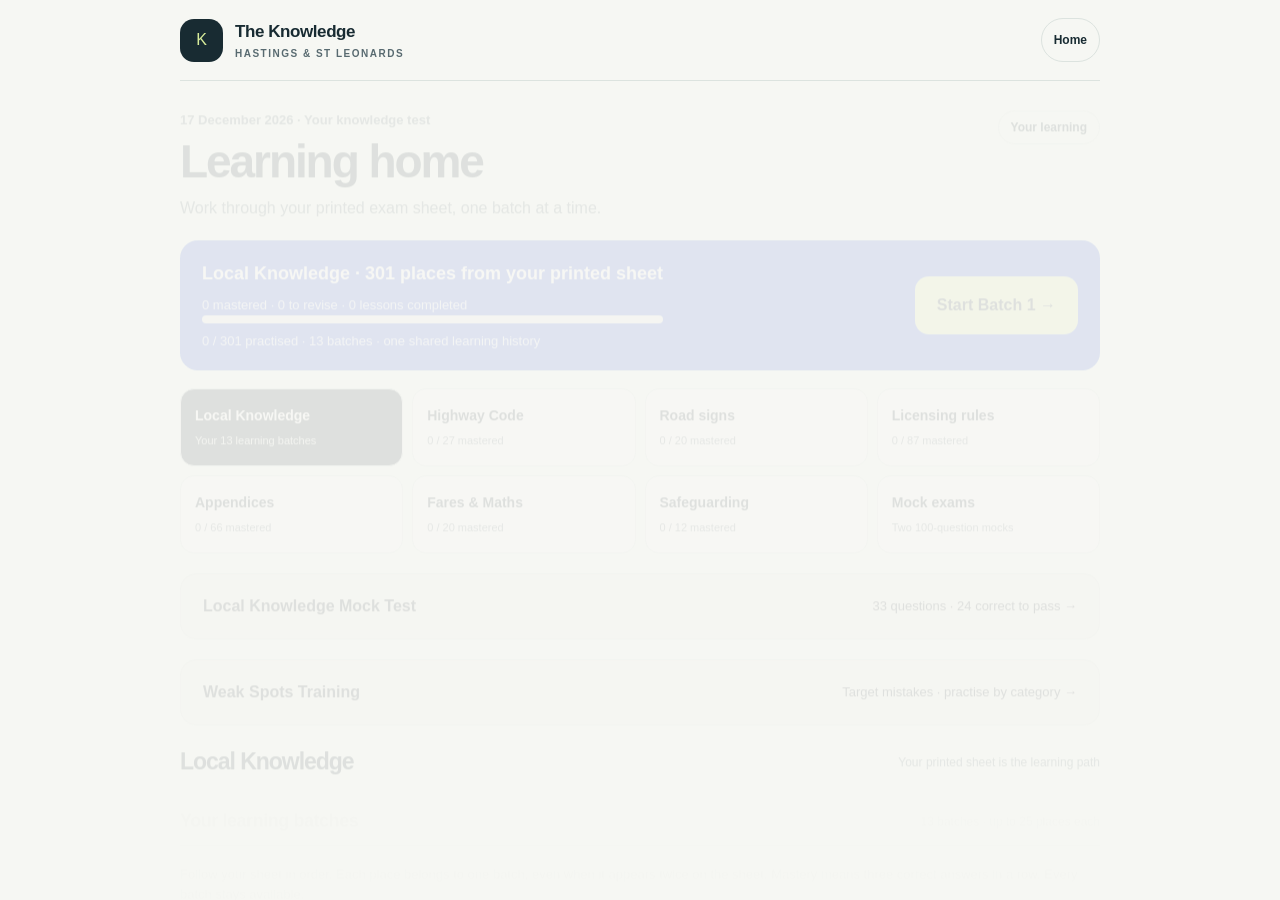
<file: index.html>
<!doctype html><html lang="en"><head><meta charset="utf-8"><meta name="viewport" content="width=device-width,initial-scale=1"><meta http-equiv="refresh" content="0;url=./learn.html"><title>The Knowledge</title></head><body><a href="./learn.html">Open The Knowledge</a></body></html>
</file>
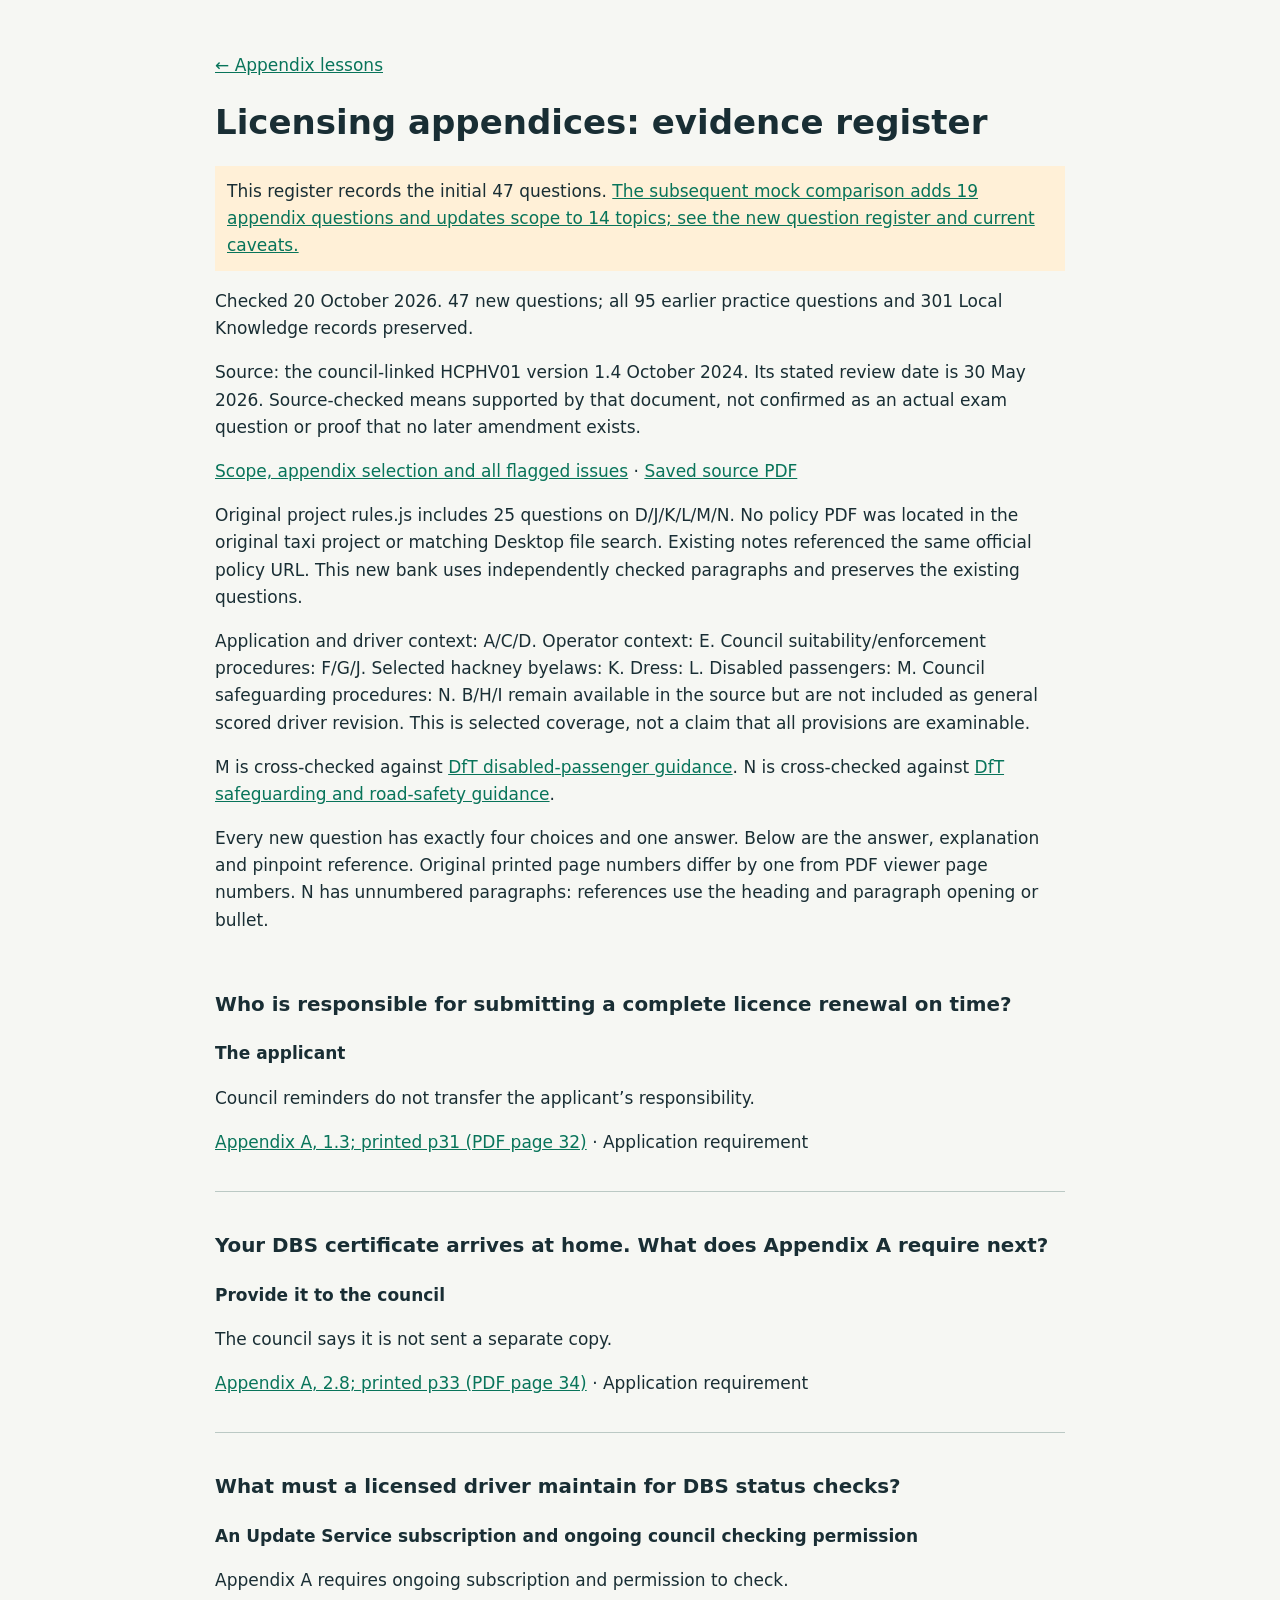
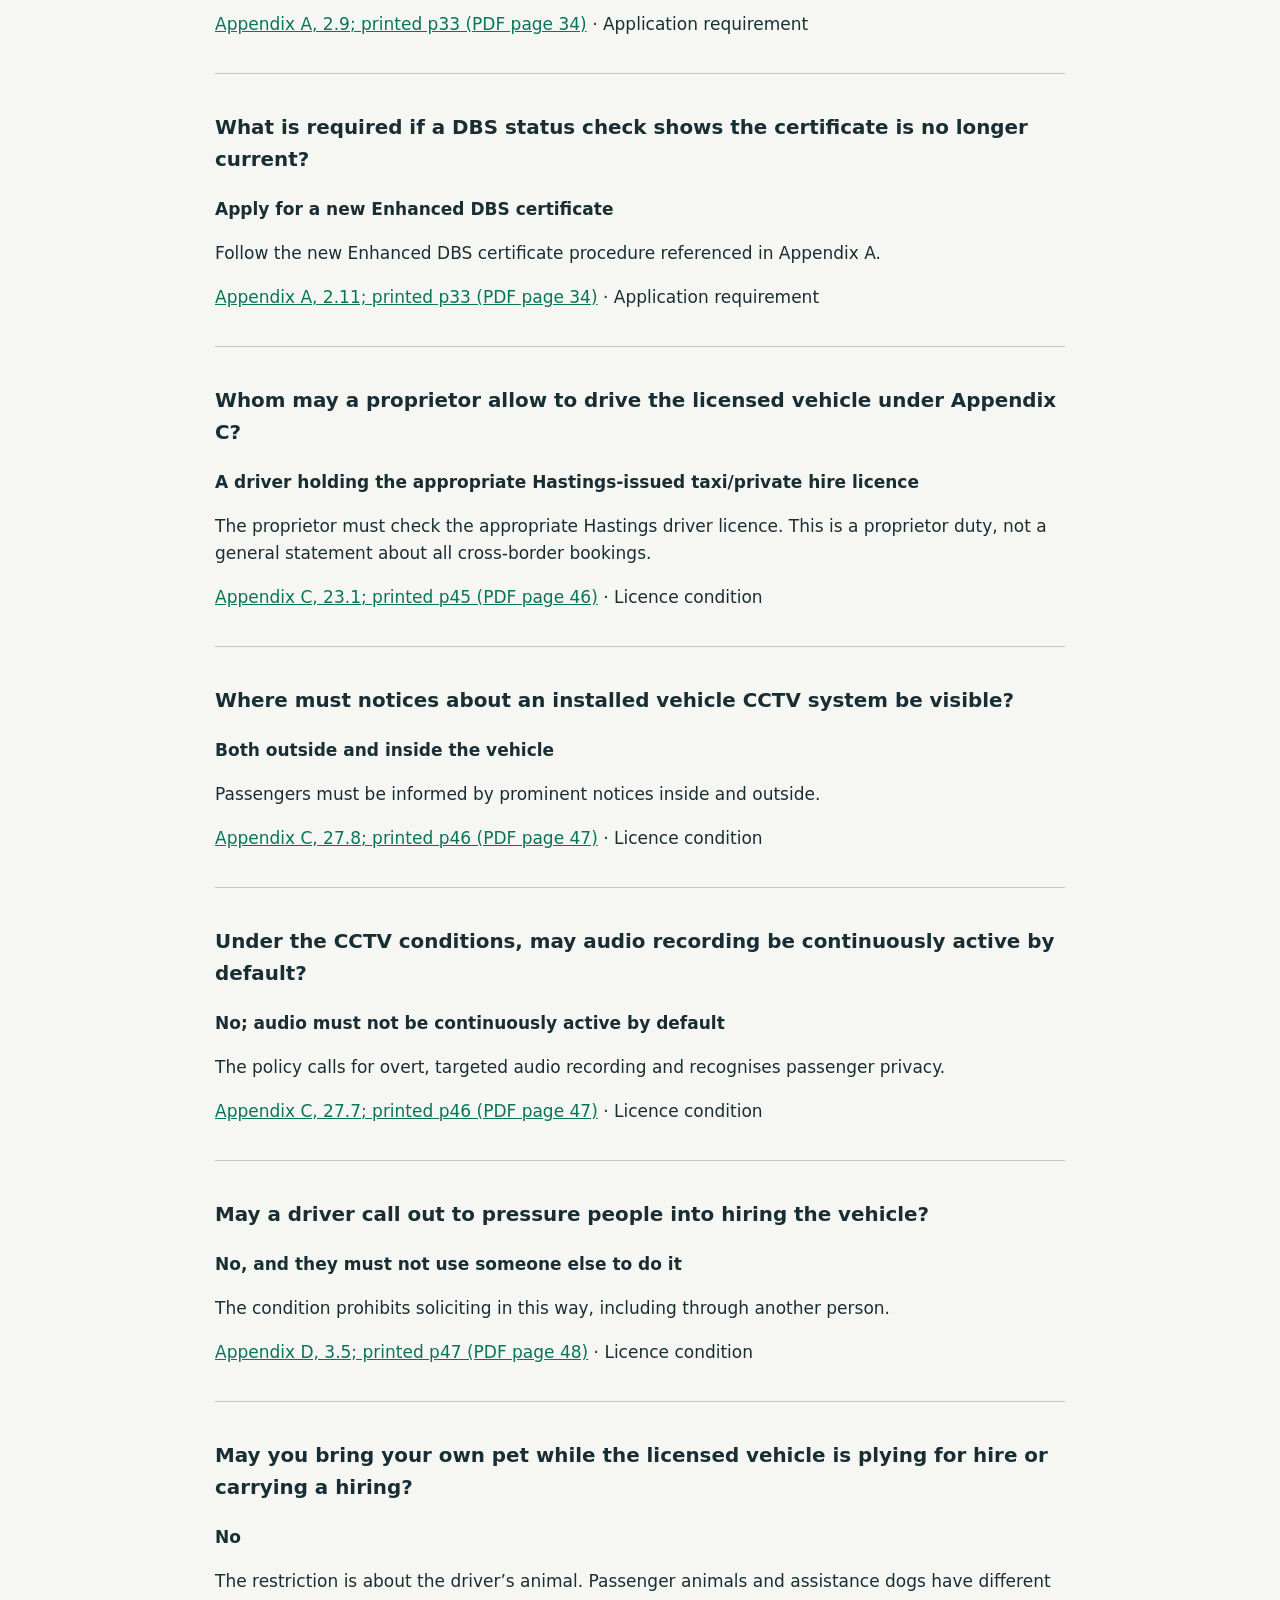
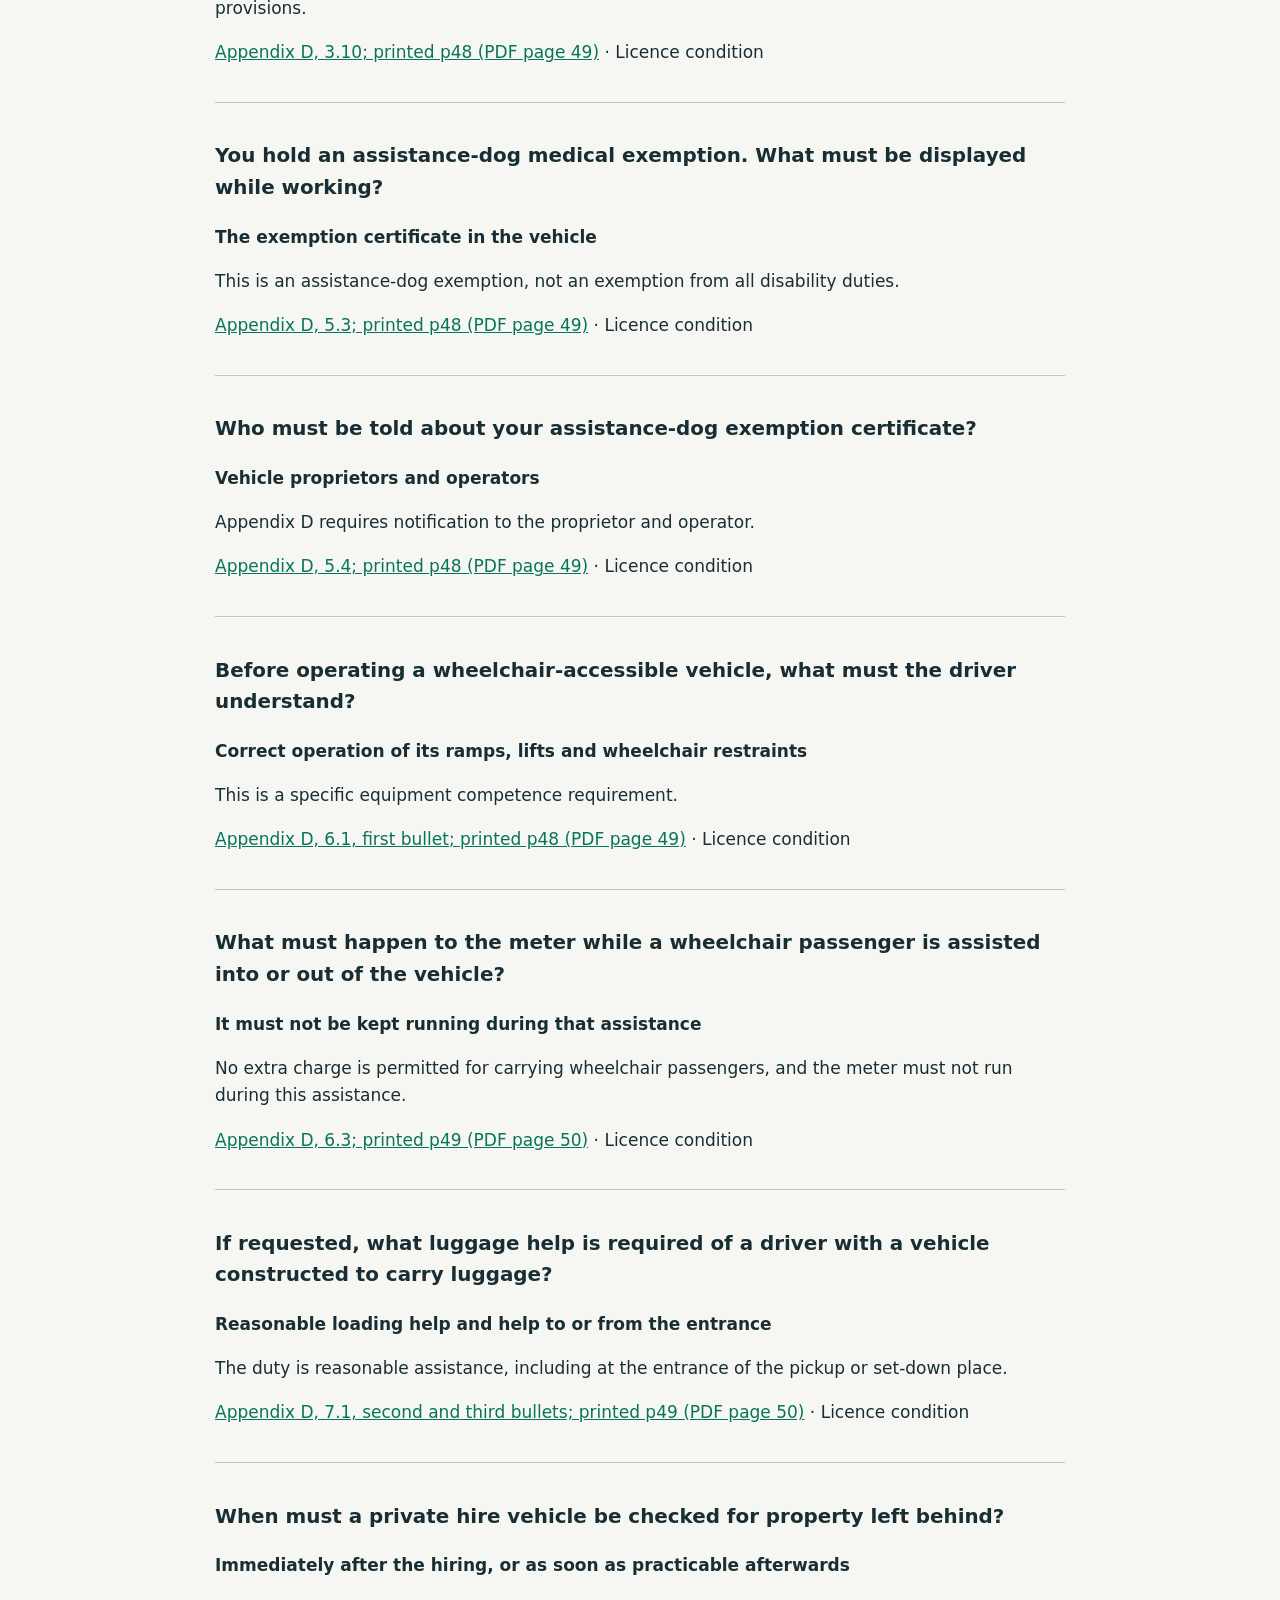
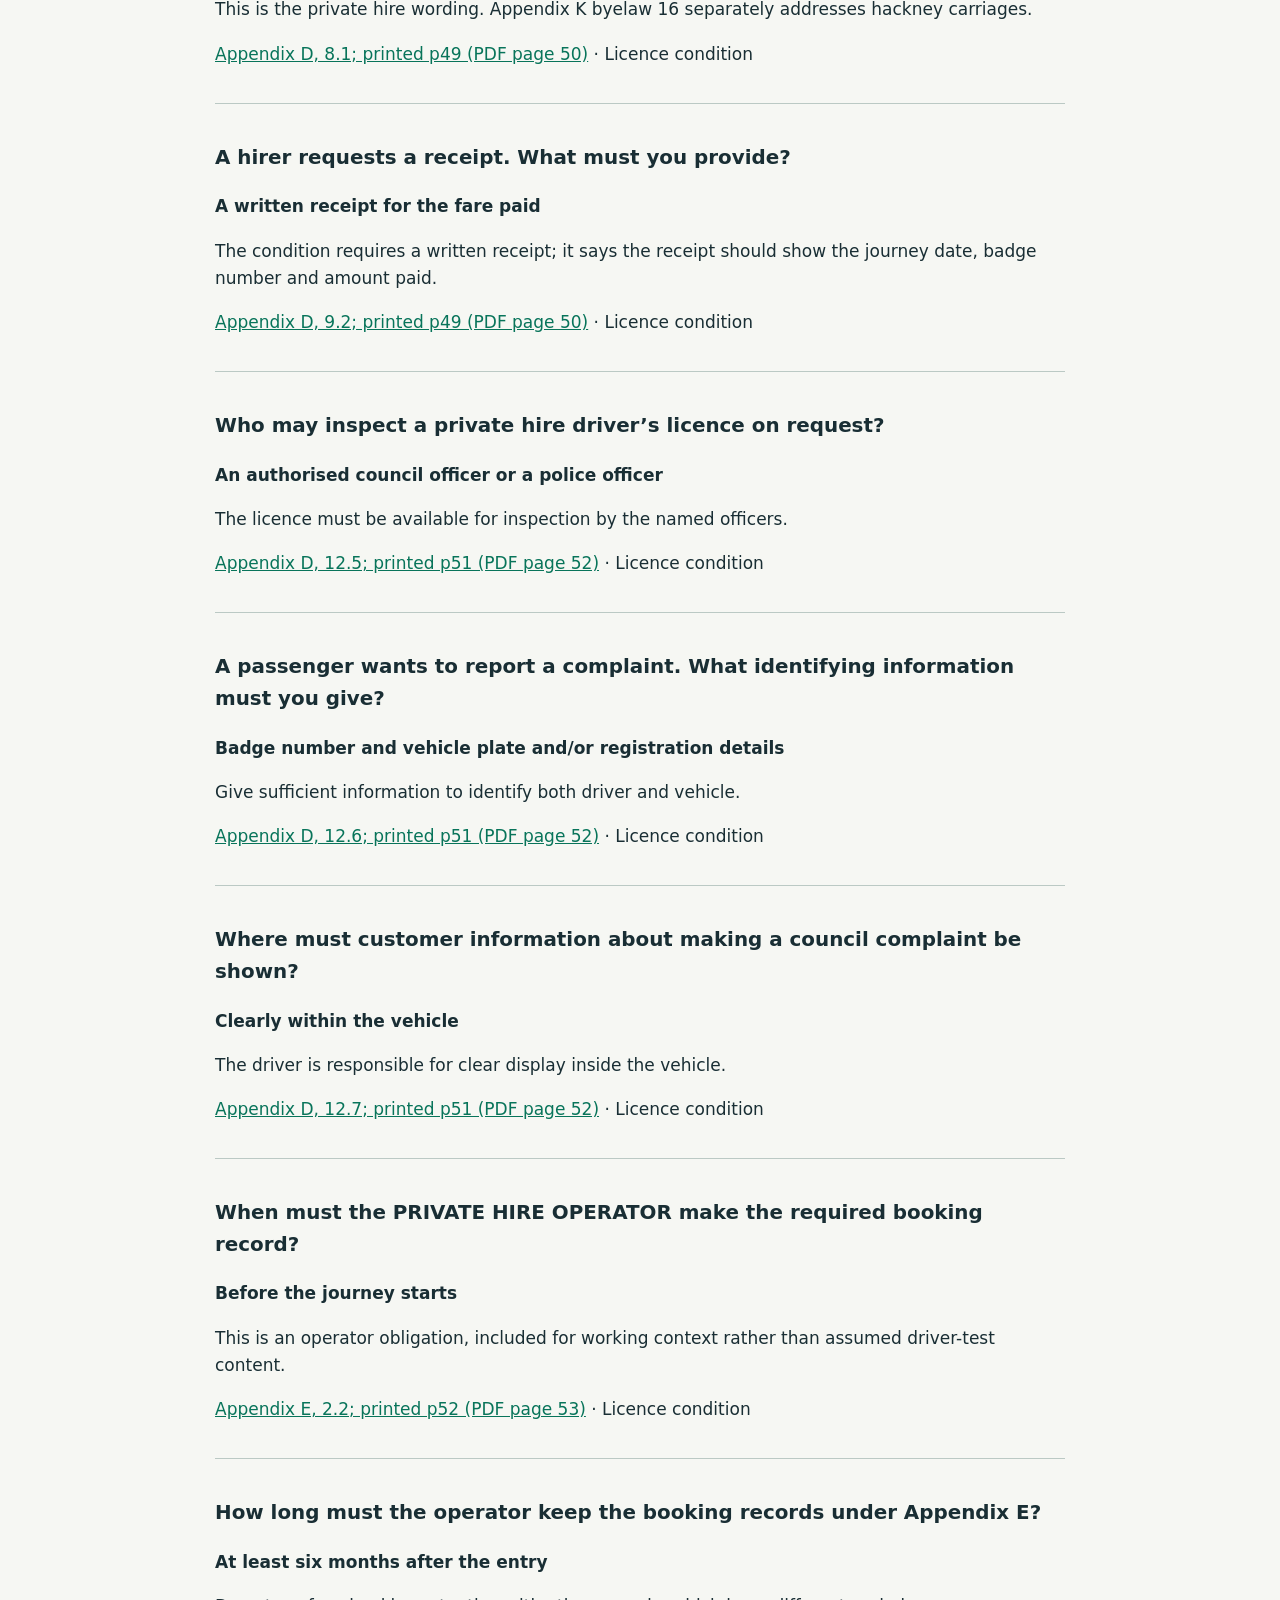
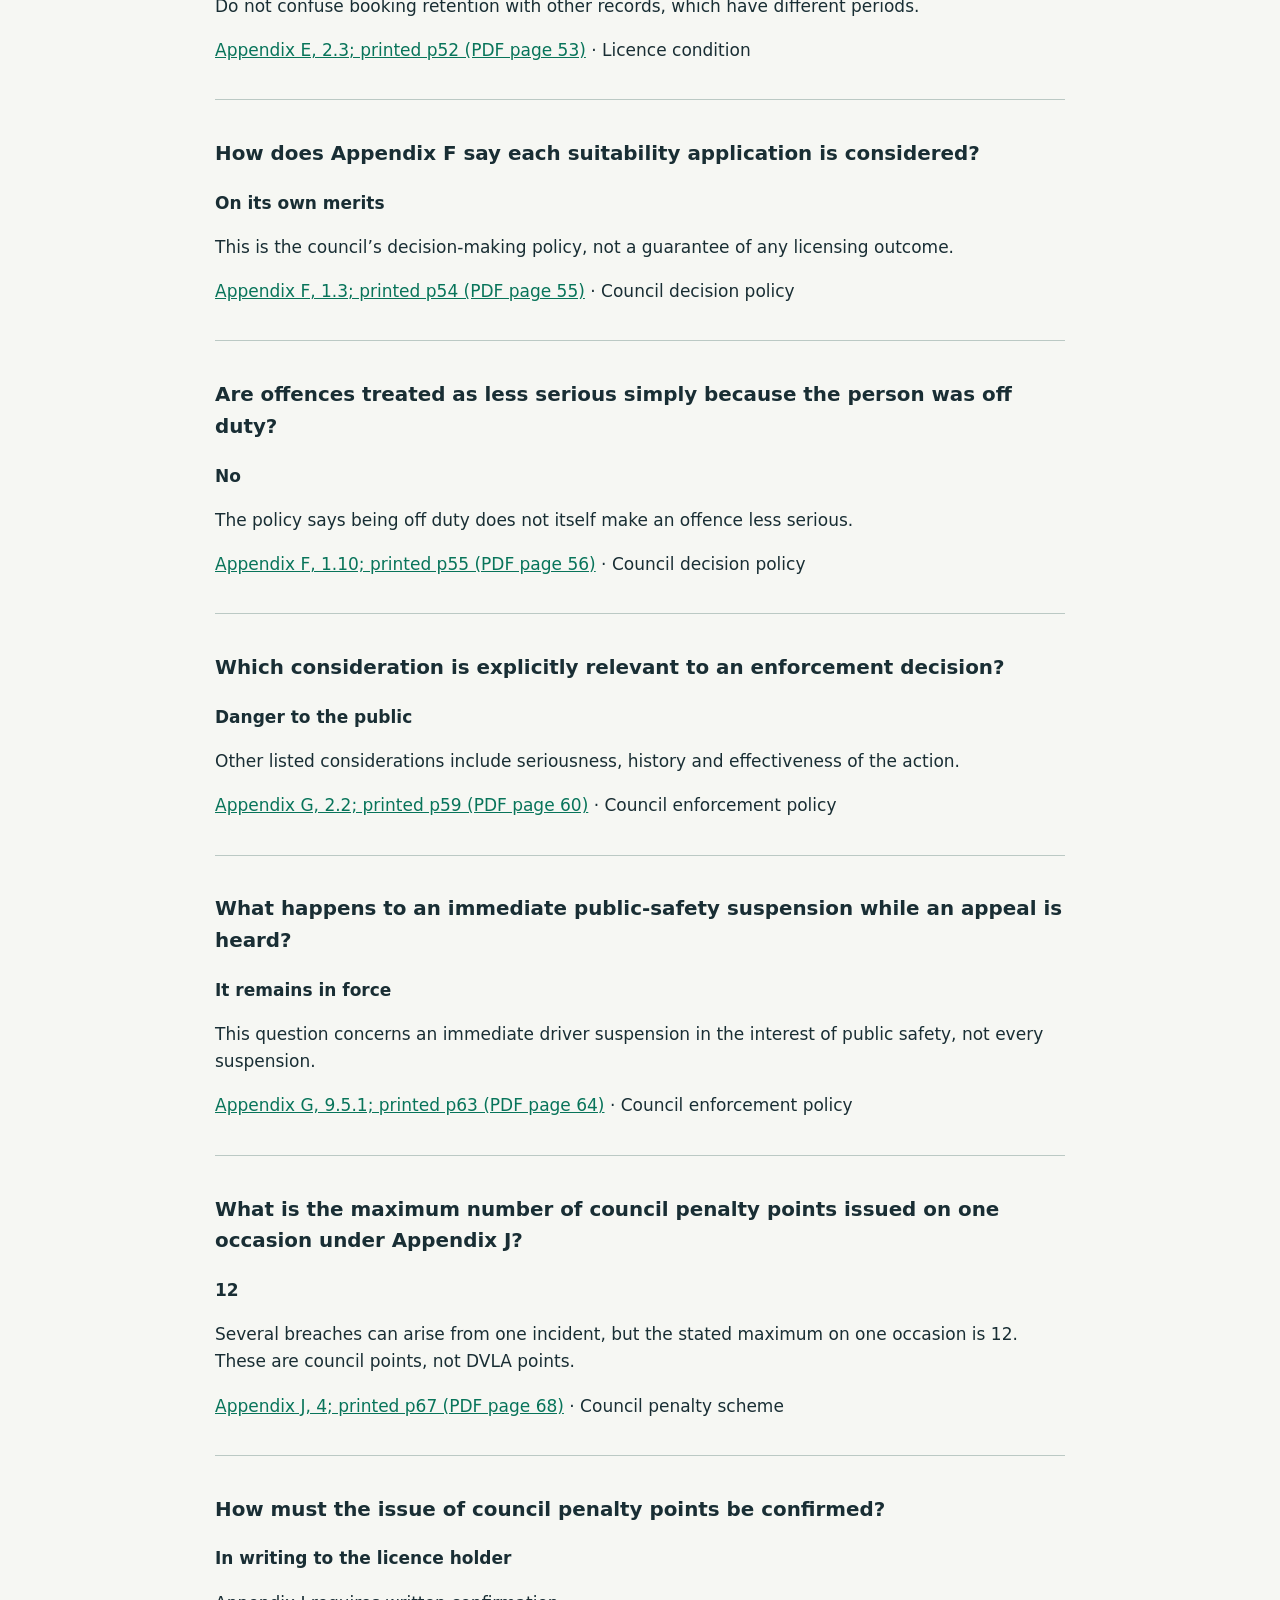
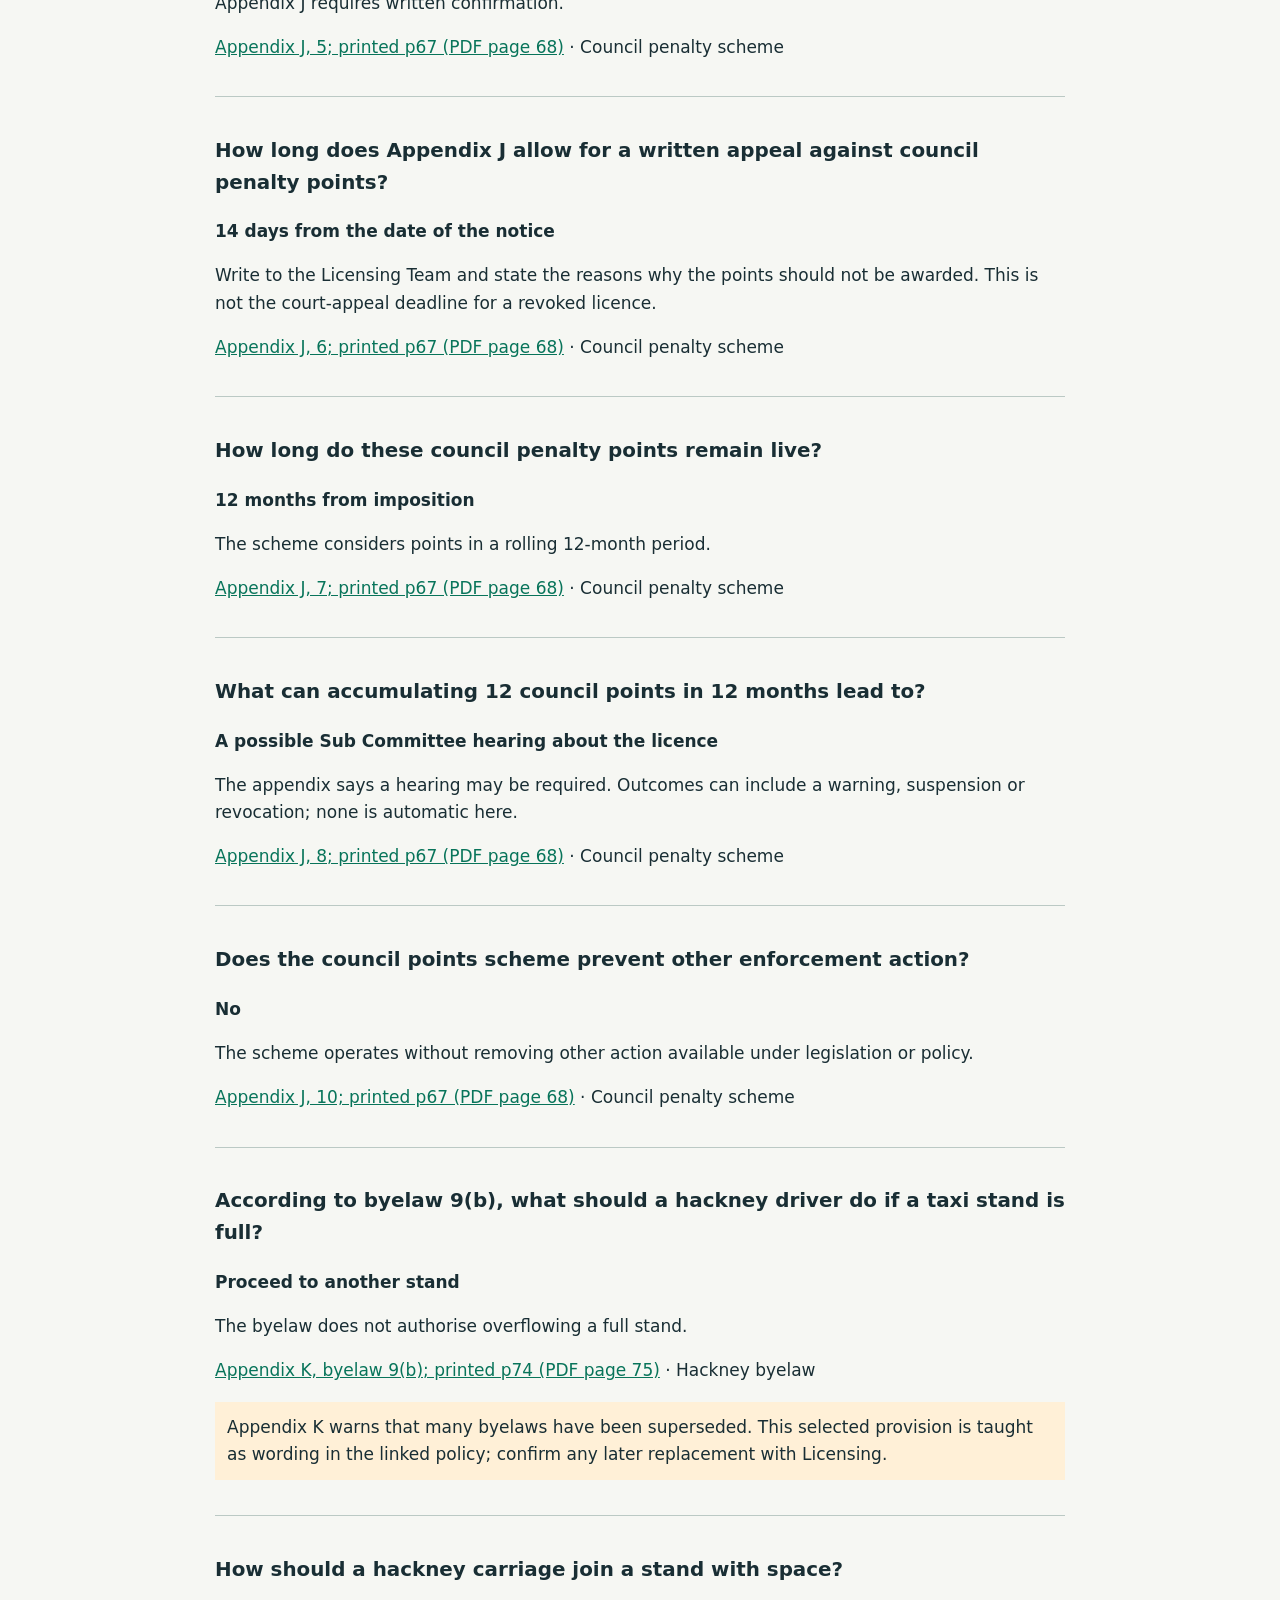
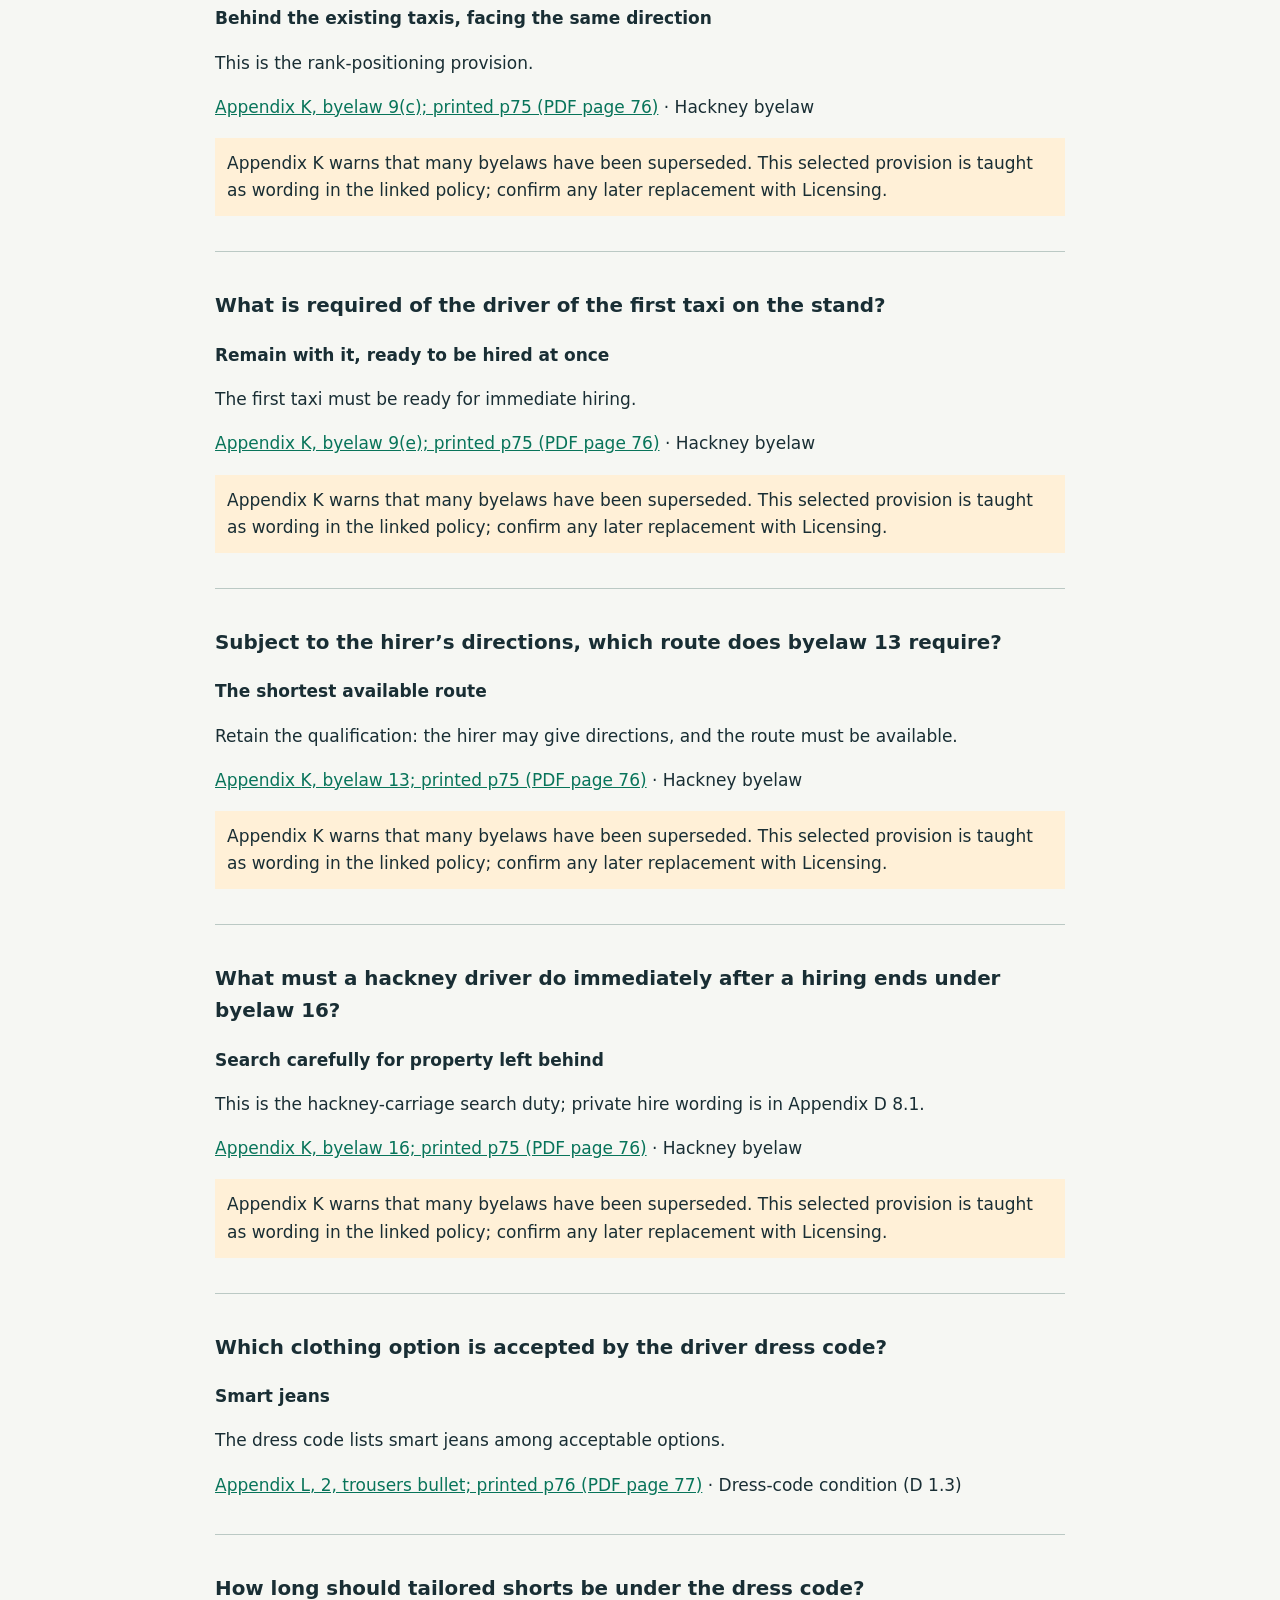
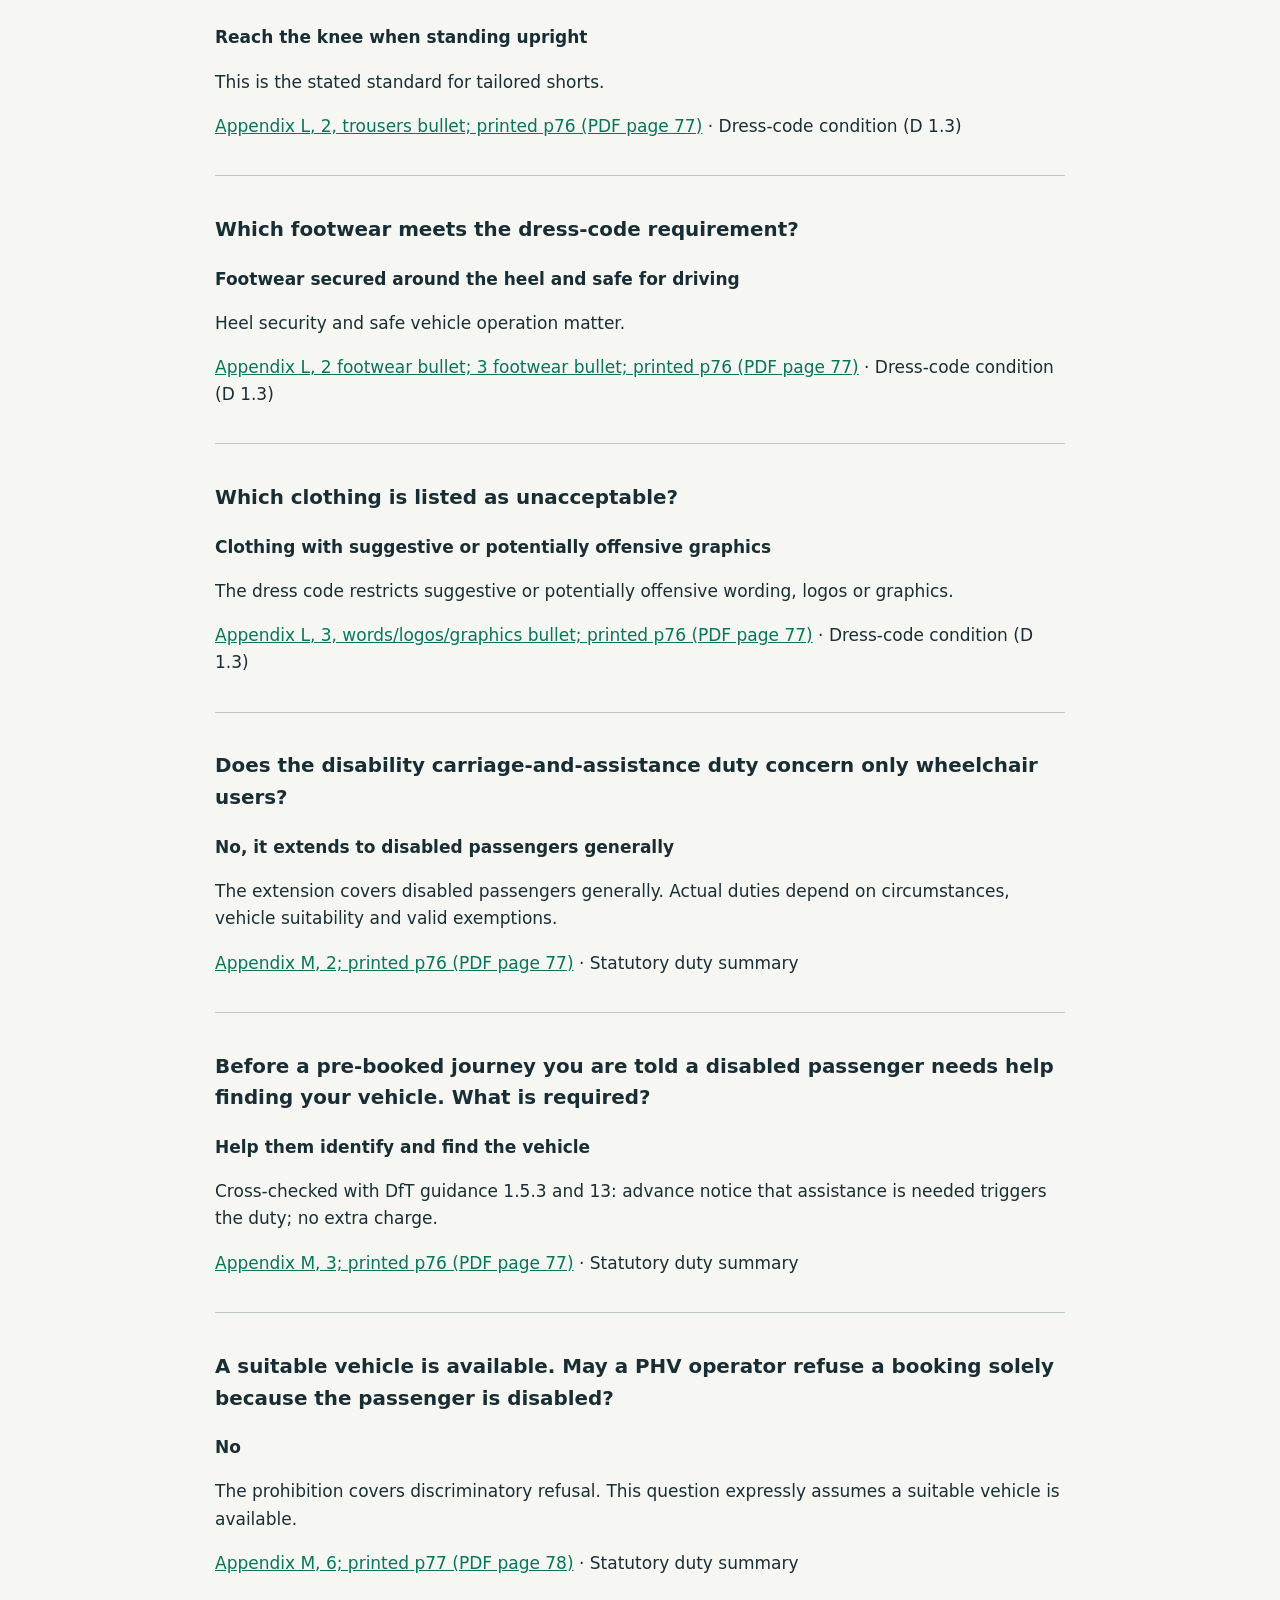
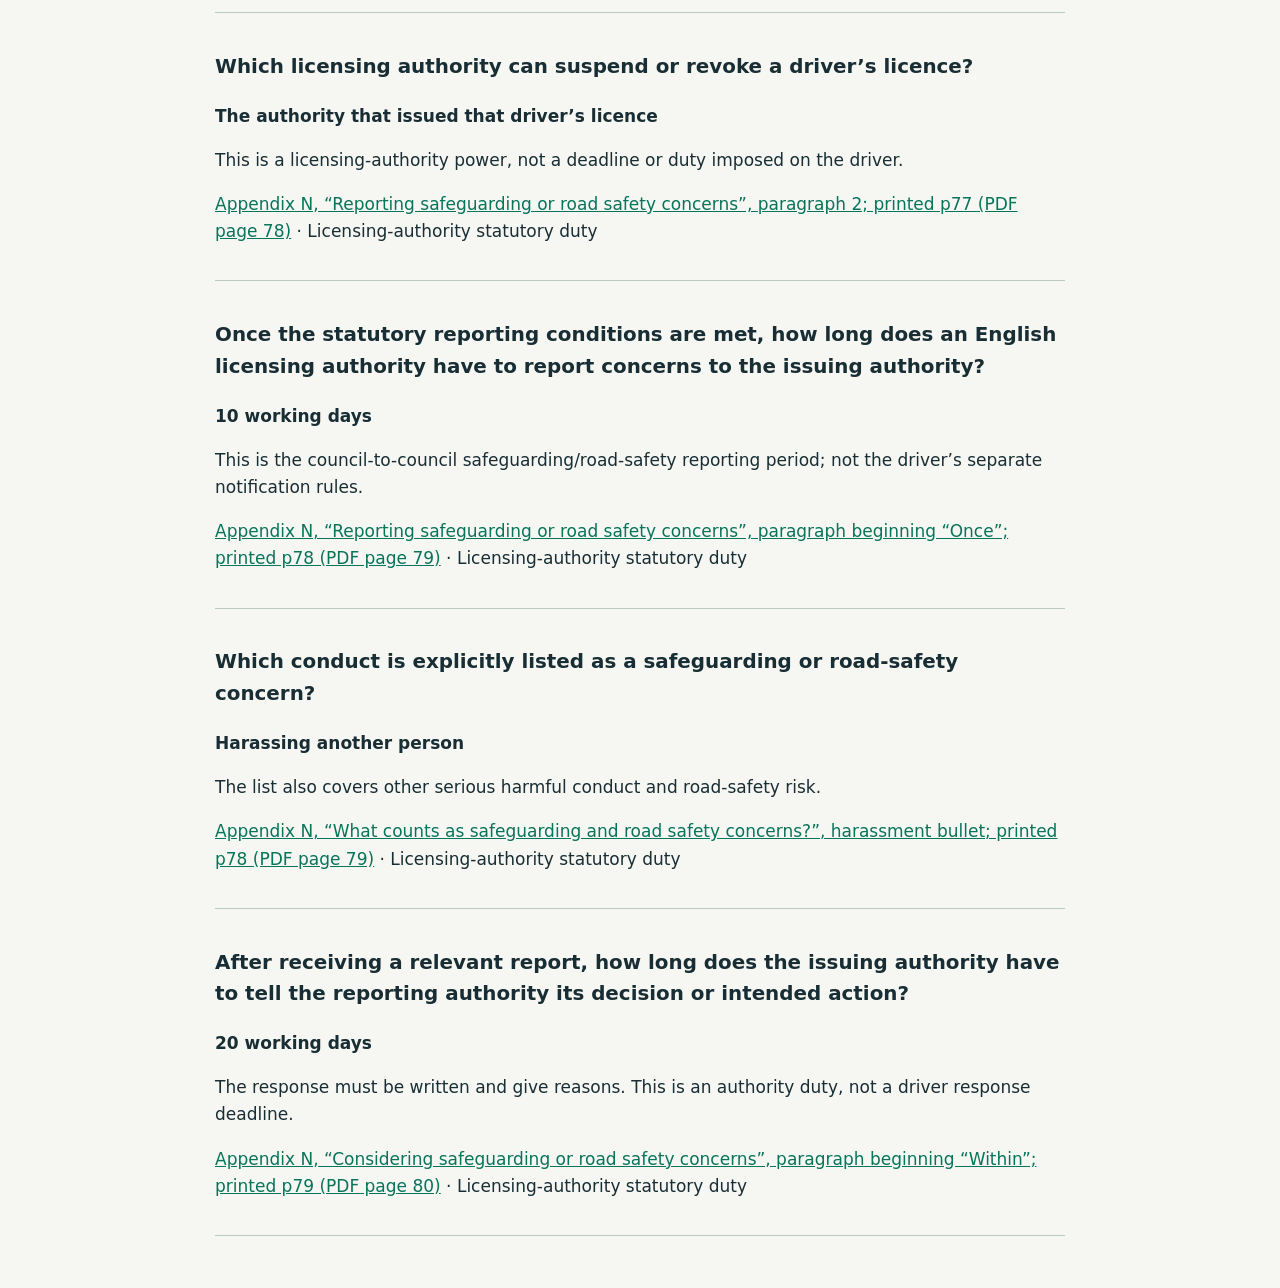
<file: appendices-report.html>
<!doctype html><html lang="en"><meta charset="utf-8"><meta name="viewport" content="width=device-width,initial-scale=1"><title>Licensing appendix evidence register</title><style>body{font:17px/1.6 system-ui;background:#f6f7f3;color:#192e34;max-width:850px;margin:32px auto;padding:20px}article{padding:18px 0;border-bottom:1px solid #bbc9c4}a{color:#08745a}.notice{background:#fff0d7;padding:12px}h1{line-height:1.2}</style><a href="index.html#subject/appendices">← Appendix lessons</a><h1>Licensing appendices: evidence register</h1><p class="notice">This register records the initial 47 questions. <a href="mock-comparison.html">The subsequent mock comparison adds 19 appendix questions and updates scope to 14 topics; see the new question register and current caveats.</a></p><p>Checked 20 October 2026. 47 new questions; all 95 earlier practice questions and 301 Local Knowledge records preserved.</p><p>Source: the council-linked HCPHV01 version 1.4 October 2024. Its stated review date is 30 May 2026. Source-checked means supported by that document, not confirmed as an actual exam question or proof that no later amendment exists.</p><p><a href="index.html#appendix-notes">Scope, appendix selection and all flagged issues</a> · <a href="Hastings-Taxi-Policy-checked-2026-10-20.pdf">Saved source PDF</a></p><p>Original project rules.js includes 25 questions on D/J/K/L/M/N. No policy PDF was located in the original taxi project or matching Desktop file search. Existing notes referenced the same official policy URL. This new bank uses independently checked paragraphs and preserves the existing questions.</p><p>Application and driver context: A/C/D. Operator context: E. Council suitability/enforcement procedures: F/G/J. Selected hackney byelaws: K. Dress: L. Disabled passengers: M. Council safeguarding procedures: N. B/H/I remain available in the source but are not included as general scored driver revision. This is selected coverage, not a claim that all provisions are examinable.</p><p>M is cross-checked against <a href="https://www.gov.uk/government/publications/access-to-taxis-and-private-hire-vehicles-for-disabled-users/access-to-taxis-and-private-hire-vehicles-for-disabled-users--2">DfT disabled-passenger guidance</a>. N is cross-checked against <a href="https://www.gov.uk/government/publications/taxis-and-private-hire-vehicles-safeguarding-and-road-safety-act-2022/taxis-and-private-hire-vehicles-safeguarding-and-road-safety-act-2022">DfT safeguarding and road-safety guidance</a>.</p><p>Every new question has exactly four choices and one answer. Below are the answer, explanation and pinpoint reference. Original printed page numbers differ by one from PDF viewer page numbers. N has unnumbered paragraphs: references use the heading and paragraph opening or bullet.</p><article id="appendix-a-01"><h3>Who is responsible for submitting a complete licence renewal on time?</h3><p><b>The applicant</b></p><p>Council reminders do not transfer the applicant’s responsibility.</p><p><a href="https://www.hastings.gov.uk/content/taxi/Hastings_Borough_Council_Taxi_Policy.pdf#page=32">Appendix A, 1.3; printed p31 (PDF page 32)</a> · Application requirement</p></article><article id="appendix-a-02"><h3>Your DBS certificate arrives at home. What does Appendix A require next?</h3><p><b>Provide it to the council</b></p><p>The council says it is not sent a separate copy.</p><p><a href="https://www.hastings.gov.uk/content/taxi/Hastings_Borough_Council_Taxi_Policy.pdf#page=34">Appendix A, 2.8; printed p33 (PDF page 34)</a> · Application requirement</p></article><article id="appendix-a-03"><h3>What must a licensed driver maintain for DBS status checks?</h3><p><b>An Update Service subscription and ongoing council checking permission</b></p><p>Appendix A requires ongoing subscription and permission to check.</p><p><a href="https://www.hastings.gov.uk/content/taxi/Hastings_Borough_Council_Taxi_Policy.pdf#page=34">Appendix A, 2.9; printed p33 (PDF page 34)</a> · Application requirement</p></article><article id="appendix-a-04"><h3>What is required if a DBS status check shows the certificate is no longer current?</h3><p><b>Apply for a new Enhanced DBS certificate</b></p><p>Follow the new Enhanced DBS certificate procedure referenced in Appendix A.</p><p><a href="https://www.hastings.gov.uk/content/taxi/Hastings_Borough_Council_Taxi_Policy.pdf#page=34">Appendix A, 2.11; printed p33 (PDF page 34)</a> · Application requirement</p></article><article id="appendix-c-01"><h3>Whom may a proprietor allow to drive the licensed vehicle under Appendix C?</h3><p><b>A driver holding the appropriate Hastings-issued taxi/private hire licence</b></p><p>The proprietor must check the appropriate Hastings driver licence. This is a proprietor duty, not a general statement about all cross-border bookings.</p><p><a href="https://www.hastings.gov.uk/content/taxi/Hastings_Borough_Council_Taxi_Policy.pdf#page=46">Appendix C, 23.1; printed p45 (PDF page 46)</a> · Licence condition</p></article><article id="appendix-c-02"><h3>Where must notices about an installed vehicle CCTV system be visible?</h3><p><b>Both outside and inside the vehicle</b></p><p>Passengers must be informed by prominent notices inside and outside.</p><p><a href="https://www.hastings.gov.uk/content/taxi/Hastings_Borough_Council_Taxi_Policy.pdf#page=47">Appendix C, 27.8; printed p46 (PDF page 47)</a> · Licence condition</p></article><article id="appendix-c-03"><h3>Under the CCTV conditions, may audio recording be continuously active by default?</h3><p><b>No; audio must not be continuously active by default</b></p><p>The policy calls for overt, targeted audio recording and recognises passenger privacy.</p><p><a href="https://www.hastings.gov.uk/content/taxi/Hastings_Borough_Council_Taxi_Policy.pdf#page=47">Appendix C, 27.7; printed p46 (PDF page 47)</a> · Licence condition</p></article><article id="appendix-d-01"><h3>May a driver call out to pressure people into hiring the vehicle?</h3><p><b>No, and they must not use someone else to do it</b></p><p>The condition prohibits soliciting in this way, including through another person.</p><p><a href="https://www.hastings.gov.uk/content/taxi/Hastings_Borough_Council_Taxi_Policy.pdf#page=48">Appendix D, 3.5; printed p47 (PDF page 48)</a> · Licence condition</p></article><article id="appendix-d-02"><h3>May you bring your own pet while the licensed vehicle is plying for hire or carrying a hiring?</h3><p><b>No</b></p><p>The restriction is about the driver’s animal. Passenger animals and assistance dogs have different provisions.</p><p><a href="https://www.hastings.gov.uk/content/taxi/Hastings_Borough_Council_Taxi_Policy.pdf#page=49">Appendix D, 3.10; printed p48 (PDF page 49)</a> · Licence condition</p></article><article id="appendix-d-03"><h3>You hold an assistance-dog medical exemption. What must be displayed while working?</h3><p><b>The exemption certificate in the vehicle</b></p><p>This is an assistance-dog exemption, not an exemption from all disability duties.</p><p><a href="https://www.hastings.gov.uk/content/taxi/Hastings_Borough_Council_Taxi_Policy.pdf#page=49">Appendix D, 5.3; printed p48 (PDF page 49)</a> · Licence condition</p></article><article id="appendix-d-04"><h3>Who must be told about your assistance-dog exemption certificate?</h3><p><b>Vehicle proprietors and operators</b></p><p>Appendix D requires notification to the proprietor and operator.</p><p><a href="https://www.hastings.gov.uk/content/taxi/Hastings_Borough_Council_Taxi_Policy.pdf#page=49">Appendix D, 5.4; printed p48 (PDF page 49)</a> · Licence condition</p></article><article id="appendix-d-05"><h3>Before operating a wheelchair-accessible vehicle, what must the driver understand?</h3><p><b>Correct operation of its ramps, lifts and wheelchair restraints</b></p><p>This is a specific equipment competence requirement.</p><p><a href="https://www.hastings.gov.uk/content/taxi/Hastings_Borough_Council_Taxi_Policy.pdf#page=49">Appendix D, 6.1, first bullet; printed p48 (PDF page 49)</a> · Licence condition</p></article><article id="appendix-d-06"><h3>What must happen to the meter while a wheelchair passenger is assisted into or out of the vehicle?</h3><p><b>It must not be kept running during that assistance</b></p><p>No extra charge is permitted for carrying wheelchair passengers, and the meter must not run during this assistance.</p><p><a href="https://www.hastings.gov.uk/content/taxi/Hastings_Borough_Council_Taxi_Policy.pdf#page=50">Appendix D, 6.3; printed p49 (PDF page 50)</a> · Licence condition</p></article><article id="appendix-d-07"><h3>If requested, what luggage help is required of a driver with a vehicle constructed to carry luggage?</h3><p><b>Reasonable loading help and help to or from the entrance</b></p><p>The duty is reasonable assistance, including at the entrance of the pickup or set-down place.</p><p><a href="https://www.hastings.gov.uk/content/taxi/Hastings_Borough_Council_Taxi_Policy.pdf#page=50">Appendix D, 7.1, second and third bullets; printed p49 (PDF page 50)</a> · Licence condition</p></article><article id="appendix-d-08"><h3>When must a private hire vehicle be checked for property left behind?</h3><p><b>Immediately after the hiring, or as soon as practicable afterwards</b></p><p>This is the private hire wording. Appendix K byelaw 16 separately addresses hackney carriages.</p><p><a href="https://www.hastings.gov.uk/content/taxi/Hastings_Borough_Council_Taxi_Policy.pdf#page=50">Appendix D, 8.1; printed p49 (PDF page 50)</a> · Licence condition</p></article><article id="appendix-d-09"><h3>A hirer requests a receipt. What must you provide?</h3><p><b>A written receipt for the fare paid</b></p><p>The condition requires a written receipt; it says the receipt should show the journey date, badge number and amount paid.</p><p><a href="https://www.hastings.gov.uk/content/taxi/Hastings_Borough_Council_Taxi_Policy.pdf#page=50">Appendix D, 9.2; printed p49 (PDF page 50)</a> · Licence condition</p></article><article id="appendix-d-10"><h3>Who may inspect a private hire driver’s licence on request?</h3><p><b>An authorised council officer or a police officer</b></p><p>The licence must be available for inspection by the named officers.</p><p><a href="https://www.hastings.gov.uk/content/taxi/Hastings_Borough_Council_Taxi_Policy.pdf#page=52">Appendix D, 12.5; printed p51 (PDF page 52)</a> · Licence condition</p></article><article id="appendix-d-11"><h3>A passenger wants to report a complaint. What identifying information must you give?</h3><p><b>Badge number and vehicle plate and/or registration details</b></p><p>Give sufficient information to identify both driver and vehicle.</p><p><a href="https://www.hastings.gov.uk/content/taxi/Hastings_Borough_Council_Taxi_Policy.pdf#page=52">Appendix D, 12.6; printed p51 (PDF page 52)</a> · Licence condition</p></article><article id="appendix-d-12"><h3>Where must customer information about making a council complaint be shown?</h3><p><b>Clearly within the vehicle</b></p><p>The driver is responsible for clear display inside the vehicle.</p><p><a href="https://www.hastings.gov.uk/content/taxi/Hastings_Borough_Council_Taxi_Policy.pdf#page=52">Appendix D, 12.7; printed p51 (PDF page 52)</a> · Licence condition</p></article><article id="appendix-e-01"><h3>When must the PRIVATE HIRE OPERATOR make the required booking record?</h3><p><b>Before the journey starts</b></p><p>This is an operator obligation, included for working context rather than assumed driver-test content.</p><p><a href="https://www.hastings.gov.uk/content/taxi/Hastings_Borough_Council_Taxi_Policy.pdf#page=53">Appendix E, 2.2; printed p52 (PDF page 53)</a> · Licence condition</p></article><article id="appendix-e-02"><h3>How long must the operator keep the booking records under Appendix E?</h3><p><b>At least six months after the entry</b></p><p>Do not confuse booking retention with other records, which have different periods.</p><p><a href="https://www.hastings.gov.uk/content/taxi/Hastings_Borough_Council_Taxi_Policy.pdf#page=53">Appendix E, 2.3; printed p52 (PDF page 53)</a> · Licence condition</p></article><article id="appendix-f-01"><h3>How does Appendix F say each suitability application is considered?</h3><p><b>On its own merits</b></p><p>This is the council’s decision-making policy, not a guarantee of any licensing outcome.</p><p><a href="https://www.hastings.gov.uk/content/taxi/Hastings_Borough_Council_Taxi_Policy.pdf#page=55">Appendix F, 1.3; printed p54 (PDF page 55)</a> · Council decision policy</p></article><article id="appendix-f-02"><h3>Are offences treated as less serious simply because the person was off duty?</h3><p><b>No</b></p><p>The policy says being off duty does not itself make an offence less serious.</p><p><a href="https://www.hastings.gov.uk/content/taxi/Hastings_Borough_Council_Taxi_Policy.pdf#page=56">Appendix F, 1.10; printed p55 (PDF page 56)</a> · Council decision policy</p></article><article id="appendix-g-01"><h3>Which consideration is explicitly relevant to an enforcement decision?</h3><p><b>Danger to the public</b></p><p>Other listed considerations include seriousness, history and effectiveness of the action.</p><p><a href="https://www.hastings.gov.uk/content/taxi/Hastings_Borough_Council_Taxi_Policy.pdf#page=60">Appendix G, 2.2; printed p59 (PDF page 60)</a> · Council enforcement policy</p></article><article id="appendix-g-02"><h3>What happens to an immediate public-safety suspension while an appeal is heard?</h3><p><b>It remains in force</b></p><p>This question concerns an immediate driver suspension in the interest of public safety, not every suspension.</p><p><a href="https://www.hastings.gov.uk/content/taxi/Hastings_Borough_Council_Taxi_Policy.pdf#page=64">Appendix G, 9.5.1; printed p63 (PDF page 64)</a> · Council enforcement policy</p></article><article id="appendix-j-01"><h3>What is the maximum number of council penalty points issued on one occasion under Appendix J?</h3><p><b>12</b></p><p>Several breaches can arise from one incident, but the stated maximum on one occasion is 12. These are council points, not DVLA points.</p><p><a href="https://www.hastings.gov.uk/content/taxi/Hastings_Borough_Council_Taxi_Policy.pdf#page=68">Appendix J, 4; printed p67 (PDF page 68)</a> · Council penalty scheme</p></article><article id="appendix-j-02"><h3>How must the issue of council penalty points be confirmed?</h3><p><b>In writing to the licence holder</b></p><p>Appendix J requires written confirmation.</p><p><a href="https://www.hastings.gov.uk/content/taxi/Hastings_Borough_Council_Taxi_Policy.pdf#page=68">Appendix J, 5; printed p67 (PDF page 68)</a> · Council penalty scheme</p></article><article id="appendix-j-03"><h3>How long does Appendix J allow for a written appeal against council penalty points?</h3><p><b>14 days from the date of the notice</b></p><p>Write to the Licensing Team and state the reasons why the points should not be awarded. This is not the court-appeal deadline for a revoked licence.</p><p><a href="https://www.hastings.gov.uk/content/taxi/Hastings_Borough_Council_Taxi_Policy.pdf#page=68">Appendix J, 6; printed p67 (PDF page 68)</a> · Council penalty scheme</p></article><article id="appendix-j-04"><h3>How long do these council penalty points remain live?</h3><p><b>12 months from imposition</b></p><p>The scheme considers points in a rolling 12-month period.</p><p><a href="https://www.hastings.gov.uk/content/taxi/Hastings_Borough_Council_Taxi_Policy.pdf#page=68">Appendix J, 7; printed p67 (PDF page 68)</a> · Council penalty scheme</p></article><article id="appendix-j-05"><h3>What can accumulating 12 council points in 12 months lead to?</h3><p><b>A possible Sub Committee hearing about the licence</b></p><p>The appendix says a hearing may be required. Outcomes can include a warning, suspension or revocation; none is automatic here.</p><p><a href="https://www.hastings.gov.uk/content/taxi/Hastings_Borough_Council_Taxi_Policy.pdf#page=68">Appendix J, 8; printed p67 (PDF page 68)</a> · Council penalty scheme</p></article><article id="appendix-j-06"><h3>Does the council points scheme prevent other enforcement action?</h3><p><b>No</b></p><p>The scheme operates without removing other action available under legislation or policy.</p><p><a href="https://www.hastings.gov.uk/content/taxi/Hastings_Borough_Council_Taxi_Policy.pdf#page=68">Appendix J, 10; printed p67 (PDF page 68)</a> · Council penalty scheme</p></article><article id="appendix-k-01"><h3>According to byelaw 9(b), what should a hackney driver do if a taxi stand is full?</h3><p><b>Proceed to another stand</b></p><p>The byelaw does not authorise overflowing a full stand.</p><p><a href="https://www.hastings.gov.uk/content/taxi/Hastings_Borough_Council_Taxi_Policy.pdf#page=75">Appendix K, byelaw 9(b); printed p74 (PDF page 75)</a> · Hackney byelaw</p><p class="notice">Appendix K warns that many byelaws have been superseded. This selected provision is taught as wording in the linked policy; confirm any later replacement with Licensing.</p></article><article id="appendix-k-02"><h3>How should a hackney carriage join a stand with space?</h3><p><b>Behind the existing taxis, facing the same direction</b></p><p>This is the rank-positioning provision.</p><p><a href="https://www.hastings.gov.uk/content/taxi/Hastings_Borough_Council_Taxi_Policy.pdf#page=76">Appendix K, byelaw 9(c); printed p75 (PDF page 76)</a> · Hackney byelaw</p><p class="notice">Appendix K warns that many byelaws have been superseded. This selected provision is taught as wording in the linked policy; confirm any later replacement with Licensing.</p></article><article id="appendix-k-03"><h3>What is required of the driver of the first taxi on the stand?</h3><p><b>Remain with it, ready to be hired at once</b></p><p>The first taxi must be ready for immediate hiring.</p><p><a href="https://www.hastings.gov.uk/content/taxi/Hastings_Borough_Council_Taxi_Policy.pdf#page=76">Appendix K, byelaw 9(e); printed p75 (PDF page 76)</a> · Hackney byelaw</p><p class="notice">Appendix K warns that many byelaws have been superseded. This selected provision is taught as wording in the linked policy; confirm any later replacement with Licensing.</p></article><article id="appendix-k-04"><h3>Subject to the hirer’s directions, which route does byelaw 13 require?</h3><p><b>The shortest available route</b></p><p>Retain the qualification: the hirer may give directions, and the route must be available.</p><p><a href="https://www.hastings.gov.uk/content/taxi/Hastings_Borough_Council_Taxi_Policy.pdf#page=76">Appendix K, byelaw 13; printed p75 (PDF page 76)</a> · Hackney byelaw</p><p class="notice">Appendix K warns that many byelaws have been superseded. This selected provision is taught as wording in the linked policy; confirm any later replacement with Licensing.</p></article><article id="appendix-k-05"><h3>What must a hackney driver do immediately after a hiring ends under byelaw 16?</h3><p><b>Search carefully for property left behind</b></p><p>This is the hackney-carriage search duty; private hire wording is in Appendix D 8.1.</p><p><a href="https://www.hastings.gov.uk/content/taxi/Hastings_Borough_Council_Taxi_Policy.pdf#page=76">Appendix K, byelaw 16; printed p75 (PDF page 76)</a> · Hackney byelaw</p><p class="notice">Appendix K warns that many byelaws have been superseded. This selected provision is taught as wording in the linked policy; confirm any later replacement with Licensing.</p></article><article id="appendix-l-01"><h3>Which clothing option is accepted by the driver dress code?</h3><p><b>Smart jeans</b></p><p>The dress code lists smart jeans among acceptable options.</p><p><a href="https://www.hastings.gov.uk/content/taxi/Hastings_Borough_Council_Taxi_Policy.pdf#page=77">Appendix L, 2, trousers bullet; printed p76 (PDF page 77)</a> · Dress-code condition (D 1.3)</p></article><article id="appendix-l-02"><h3>How long should tailored shorts be under the dress code?</h3><p><b>Reach the knee when standing upright</b></p><p>This is the stated standard for tailored shorts.</p><p><a href="https://www.hastings.gov.uk/content/taxi/Hastings_Borough_Council_Taxi_Policy.pdf#page=77">Appendix L, 2, trousers bullet; printed p76 (PDF page 77)</a> · Dress-code condition (D 1.3)</p></article><article id="appendix-l-03"><h3>Which footwear meets the dress-code requirement?</h3><p><b>Footwear secured around the heel and safe for driving</b></p><p>Heel security and safe vehicle operation matter.</p><p><a href="https://www.hastings.gov.uk/content/taxi/Hastings_Borough_Council_Taxi_Policy.pdf#page=77">Appendix L, 2 footwear bullet; 3 footwear bullet; printed p76 (PDF page 77)</a> · Dress-code condition (D 1.3)</p></article><article id="appendix-l-04"><h3>Which clothing is listed as unacceptable?</h3><p><b>Clothing with suggestive or potentially offensive graphics</b></p><p>The dress code restricts suggestive or potentially offensive wording, logos or graphics.</p><p><a href="https://www.hastings.gov.uk/content/taxi/Hastings_Borough_Council_Taxi_Policy.pdf#page=77">Appendix L, 3, words/logos/graphics bullet; printed p76 (PDF page 77)</a> · Dress-code condition (D 1.3)</p></article><article id="appendix-m-01"><h3>Does the disability carriage-and-assistance duty concern only wheelchair users?</h3><p><b>No, it extends to disabled passengers generally</b></p><p>The extension covers disabled passengers generally. Actual duties depend on circumstances, vehicle suitability and valid exemptions.</p><p><a href="https://www.hastings.gov.uk/content/taxi/Hastings_Borough_Council_Taxi_Policy.pdf#page=77">Appendix M, 2; printed p76 (PDF page 77)</a> · Statutory duty summary</p></article><article id="appendix-m-02"><h3>Before a pre-booked journey you are told a disabled passenger needs help finding your vehicle. What is required?</h3><p><b>Help them identify and find the vehicle</b></p><p>Cross-checked with DfT guidance 1.5.3 and 13: advance notice that assistance is needed triggers the duty; no extra charge.</p><p><a href="https://www.hastings.gov.uk/content/taxi/Hastings_Borough_Council_Taxi_Policy.pdf#page=77">Appendix M, 3; printed p76 (PDF page 77)</a> · Statutory duty summary</p></article><article id="appendix-m-03"><h3>A suitable vehicle is available. May a PHV operator refuse a booking solely because the passenger is disabled?</h3><p><b>No</b></p><p>The prohibition covers discriminatory refusal. This question expressly assumes a suitable vehicle is available.</p><p><a href="https://www.hastings.gov.uk/content/taxi/Hastings_Borough_Council_Taxi_Policy.pdf#page=78">Appendix M, 6; printed p77 (PDF page 78)</a> · Statutory duty summary</p></article><article id="appendix-n-01"><h3>Which licensing authority can suspend or revoke a driver’s licence?</h3><p><b>The authority that issued that driver’s licence</b></p><p>This is a licensing-authority power, not a deadline or duty imposed on the driver.</p><p><a href="https://www.hastings.gov.uk/content/taxi/Hastings_Borough_Council_Taxi_Policy.pdf#page=78">Appendix N, “Reporting safeguarding or road safety concerns”, paragraph 2; printed p77 (PDF page 78)</a> · Licensing-authority statutory duty</p></article><article id="appendix-n-02"><h3>Once the statutory reporting conditions are met, how long does an English licensing authority have to report concerns to the issuing authority?</h3><p><b>10 working days</b></p><p>This is the council-to-council safeguarding/road-safety reporting period; not the driver’s separate notification rules.</p><p><a href="https://www.hastings.gov.uk/content/taxi/Hastings_Borough_Council_Taxi_Policy.pdf#page=79">Appendix N, “Reporting safeguarding or road safety concerns”, paragraph beginning “Once”; printed p78 (PDF page 79)</a> · Licensing-authority statutory duty</p></article><article id="appendix-n-03"><h3>Which conduct is explicitly listed as a safeguarding or road-safety concern?</h3><p><b>Harassing another person</b></p><p>The list also covers other serious harmful conduct and road-safety risk.</p><p><a href="https://www.hastings.gov.uk/content/taxi/Hastings_Borough_Council_Taxi_Policy.pdf#page=79">Appendix N, “What counts as safeguarding and road safety concerns?”, harassment bullet; printed p78 (PDF page 79)</a> · Licensing-authority statutory duty</p></article><article id="appendix-n-04"><h3>After receiving a relevant report, how long does the issuing authority have to tell the reporting authority its decision or intended action?</h3><p><b>20 working days</b></p><p>The response must be written and give reasons. This is an authority duty, not a driver response deadline.</p><p><a href="https://www.hastings.gov.uk/content/taxi/Hastings_Borough_Council_Taxi_Policy.pdf#page=80">Appendix N, “Considering safeguarding or road safety concerns”, paragraph beginning “Within”; printed p79 (PDF page 80)</a> · Licensing-authority statutory duty</p></article></html>
</file>
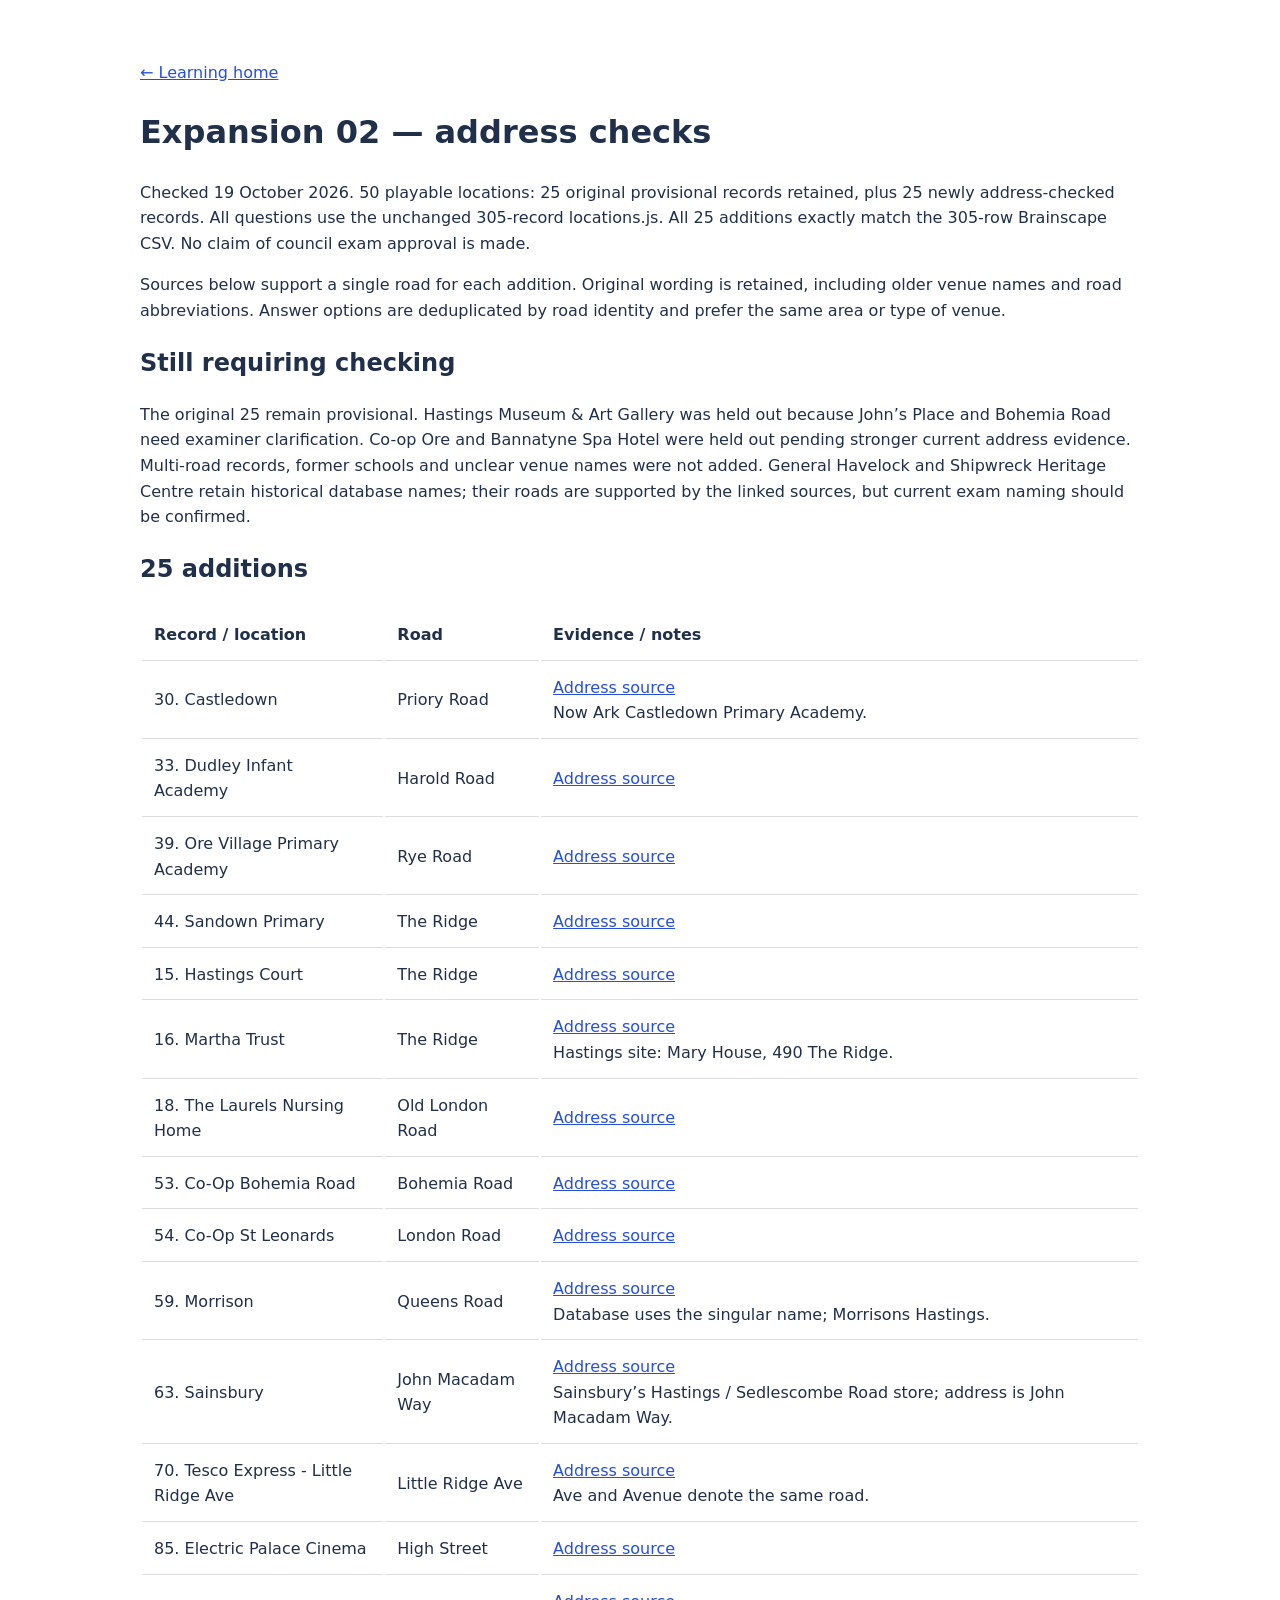
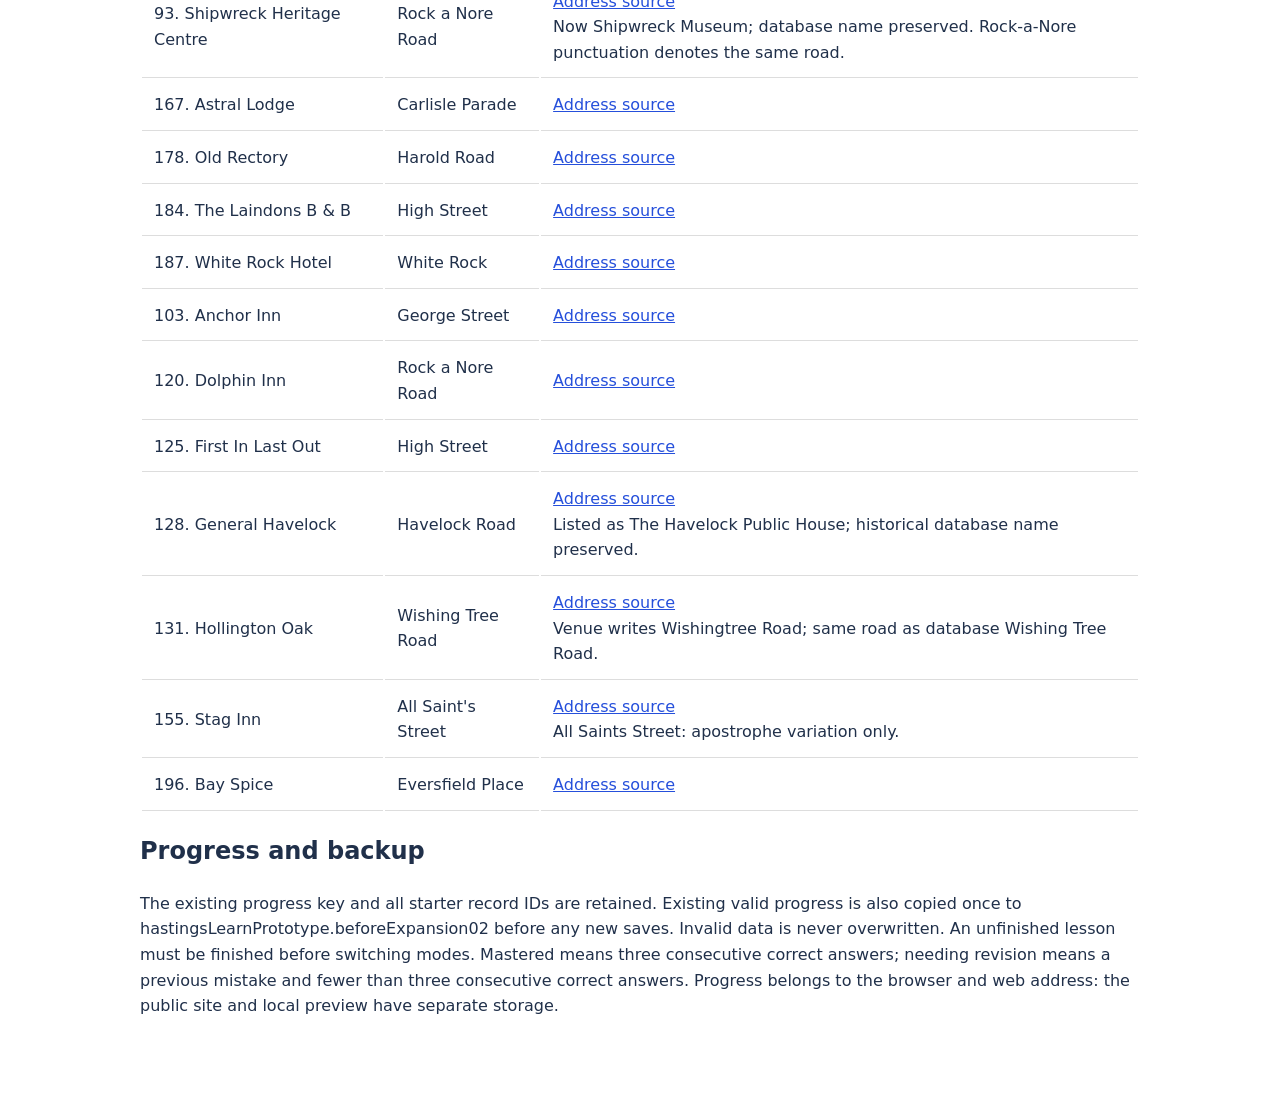
<file: learn-expansion02-report.html>
<!doctype html><html lang="en"><meta charset="utf-8"><meta name="viewport" content="width=device-width,initial-scale=1"><title>Expansion 02 — address checks</title><style>body{font:16px/1.6 system-ui;max-width:1000px;margin:40px auto;padding:20px;color:#20304a}td,th{padding:12px;text-align:left;border-bottom:1px solid #ddd}table{width:100%}a{color:#254fdb}@media(max-width:600px){table,tbody,tr,td{display:block}thead{display:none}}</style><a href="learn.html">← Learning home</a><h1>Expansion 02 — address checks</h1><p>Checked 19 October 2026. 50 playable locations: 25 original provisional records retained, plus 25 newly address-checked records. All questions use the unchanged 305-record locations.js. All 25 additions exactly match the 305-row Brainscape CSV. No claim of council exam approval is made.</p><p>Sources below support a single road for each addition. Original wording is retained, including older venue names and road abbreviations. Answer options are deduplicated by road identity and prefer the same area or type of venue.</p><h2>Still requiring checking</h2><p>The original 25 remain provisional. Hastings Museum &amp; Art Gallery was held out because John’s Place and Bohemia Road need examiner clarification. Co-op Ore and Bannatyne Spa Hotel were held out pending stronger current address evidence. Multi-road records, former schools and unclear venue names were not added. General Havelock and Shipwreck Heritage Centre retain historical database names; their roads are supported by the linked sources, but current exam naming should be confirmed.</p><h2>25 additions</h2><table><thead><tr><th>Record / location</th><th>Road</th><th>Evidence / notes</th></tr></thead><tbody><tr><td>30. Castledown</td><td>Priory Road</td><td><a href="https://arkcastledown.org/contact-us">Address source</a><br>Now Ark Castledown Primary Academy.</td></tr><tr><td>33. Dudley Infant Academy</td><td>Harold Road</td><td><a href="https://www.dudleyinfantacademy.org.uk/">Address source</a><br></td></tr><tr><td>39. Ore Village Primary Academy</td><td>Rye Road</td><td><a href="https://get-information-schools.service.gov.uk/Establishments/Establishment/Details/139683">Address source</a><br></td></tr><tr><td>44. Sandown Primary</td><td>The Ridge</td><td><a href="https://sandown.school/contact/">Address source</a><br></td></tr><tr><td>15. Hastings Court</td><td>The Ridge</td><td><a href="https://www.cqc.org.uk/location/1-1802389929/contact">Address source</a><br></td></tr><tr><td>16. Martha Trust</td><td>The Ridge</td><td><a href="https://www.marthatrust.org.uk/about-us/contact-us">Address source</a><br>Hastings site: Mary House, 490 The Ridge.</td></tr><tr><td>18. The Laurels Nursing Home</td><td>Old London Road</td><td><a href="https://laurelscarecentre.com/general-enquiries/">Address source</a><br></td></tr><tr><td>53. Co-Op Bohemia Road</td><td>Bohemia Road</td><td><a href="https://www.coop.co.uk/store-finder/TN37-6RE/45-47-bohemia-road">Address source</a><br></td></tr><tr><td>54. Co-Op St Leonards</td><td>London Road</td><td><a href="https://www.coop.co.uk/store-finder/TN37-6AN/30-32-london-road">Address source</a><br></td></tr><tr><td>59. Morrison</td><td>Queens Road</td><td><a href="https://www.morrisons.com/storefinder/353/hastings/">Address source</a><br>Database uses the singular name; Morrisons Hastings.</td></tr><tr><td>63. Sainsbury</td><td>John Macadam Way</td><td><a href="https://tuclothing.sainsburys.co.uk/store-finder/4373/hastings-sedlescombe-road">Address source</a><br>Sainsbury’s Hastings / Sedlescombe Road store; address is John Macadam Way.</td></tr><tr><td>70. Tesco Express - Little Ridge Ave</td><td>Little Ridge Ave</td><td><a href="https://www.tesco.com/store-locator/hastings">Address source</a><br>Ave and Avenue denote the same road.</td></tr><tr><td>85. Electric Palace Cinema</td><td>High Street</td><td><a href="https://electricpalacecinema.com/ElectricPalaceHastings.dll/Page?m=m&amp;p=6083">Address source</a><br></td></tr><tr><td>93. Shipwreck Heritage Centre</td><td>Rock a Nore Road</td><td><a href="https://shipwreckmuseum.co.uk/contact/">Address source</a><br>Now Shipwreck Museum; database name preserved. Rock-a-Nore punctuation denotes the same road.</td></tr><tr><td>167. Astral Lodge</td><td>Carlisle Parade</td><td><a href="https://www.astrallodge.com/en-US/contact-us">Address source</a><br></td></tr><tr><td>178. Old Rectory</td><td>Harold Road</td><td><a href="https://theoldrectoryhastings.co.uk/contact/">Address source</a><br></td></tr><tr><td>184. The Laindons B &amp; B</td><td>High Street</td><td><a href="https://laindons.com/get-in-touch/">Address source</a><br></td></tr><tr><td>187. White Rock Hotel</td><td>White Rock</td><td><a href="https://www.thewhiterockhotel.com/contact-us/">Address source</a><br></td></tr><tr><td>103. Anchor Inn</td><td>George Street</td><td><a href="https://www.anchorhastings.co.uk/contact-us">Address source</a><br></td></tr><tr><td>120. Dolphin Inn</td><td>Rock a Nore Road</td><td><a href="https://thedolphinpub.co.uk/contact-us">Address source</a><br></td></tr><tr><td>125. First In Last Out</td><td>High Street</td><td><a href="https://www.thefilo.co.uk/">Address source</a><br></td></tr><tr><td>128. General Havelock</td><td>Havelock Road</td><td><a href="https://historicengland.org.uk/listing/the-list/list-entry/1268280">Address source</a><br>Listed as The Havelock Public House; historical database name preserved.</td></tr><tr><td>131. Hollington Oak</td><td>Wishing Tree Road</td><td><a href="https://www.thehollingtonoak.co.uk/booking">Address source</a><br>Venue writes Wishingtree Road; same road as database Wishing Tree Road.</td></tr><tr><td>155. Stag Inn</td><td>All Saint&#x27;s Street</td><td><a href="https://www.staghastings.co.uk/home">Address source</a><br>All Saints Street: apostrophe variation only.</td></tr><tr><td>196. Bay Spice</td><td>Eversfield Place</td><td><a href="https://www.bayspice.co.uk/contact">Address source</a><br></td></tr></tbody></table><h2>Progress and backup</h2><p>The existing progress key and all starter record IDs are retained. Existing valid progress is also copied once to hastingsLearnPrototype.beforeExpansion02 before any new saves. Invalid data is never overwritten. An unfinished lesson must be finished before switching modes. Mastered means three consecutive correct answers; needing revision means a previous mistake and fewer than three consecutive correct answers. Progress belongs to the browser and web address: the public site and local preview have separate storage.</p></html>
</file>
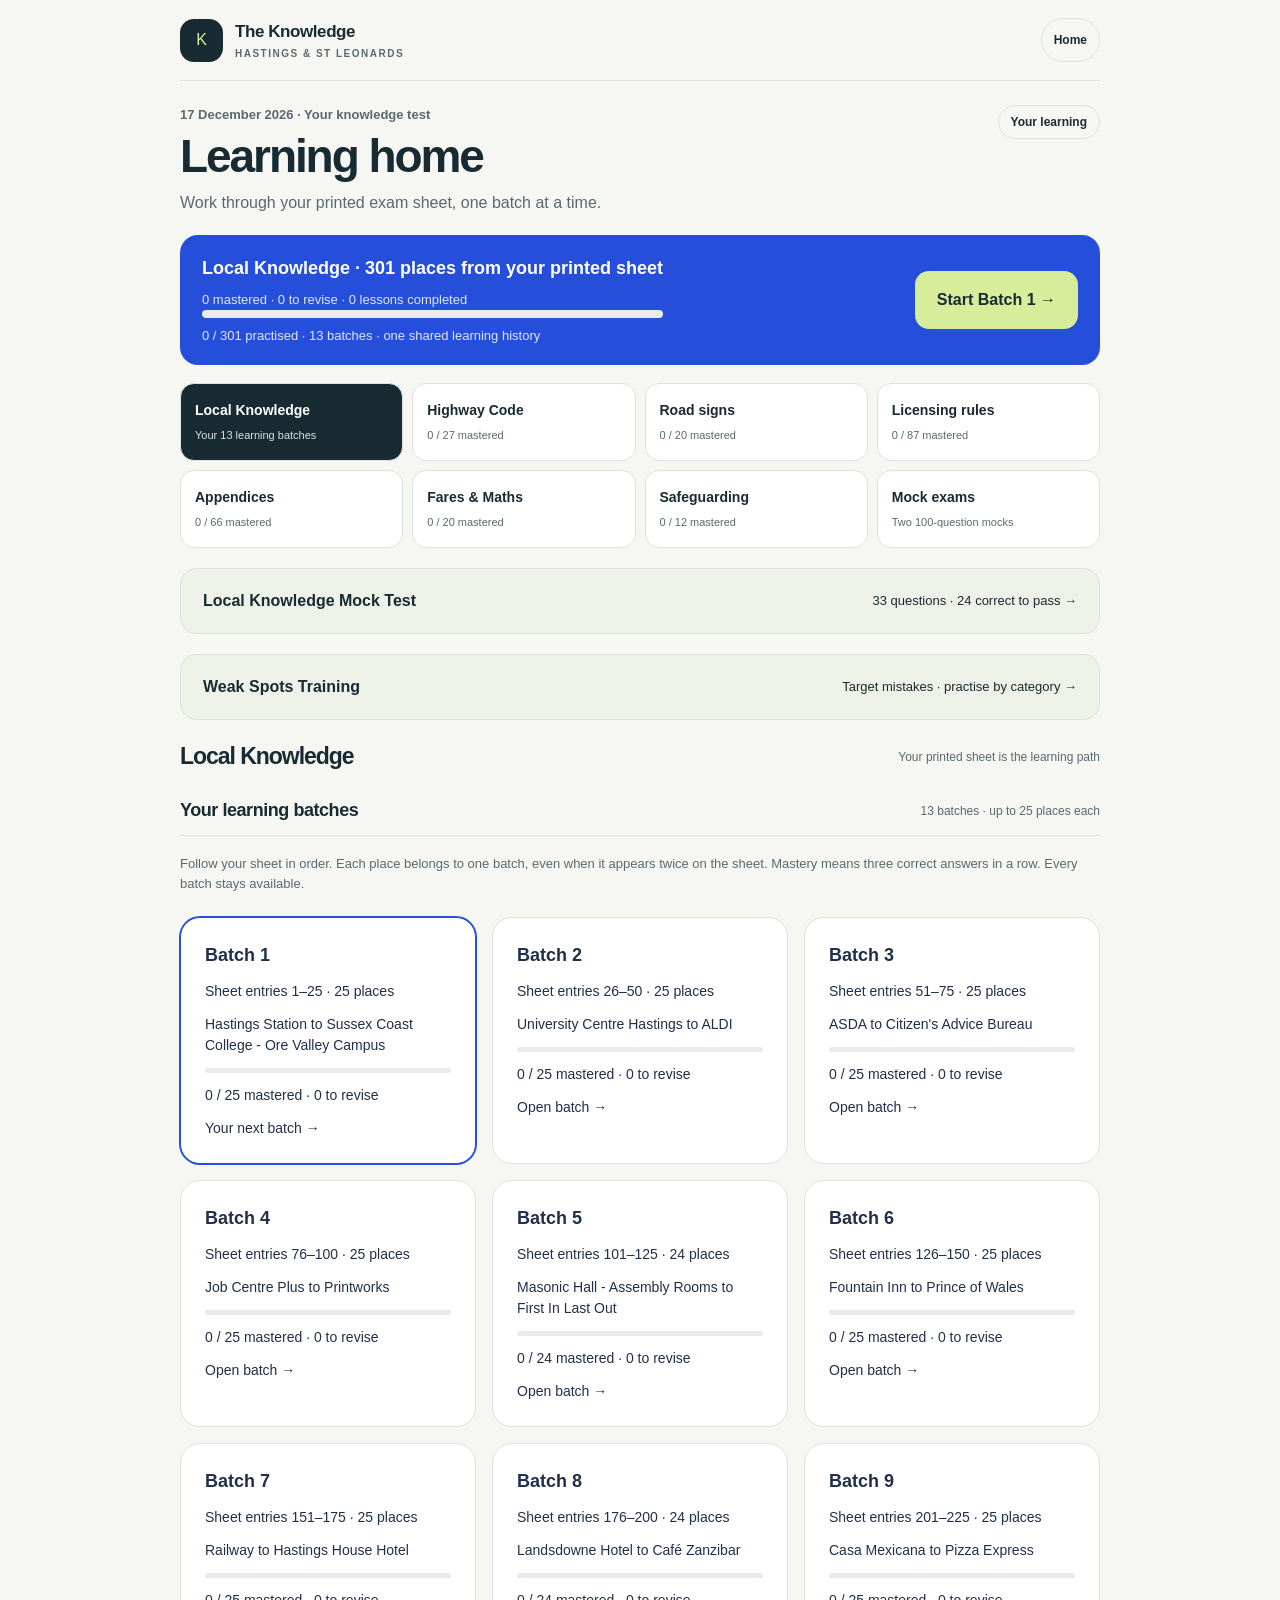
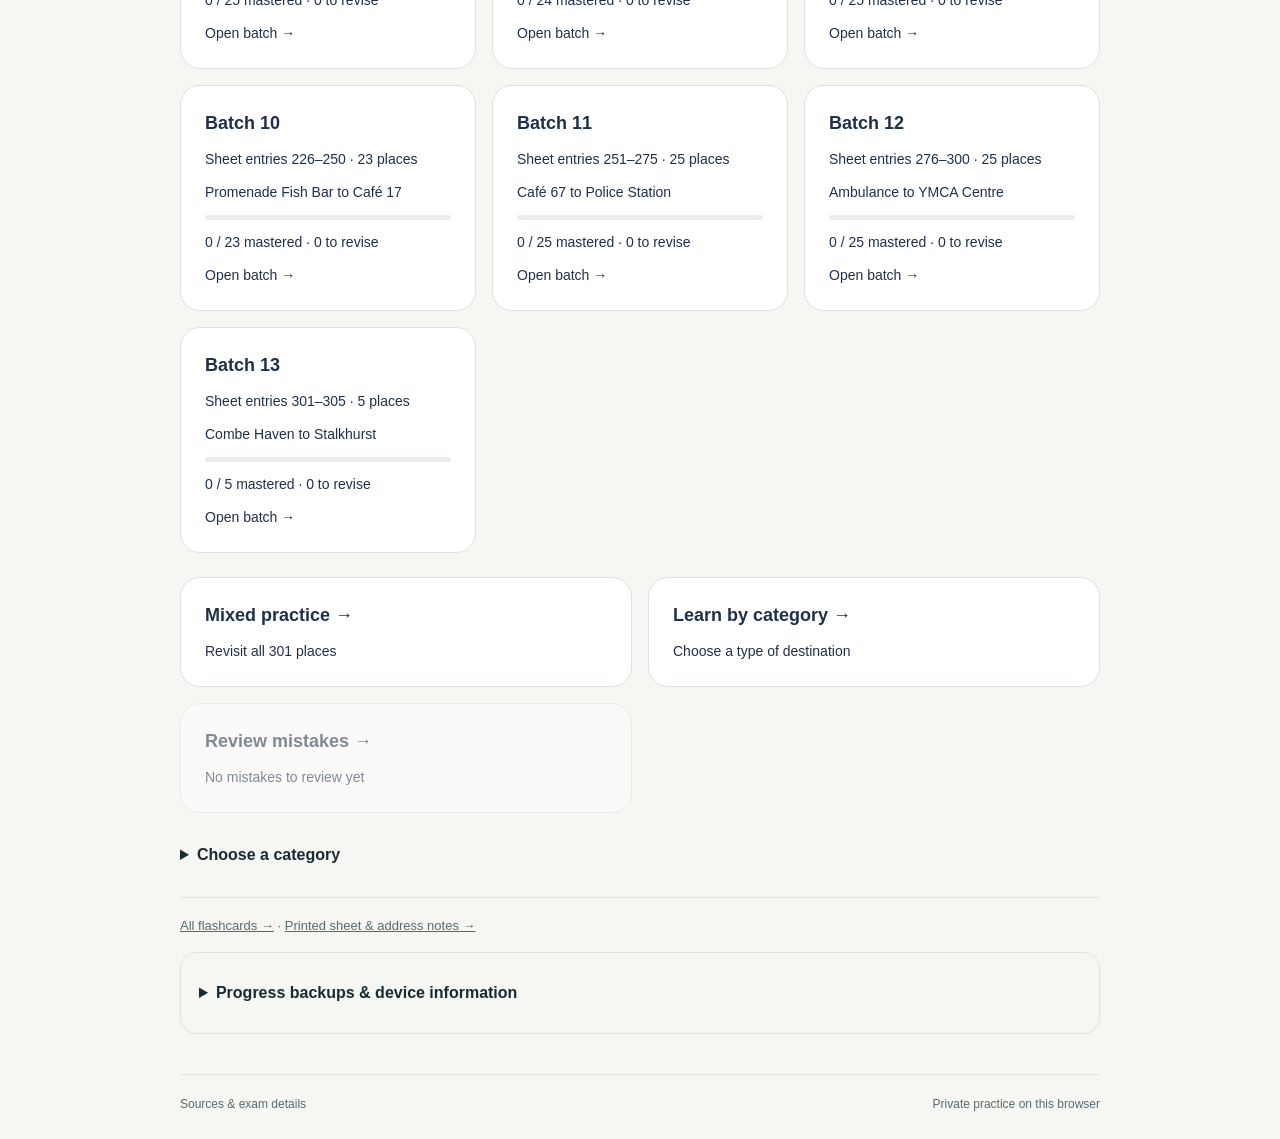
<file: learn.html>
<!doctype html><html lang="en"><head><meta charset="utf-8"><meta name="viewport" content="width=device-width,initial-scale=1,viewport-fit=cover"><meta name="theme-color" content="#f6f7f3"><title>The Knowledge · Learning home</title><link rel="icon" href="learn-icon-192.png"><link rel="stylesheet" href="study-base.css"><link rel="stylesheet" href="study.css"><link rel="manifest" href="learn.webmanifest"><link rel="apple-touch-icon" href="learn-icon-180.png"><meta name="apple-mobile-web-app-capable" content="yes"></head><body><div class="shell study-shell"><header class="topbar"><a class="brand" href="#home" aria-label="Home"><span class="brand-icon" aria-hidden="true">K</span><span><strong>The Knowledge</strong><small>HASTINGS & ST LEONARDS</small></span></a><a class="tag home-control" href="#home">Home</a></header><p id="save-warning" role="alert" hidden></p><p id="storage-warning" class="storage-warning" role="alert" hidden></p><main id="study"></main><footer class="study-footer"><a href="#sources">Sources & exam details</a><span>Private practice on this browser</span><span id="offline-status" role="status" aria-live="polite" hidden></span></footer></div><script src="locations.js"></script><script src="learn-batch02.js"></script><script src="learn-full-audit.js"></script><script src="printed-exam-data.js"></script><script src="progress-safety.js"></script><script src="learn-engine.js"></script><script src="subjects-data.js"></script><script src="appendices-data.js"></script><script src="mock-alignment-data.js"></script><script src="study-engine.js"></script><script src="lesson-flow.js"></script><script src="learn-app.js"></script><script src="local-mock33-engine.js"></script><script src="weak-spots-engine.js"></script><script src="weak-spots-app.js"></script><script src="local-mock33-app.js"></script><script src="study-app.js"></script><script src="learn-pwa.js"></script></body></html>
</file>
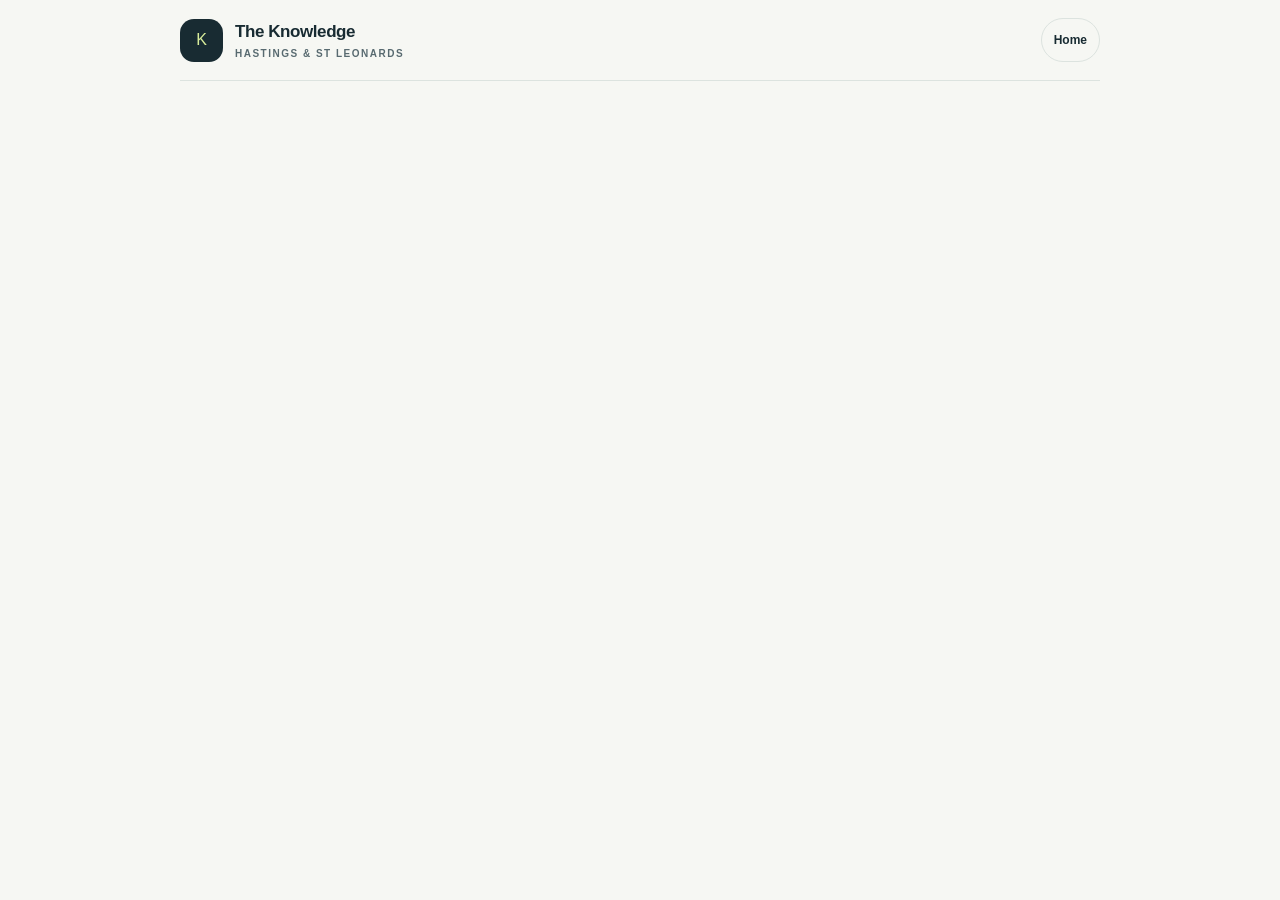
<file: local-knowledge.html>
<!doctype html><html lang="en"><meta charset="utf-8"><meta name="viewport" content="width=device-width,initial-scale=1"><title>Learning home</title><meta http-equiv="refresh" content="0;url=learn.html#home"><a href="learn.html#home">Open Learning home</a></html>
</file>
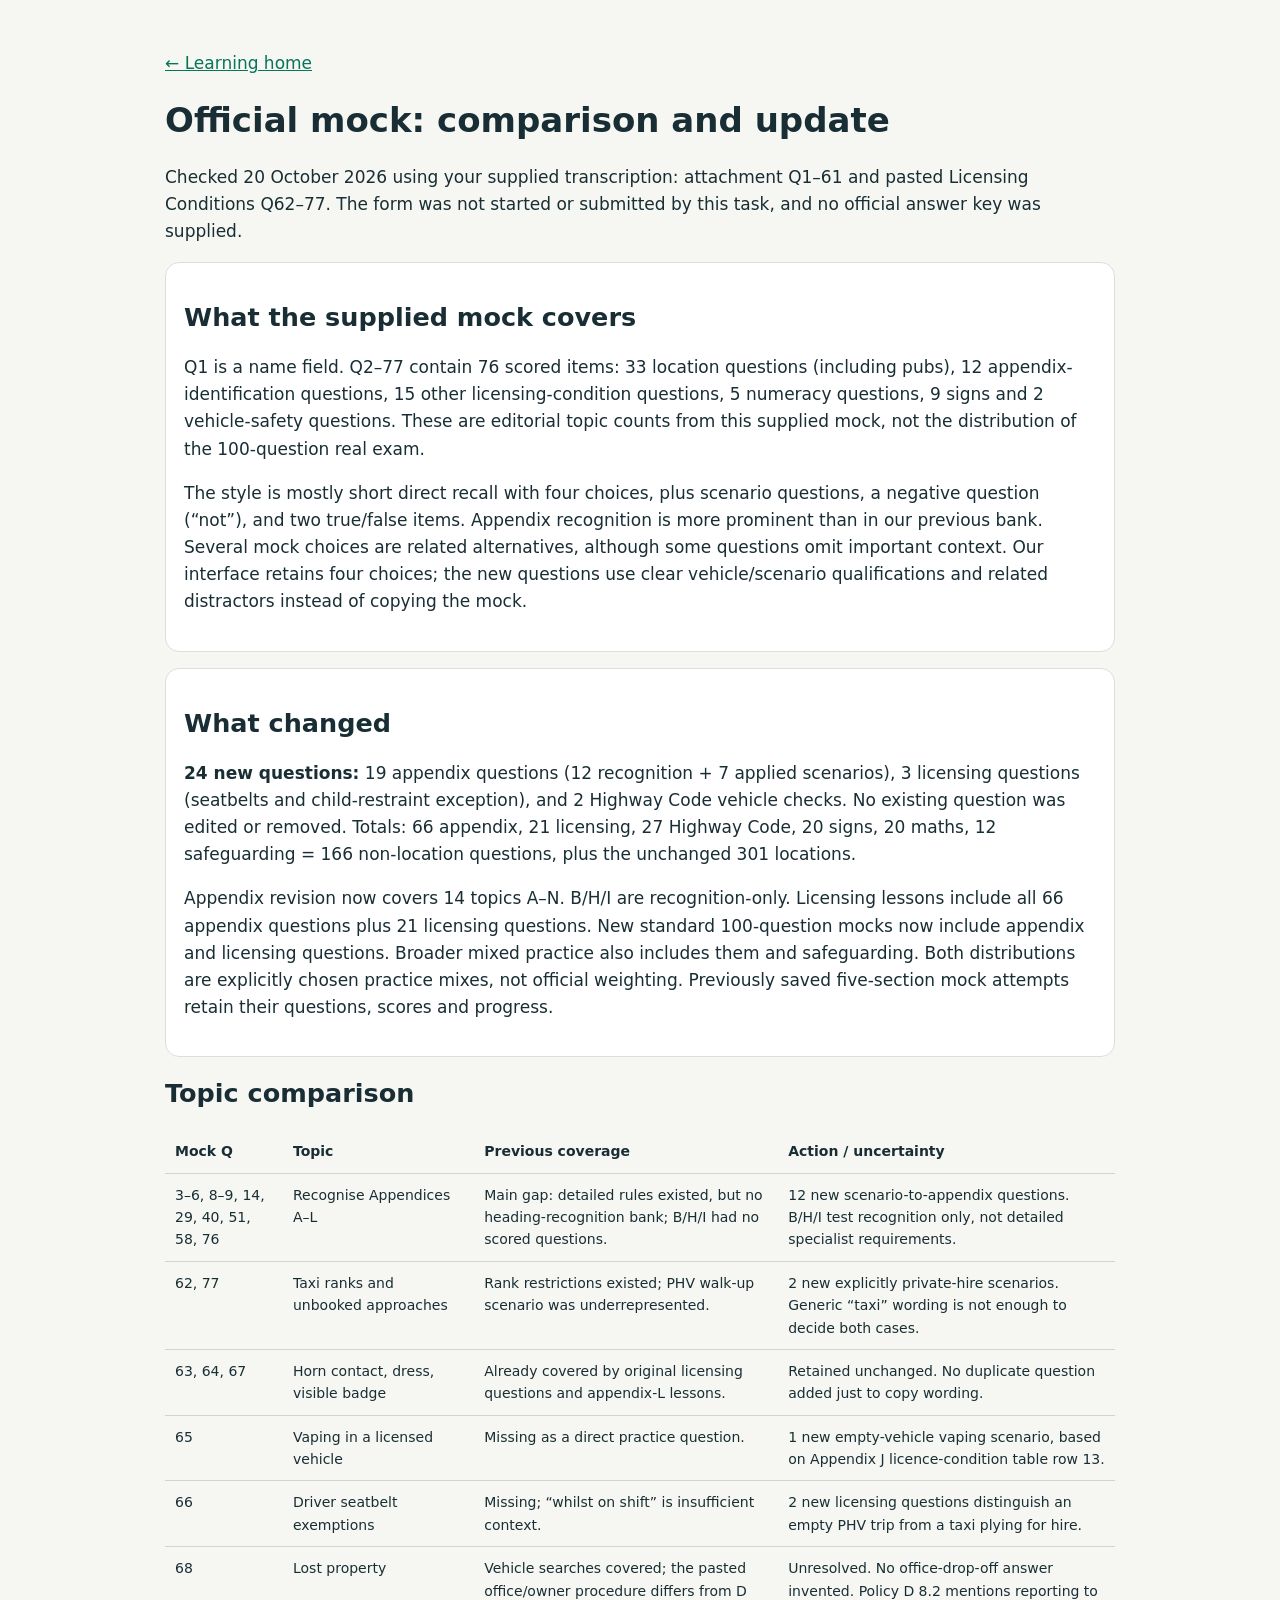
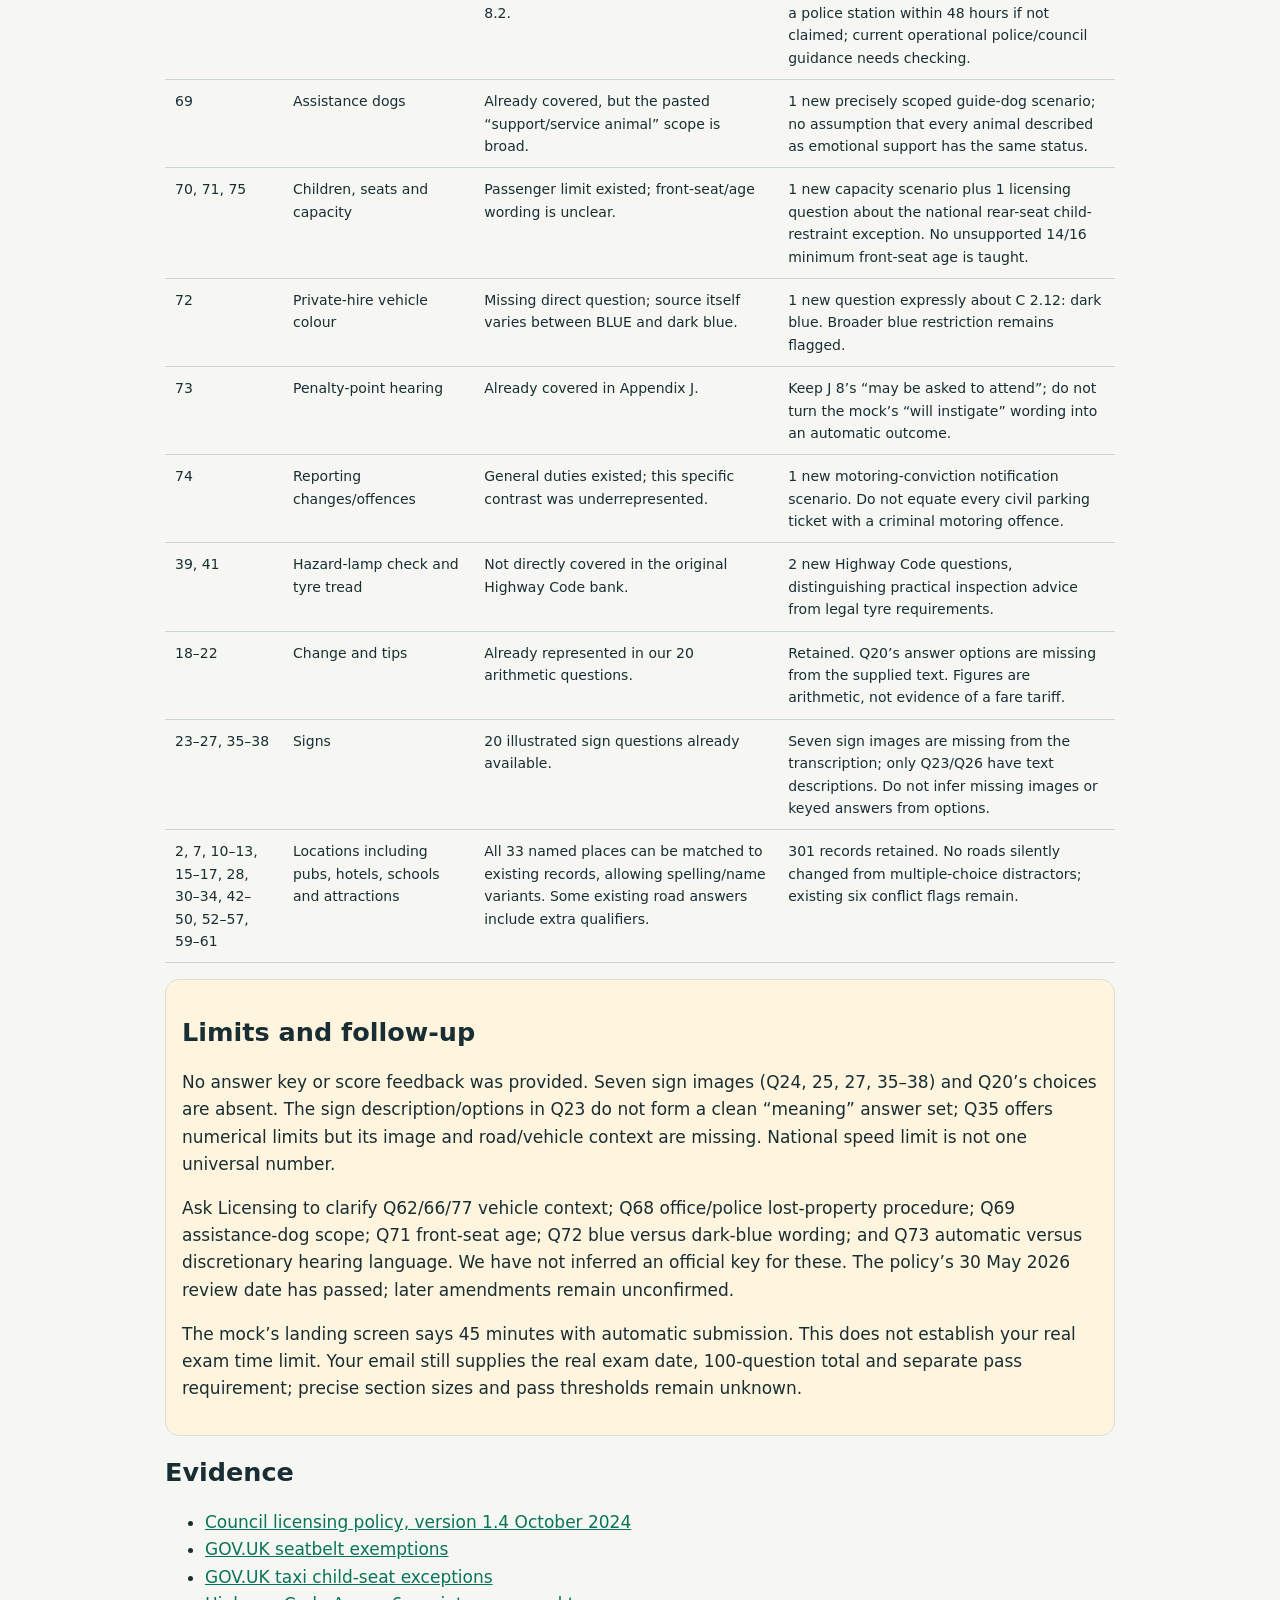
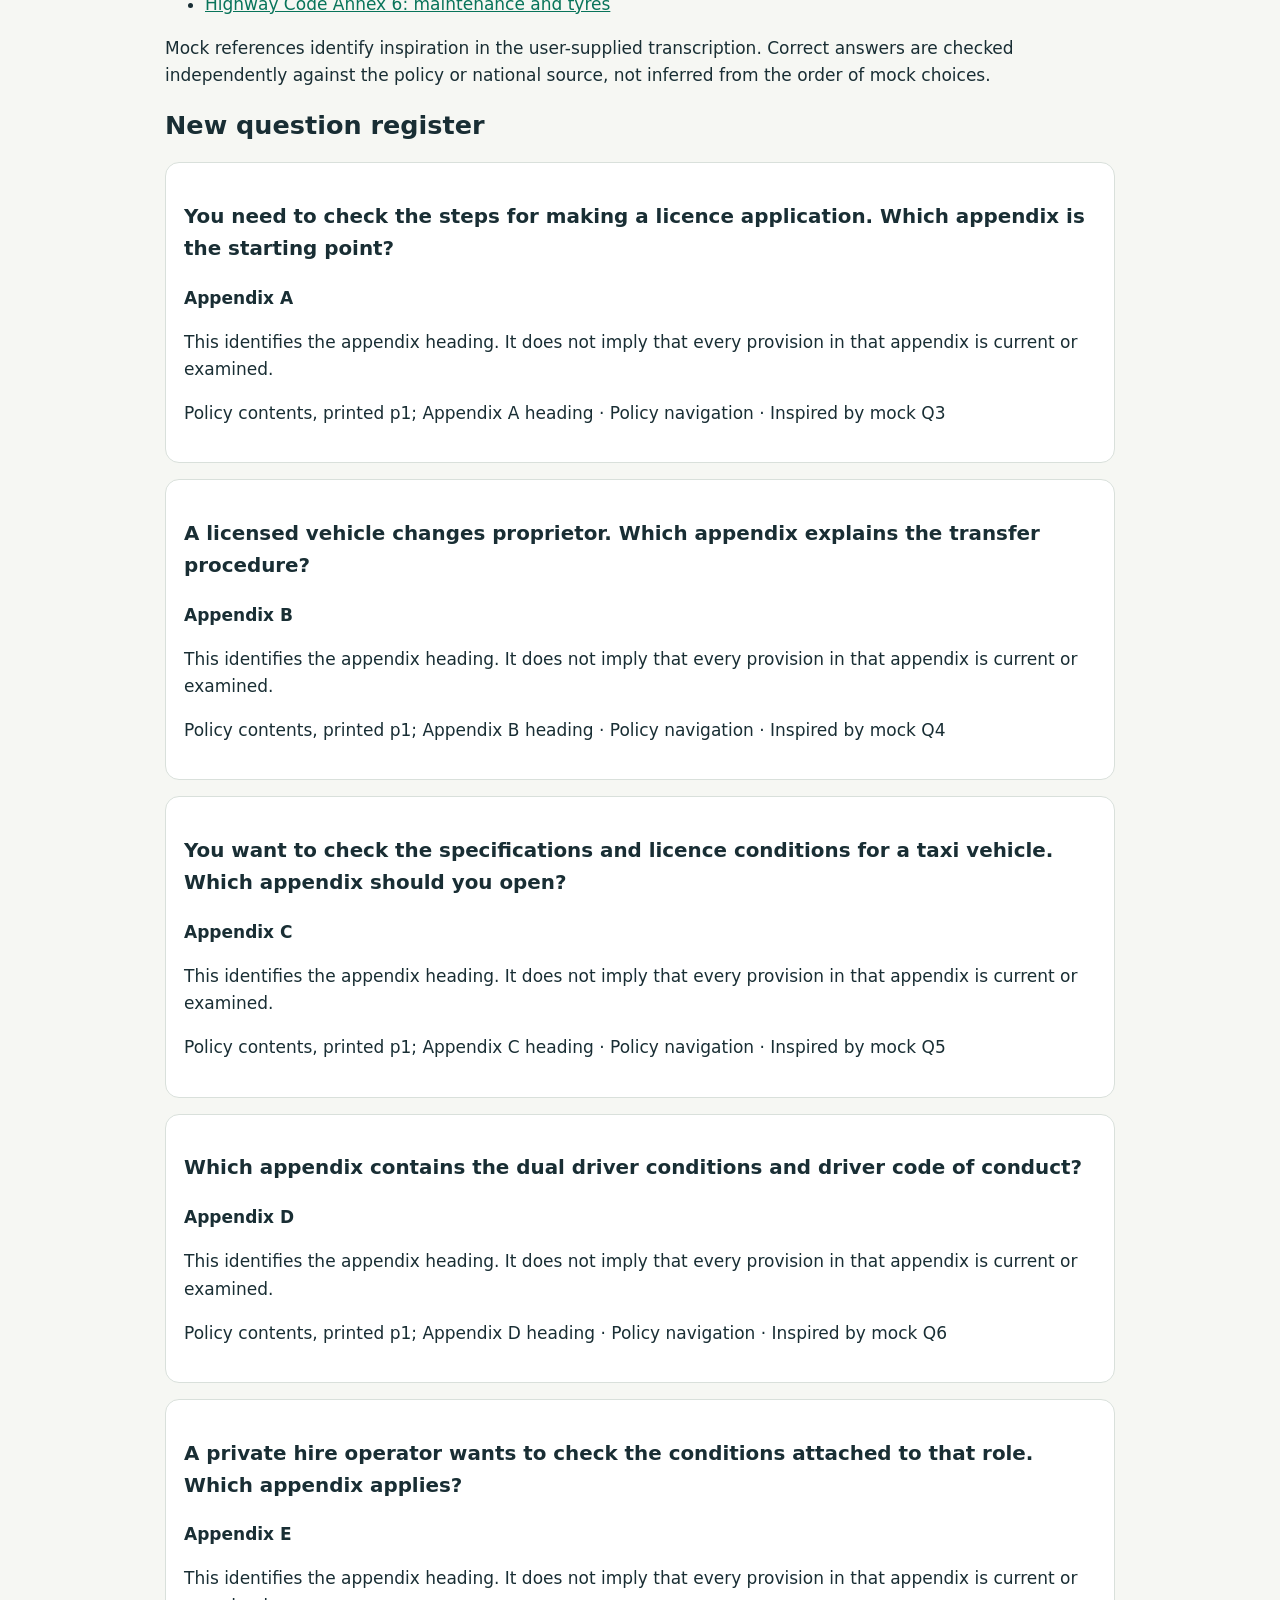
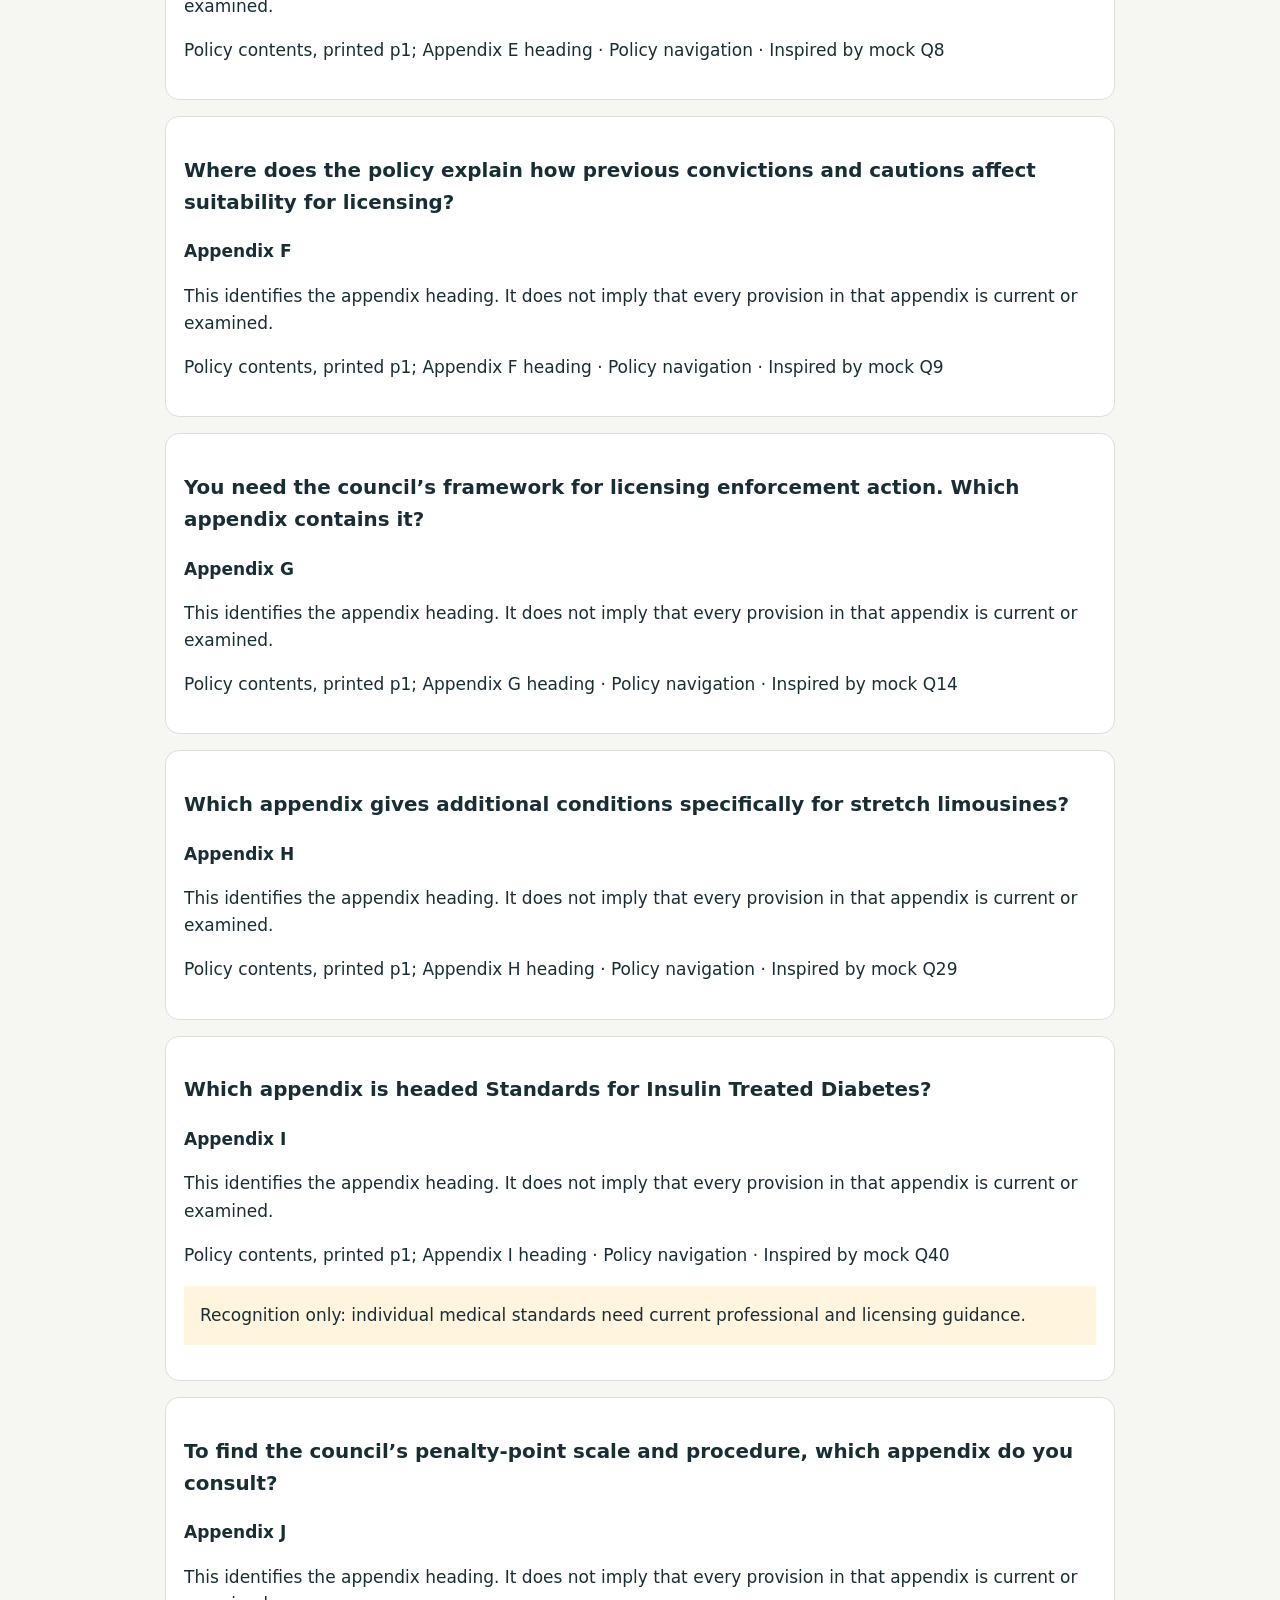
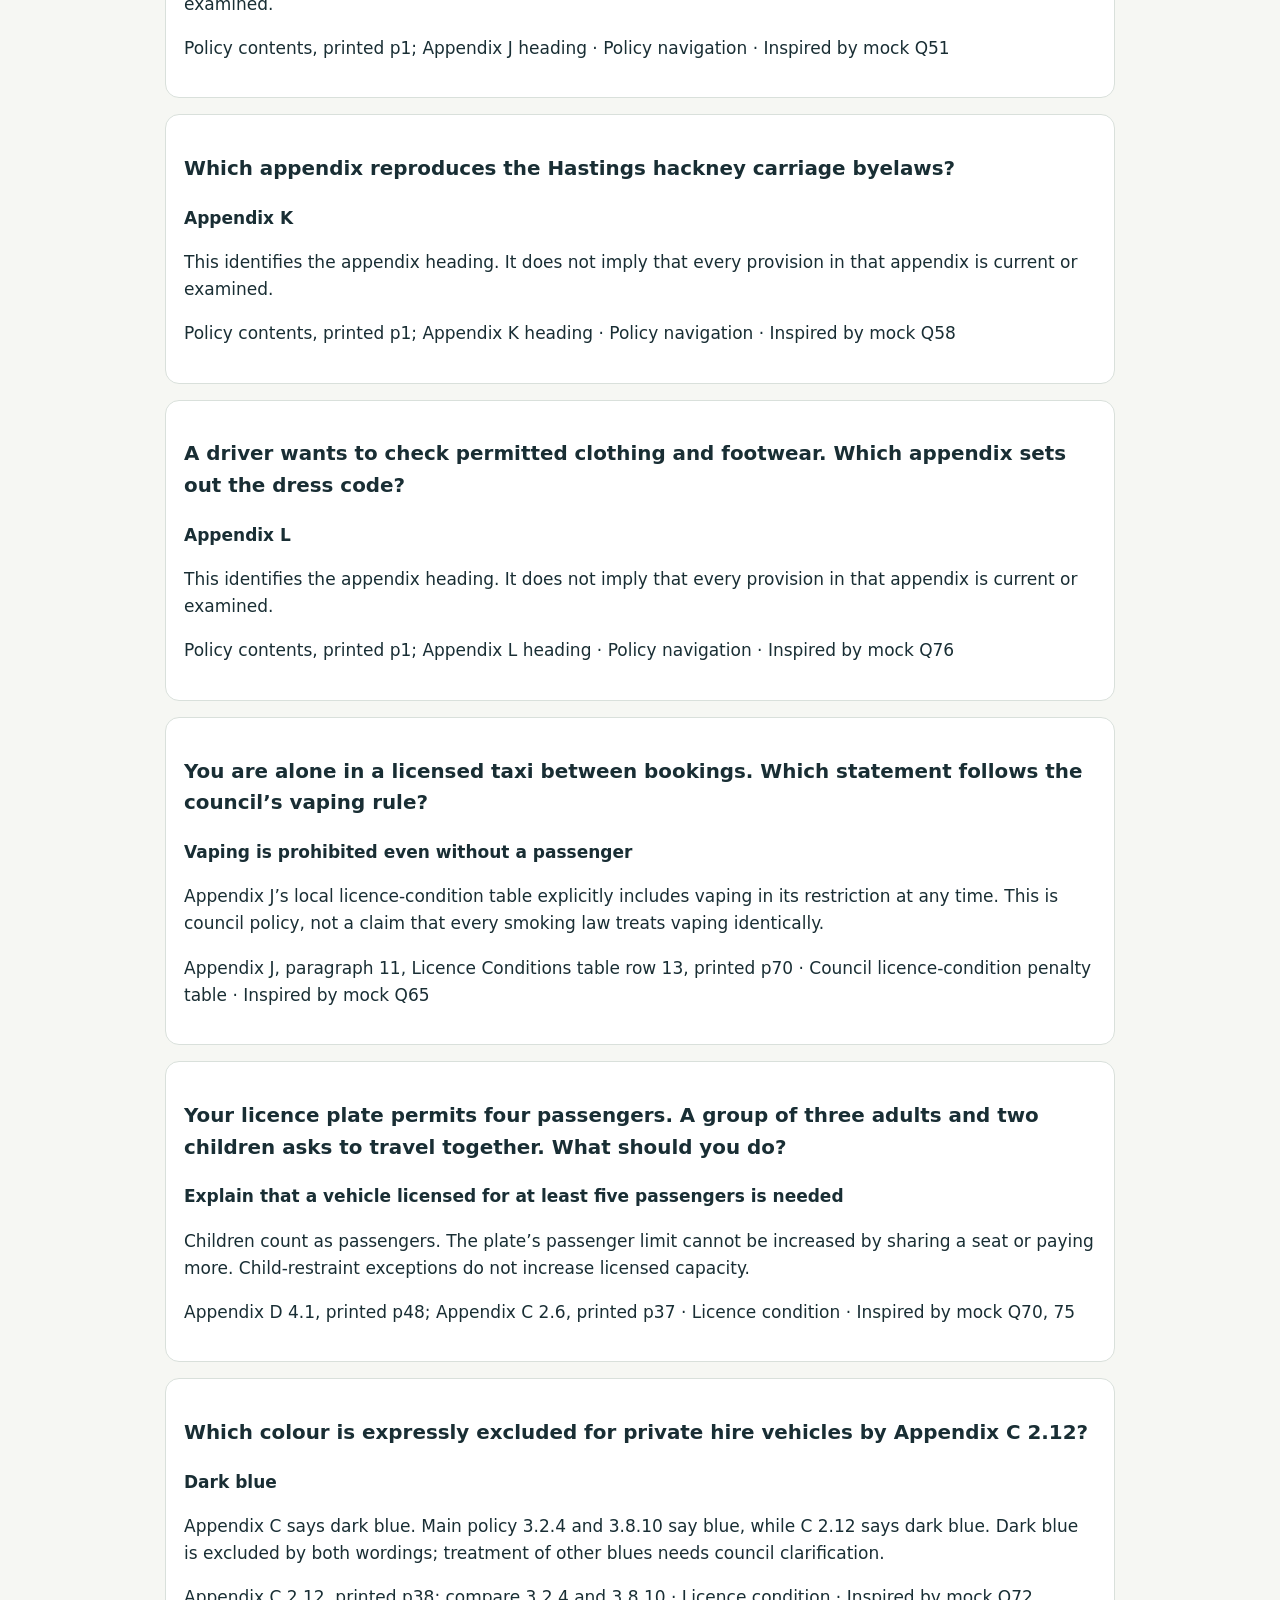
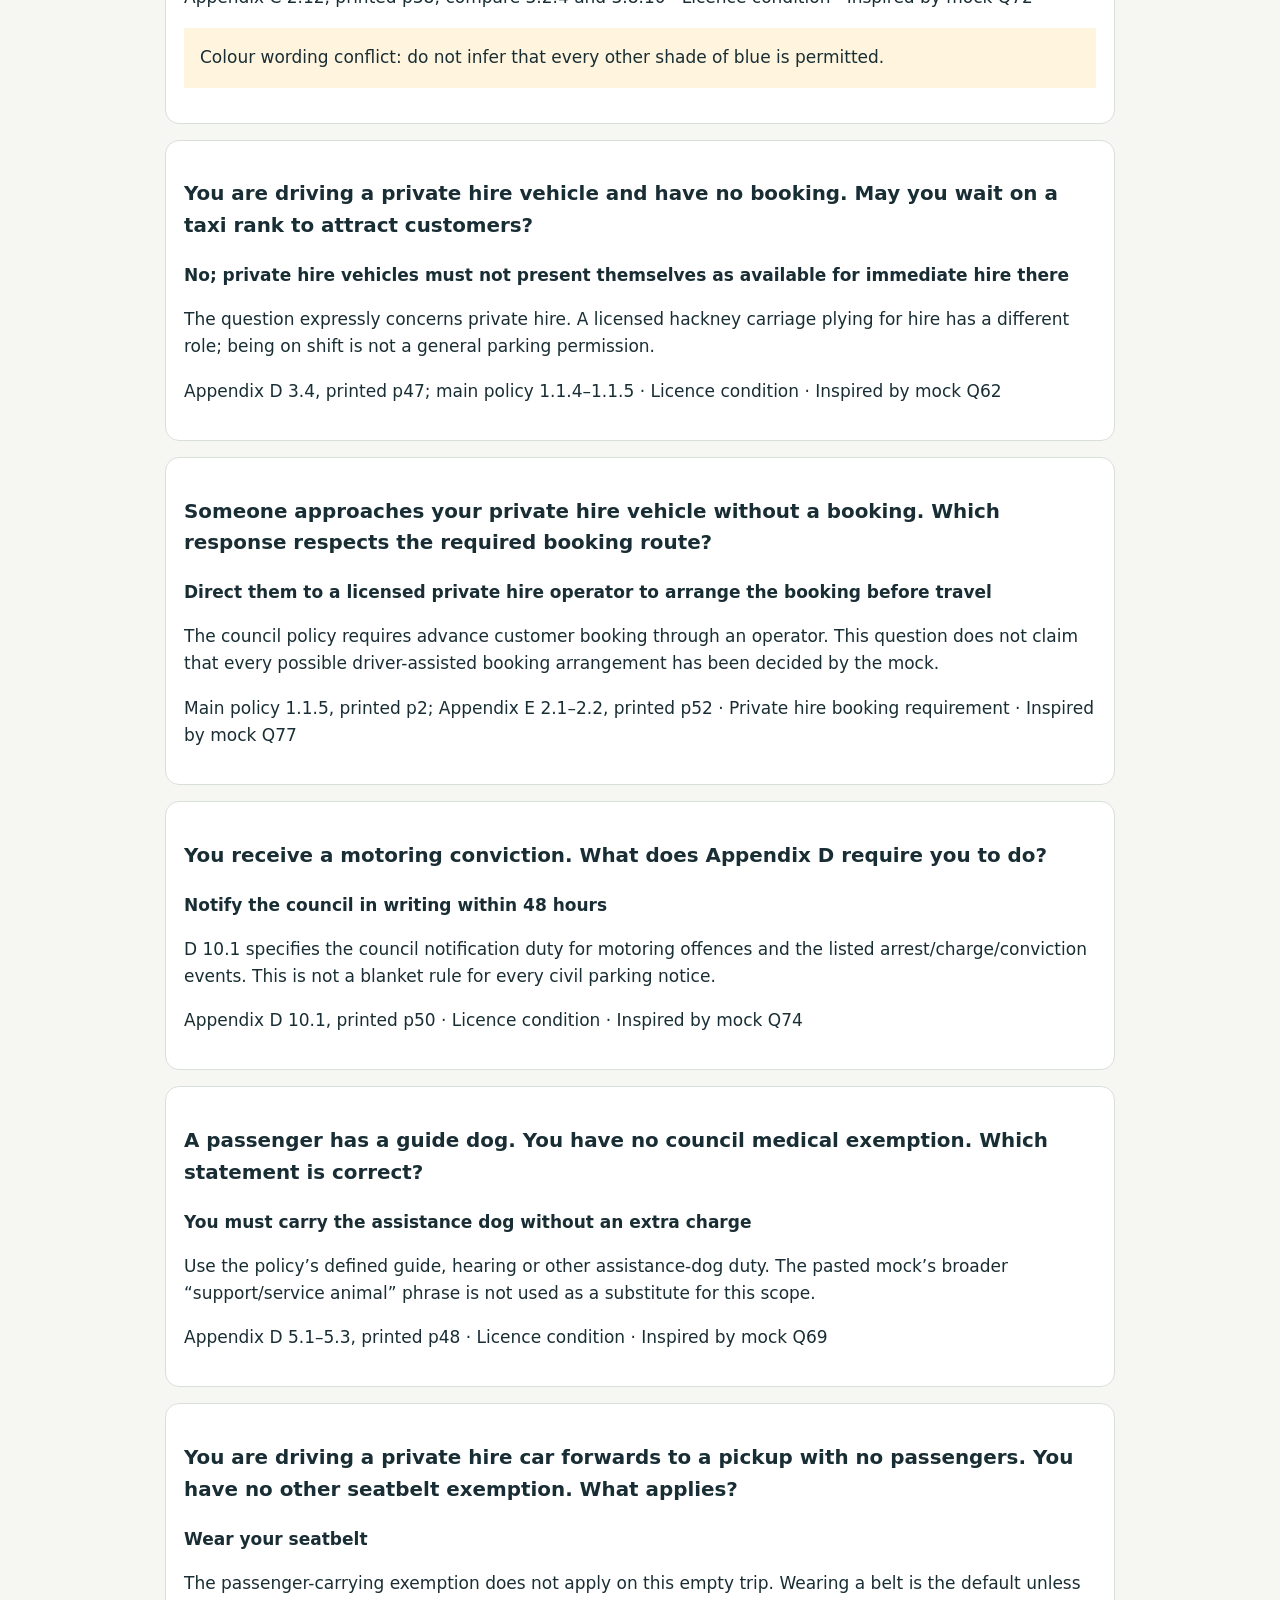
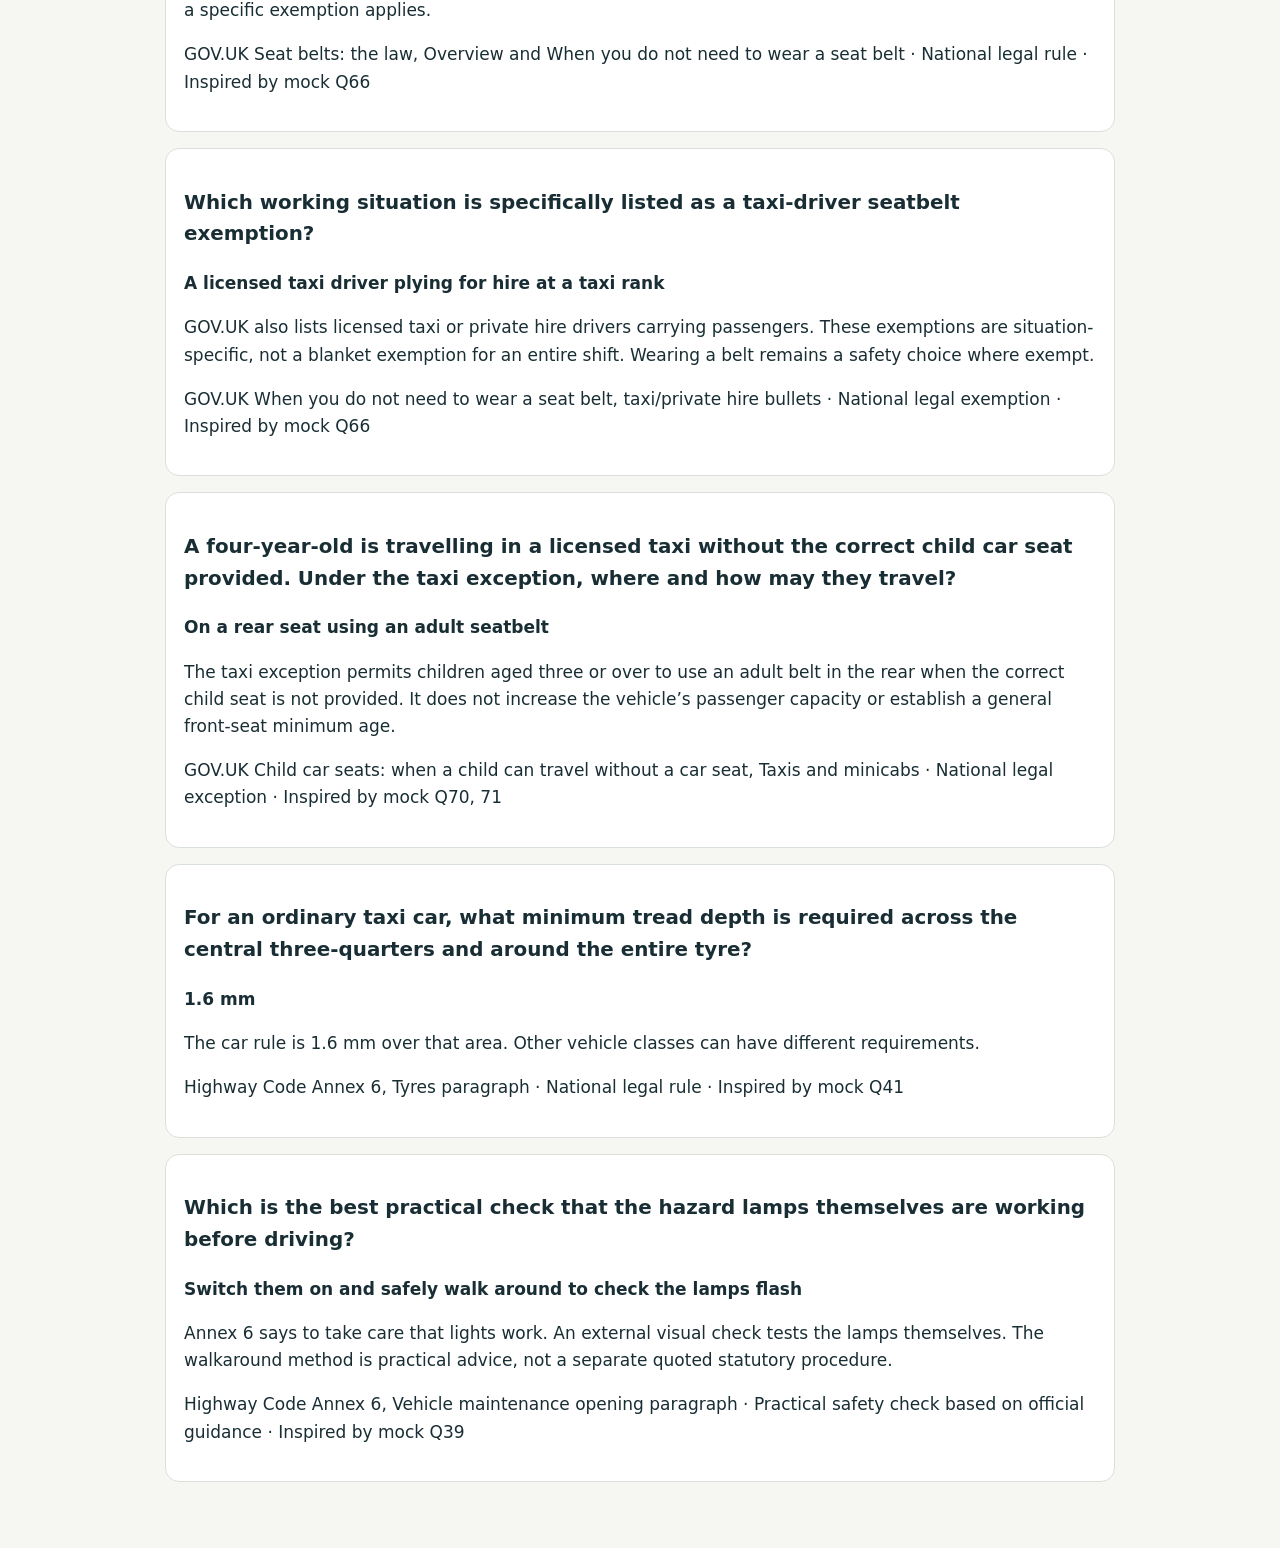
<file: mock-comparison.html>
<!doctype html><html lang="en"><meta charset="utf-8"><meta name="viewport" content="width=device-width,initial-scale=1"><title>Official mock comparison</title><style>body{font:17px/1.6 system-ui;background:#f6f7f3;color:#192e34;max-width:950px;margin:30px auto;padding:20px}a{color:#08745a}article,section{background:white;border:1px solid #d9e0db;border-radius:14px;padding:18px;margin:16px 0}h1,h2{line-height:1.2}.note{background:#fff4dd;padding:16px}table{border-collapse:collapse;width:100%;font-size:14px}th,td{text-align:left;vertical-align:top;border-bottom:1px solid #ccd7d0;padding:10px}.scroll{overflow:auto}</style><a href="index.html">← Learning home</a><h1>Official mock: comparison and update</h1><p>Checked 20 October 2026 using your supplied transcription: attachment Q1–61 and pasted Licensing Conditions Q62–77. The form was not started or submitted by this task, and no official answer key was supplied.</p><section><h2>What the supplied mock covers</h2><p>Q1 is a name field. Q2–77 contain 76 scored items: 33 location questions (including pubs), 12 appendix-identification questions, 15 other licensing-condition questions, 5 numeracy questions, 9 signs and 2 vehicle-safety questions. These are editorial topic counts from this supplied mock, not the distribution of the 100-question real exam.</p><p>The style is mostly short direct recall with four choices, plus scenario questions, a negative question (“not”), and two true/false items. Appendix recognition is more prominent than in our previous bank. Several mock choices are related alternatives, although some questions omit important context. Our interface retains four choices; the new questions use clear vehicle/scenario qualifications and related distractors instead of copying the mock.</p></section><section><h2>What changed</h2><p><b>24 new questions:</b> 19 appendix questions (12 recognition + 7 applied scenarios), 3 licensing questions (seatbelts and child-restraint exception), and 2 Highway Code vehicle checks. No existing question was edited or removed. Totals: 66 appendix, 21 licensing, 27 Highway Code, 20 signs, 20 maths, 12 safeguarding = 166 non-location questions, plus the unchanged 301 locations.</p><p>Appendix revision now covers 14 topics A–N. B/H/I are recognition-only. Licensing lessons include all 66 appendix questions plus 21 licensing questions. New standard 100-question mocks now include appendix and licensing questions. Broader mixed practice also includes them and safeguarding. Both distributions are explicitly chosen practice mixes, not official weighting. Previously saved five-section mock attempts retain their questions, scores and progress.</p></section><h2>Topic comparison</h2><div class="scroll"><table><thead><tr><th>Mock Q</th><th>Topic</th><th>Previous coverage</th><th>Action / uncertainty</th></tr></thead><tbody><tr><td>3–6, 8–9, 14, 29, 40, 51, 58, 76</td><td>Recognise Appendices A–L</td><td>Main gap: detailed rules existed, but no heading-recognition bank; B/H/I had no scored questions.</td><td>12 new scenario-to-appendix questions. B/H/I test recognition only, not detailed specialist requirements.</td></tr><tr><td>62, 77</td><td>Taxi ranks and unbooked approaches</td><td>Rank restrictions existed; PHV walk-up scenario was underrepresented.</td><td>2 new explicitly private-hire scenarios. Generic “taxi” wording is not enough to decide both cases.</td></tr><tr><td>63, 64, 67</td><td>Horn contact, dress, visible badge</td><td>Already covered by original licensing questions and appendix-L lessons.</td><td>Retained unchanged. No duplicate question added just to copy wording.</td></tr><tr><td>65</td><td>Vaping in a licensed vehicle</td><td>Missing as a direct practice question.</td><td>1 new empty-vehicle vaping scenario, based on Appendix J licence-condition table row 13.</td></tr><tr><td>66</td><td>Driver seatbelt exemptions</td><td>Missing; “whilst on shift” is insufficient context.</td><td>2 new licensing questions distinguish an empty PHV trip from a taxi plying for hire.</td></tr><tr><td>68</td><td>Lost property</td><td>Vehicle searches covered; the pasted office/owner procedure differs from D 8.2.</td><td>Unresolved. No office-drop-off answer invented. Policy D 8.2 mentions reporting to a police station within 48 hours if not claimed; current operational police/council guidance needs checking.</td></tr><tr><td>69</td><td>Assistance dogs</td><td>Already covered, but the pasted “support/service animal” scope is broad.</td><td>1 new precisely scoped guide-dog scenario; no assumption that every animal described as emotional support has the same status.</td></tr><tr><td>70, 71, 75</td><td>Children, seats and capacity</td><td>Passenger limit existed; front-seat/age wording is unclear.</td><td>1 new capacity scenario plus 1 licensing question about the national rear-seat child-restraint exception. No unsupported 14/16 minimum front-seat age is taught.</td></tr><tr><td>72</td><td>Private-hire vehicle colour</td><td>Missing direct question; source itself varies between BLUE and dark blue.</td><td>1 new question expressly about C 2.12: dark blue. Broader blue restriction remains flagged.</td></tr><tr><td>73</td><td>Penalty-point hearing</td><td>Already covered in Appendix J.</td><td>Keep J 8’s “may be asked to attend”; do not turn the mock’s “will instigate” wording into an automatic outcome.</td></tr><tr><td>74</td><td>Reporting changes/offences</td><td>General duties existed; this specific contrast was underrepresented.</td><td>1 new motoring-conviction notification scenario. Do not equate every civil parking ticket with a criminal motoring offence.</td></tr><tr><td>39, 41</td><td>Hazard-lamp check and tyre tread</td><td>Not directly covered in the original Highway Code bank.</td><td>2 new Highway Code questions, distinguishing practical inspection advice from legal tyre requirements.</td></tr><tr><td>18–22</td><td>Change and tips</td><td>Already represented in our 20 arithmetic questions.</td><td>Retained. Q20’s answer options are missing from the supplied text. Figures are arithmetic, not evidence of a fare tariff.</td></tr><tr><td>23–27, 35–38</td><td>Signs</td><td>20 illustrated sign questions already available.</td><td>Seven sign images are missing from the transcription; only Q23/Q26 have text descriptions. Do not infer missing images or keyed answers from options.</td></tr><tr><td>2, 7, 10–13, 15–17, 28, 30–34, 42–50, 52–57, 59–61</td><td>Locations including pubs, hotels, schools and attractions</td><td>All 33 named places can be matched to existing records, allowing spelling/name variants. Some existing road answers include extra qualifiers.</td><td>301 records retained. No roads silently changed from multiple-choice distractors; existing six conflict flags remain.</td></tr></tbody></table></div><section class="note"><h2>Limits and follow-up</h2><p>No answer key or score feedback was provided. Seven sign images (Q24, 25, 27, 35–38) and Q20’s choices are absent. The sign description/options in Q23 do not form a clean “meaning” answer set; Q35 offers numerical limits but its image and road/vehicle context are missing. National speed limit is not one universal number.</p><p>Ask Licensing to clarify Q62/66/77 vehicle context; Q68 office/police lost-property procedure; Q69 assistance-dog scope; Q71 front-seat age; Q72 blue versus dark-blue wording; and Q73 automatic versus discretionary hearing language. We have not inferred an official key for these. The policy’s 30 May 2026 review date has passed; later amendments remain unconfirmed.</p><p>The mock’s landing screen says 45 minutes with automatic submission. This does not establish your real exam time limit. Your email still supplies the real exam date, 100-question total and separate pass requirement; precise section sizes and pass thresholds remain unknown.</p></section><h2>Evidence</h2><ul><li><a href="https://www.hastings.gov.uk/content/taxi/Hastings_Borough_Council_Taxi_Policy.pdf">Council licensing policy, version 1.4 October 2024</a></li><li><a href="https://www.gov.uk/seat-belts-law/when-you-dont-need-to-wear-a-seat-belt">GOV.UK seatbelt exemptions</a></li><li><a href="https://www.gov.uk/child-car-seats-the-rules/when-a-child-can-travel-without-a-car-seat">GOV.UK taxi child-seat exceptions</a></li><li><a href="https://www.gov.uk/guidance/the-highway-code/annex-6-vehicle-maintenance-safety-and-security">Highway Code Annex 6: maintenance and tyres</a></li></ul><p>Mock references identify inspiration in the user-supplied transcription. Correct answers are checked independently against the policy or national source, not inferred from the order of mock choices.</p><h2>New question register</h2><article id="mock26-map-a"><h3>You need to check the steps for making a licence application. Which appendix is the starting point?</h3><p><b>Appendix A</b></p><p>This identifies the appendix heading. It does not imply that every provision in that appendix is current or examined.</p><p>Policy contents, printed p1; Appendix A heading · Policy navigation · Inspired by mock Q3</p></article><article id="mock26-map-b"><h3>A licensed vehicle changes proprietor. Which appendix explains the transfer procedure?</h3><p><b>Appendix B</b></p><p>This identifies the appendix heading. It does not imply that every provision in that appendix is current or examined.</p><p>Policy contents, printed p1; Appendix B heading · Policy navigation · Inspired by mock Q4</p></article><article id="mock26-map-c"><h3>You want to check the specifications and licence conditions for a taxi vehicle. Which appendix should you open?</h3><p><b>Appendix C</b></p><p>This identifies the appendix heading. It does not imply that every provision in that appendix is current or examined.</p><p>Policy contents, printed p1; Appendix C heading · Policy navigation · Inspired by mock Q5</p></article><article id="mock26-map-d"><h3>Which appendix contains the dual driver conditions and driver code of conduct?</h3><p><b>Appendix D</b></p><p>This identifies the appendix heading. It does not imply that every provision in that appendix is current or examined.</p><p>Policy contents, printed p1; Appendix D heading · Policy navigation · Inspired by mock Q6</p></article><article id="mock26-map-e"><h3>A private hire operator wants to check the conditions attached to that role. Which appendix applies?</h3><p><b>Appendix E</b></p><p>This identifies the appendix heading. It does not imply that every provision in that appendix is current or examined.</p><p>Policy contents, printed p1; Appendix E heading · Policy navigation · Inspired by mock Q8</p></article><article id="mock26-map-f"><h3>Where does the policy explain how previous convictions and cautions affect suitability for licensing?</h3><p><b>Appendix F</b></p><p>This identifies the appendix heading. It does not imply that every provision in that appendix is current or examined.</p><p>Policy contents, printed p1; Appendix F heading · Policy navigation · Inspired by mock Q9</p></article><article id="mock26-map-g"><h3>You need the council’s framework for licensing enforcement action. Which appendix contains it?</h3><p><b>Appendix G</b></p><p>This identifies the appendix heading. It does not imply that every provision in that appendix is current or examined.</p><p>Policy contents, printed p1; Appendix G heading · Policy navigation · Inspired by mock Q14</p></article><article id="mock26-map-h"><h3>Which appendix gives additional conditions specifically for stretch limousines?</h3><p><b>Appendix H</b></p><p>This identifies the appendix heading. It does not imply that every provision in that appendix is current or examined.</p><p>Policy contents, printed p1; Appendix H heading · Policy navigation · Inspired by mock Q29</p></article><article id="mock26-map-i"><h3>Which appendix is headed Standards for Insulin Treated Diabetes?</h3><p><b>Appendix I</b></p><p>This identifies the appendix heading. It does not imply that every provision in that appendix is current or examined.</p><p>Policy contents, printed p1; Appendix I heading · Policy navigation · Inspired by mock Q40</p><p class="note">Recognition only: individual medical standards need current professional and licensing guidance.</p></article><article id="mock26-map-j"><h3>To find the council’s penalty-point scale and procedure, which appendix do you consult?</h3><p><b>Appendix J</b></p><p>This identifies the appendix heading. It does not imply that every provision in that appendix is current or examined.</p><p>Policy contents, printed p1; Appendix J heading · Policy navigation · Inspired by mock Q51</p></article><article id="mock26-map-k"><h3>Which appendix reproduces the Hastings hackney carriage byelaws?</h3><p><b>Appendix K</b></p><p>This identifies the appendix heading. It does not imply that every provision in that appendix is current or examined.</p><p>Policy contents, printed p1; Appendix K heading · Policy navigation · Inspired by mock Q58</p></article><article id="mock26-map-l"><h3>A driver wants to check permitted clothing and footwear. Which appendix sets out the dress code?</h3><p><b>Appendix L</b></p><p>This identifies the appendix heading. It does not imply that every provision in that appendix is current or examined.</p><p>Policy contents, printed p1; Appendix L heading · Policy navigation · Inspired by mock Q76</p></article><article id="mock26-vaping"><h3>You are alone in a licensed taxi between bookings. Which statement follows the council’s vaping rule?</h3><p><b>Vaping is prohibited even without a passenger</b></p><p>Appendix J’s local licence-condition table explicitly includes vaping in its restriction at any time. This is council policy, not a claim that every smoking law treats vaping identically.</p><p>Appendix J, paragraph 11, Licence Conditions table row 13, printed p70 · Council licence-condition penalty table · Inspired by mock Q65</p></article><article id="mock26-capacity"><h3>Your licence plate permits four passengers. A group of three adults and two children asks to travel together. What should you do?</h3><p><b>Explain that a vehicle licensed for at least five passengers is needed</b></p><p>Children count as passengers. The plate’s passenger limit cannot be increased by sharing a seat or paying more. Child-restraint exceptions do not increase licensed capacity.</p><p>Appendix D 4.1, printed p48; Appendix C 2.6, printed p37 · Licence condition · Inspired by mock Q70, 75</p></article><article id="mock26-colour"><h3>Which colour is expressly excluded for private hire vehicles by Appendix C 2.12?</h3><p><b>Dark blue</b></p><p>Appendix C says dark blue. Main policy 3.2.4 and 3.8.10 say blue, while C 2.12 says dark blue. Dark blue is excluded by both wordings; treatment of other blues needs council clarification.</p><p>Appendix C 2.12, printed p38; compare 3.2.4 and 3.8.10 · Licence condition · Inspired by mock Q72</p><p class="note">Colour wording conflict: do not infer that every other shade of blue is permitted.</p></article><article id="mock26-rank"><h3>You are driving a private hire vehicle and have no booking. May you wait on a taxi rank to attract customers?</h3><p><b>No; private hire vehicles must not present themselves as available for immediate hire there</b></p><p>The question expressly concerns private hire. A licensed hackney carriage plying for hire has a different role; being on shift is not a general parking permission.</p><p>Appendix D 3.4, printed p47; main policy 1.1.4–1.1.5 · Licence condition · Inspired by mock Q62</p></article><article id="mock26-walkup"><h3>Someone approaches your private hire vehicle without a booking. Which response respects the required booking route?</h3><p><b>Direct them to a licensed private hire operator to arrange the booking before travel</b></p><p>The council policy requires advance customer booking through an operator. This question does not claim that every possible driver-assisted booking arrangement has been decided by the mock.</p><p>Main policy 1.1.5, printed p2; Appendix E 2.1–2.2, printed p52 · Private hire booking requirement · Inspired by mock Q77</p></article><article id="mock26-notification"><h3>You receive a motoring conviction. What does Appendix D require you to do?</h3><p><b>Notify the council in writing within 48 hours</b></p><p>D 10.1 specifies the council notification duty for motoring offences and the listed arrest/charge/conviction events. This is not a blanket rule for every civil parking notice.</p><p>Appendix D 10.1, printed p50 · Licence condition · Inspired by mock Q74</p></article><article id="mock26-exemption"><h3>A passenger has a guide dog. You have no council medical exemption. Which statement is correct?</h3><p><b>You must carry the assistance dog without an extra charge</b></p><p>Use the policy’s defined guide, hearing or other assistance-dog duty. The pasted mock’s broader “support/service animal” phrase is not used as a substitute for this scope.</p><p>Appendix D 5.1–5.3, printed p48 · Licence condition · Inspired by mock Q69</p></article><article id="mock26-phv-belt"><h3>You are driving a private hire car forwards to a pickup with no passengers. You have no other seatbelt exemption. What applies?</h3><p><b>Wear your seatbelt</b></p><p>The passenger-carrying exemption does not apply on this empty trip. Wearing a belt is the default unless a specific exemption applies.</p><p>GOV.UK Seat belts: the law, Overview and When you do not need to wear a seat belt · National legal rule · Inspired by mock Q66</p></article><article id="mock26-taxi-belt"><h3>Which working situation is specifically listed as a taxi-driver seatbelt exemption?</h3><p><b>A licensed taxi driver plying for hire at a taxi rank</b></p><p>GOV.UK also lists licensed taxi or private hire drivers carrying passengers. These exemptions are situation-specific, not a blanket exemption for an entire shift. Wearing a belt remains a safety choice where exempt.</p><p>GOV.UK When you do not need to wear a seat belt, taxi/private hire bullets · National legal exemption · Inspired by mock Q66</p></article><article id="mock26-child-rear"><h3>A four-year-old is travelling in a licensed taxi without the correct child car seat provided. Under the taxi exception, where and how may they travel?</h3><p><b>On a rear seat using an adult seatbelt</b></p><p>The taxi exception permits children aged three or over to use an adult belt in the rear when the correct child seat is not provided. It does not increase the vehicle’s passenger capacity or establish a general front-seat minimum age.</p><p>GOV.UK Child car seats: when a child can travel without a car seat, Taxis and minicabs · National legal exception · Inspired by mock Q70, 71</p></article><article id="mock26-tread"><h3>For an ordinary taxi car, what minimum tread depth is required across the central three-quarters and around the entire tyre?</h3><p><b>1.6 mm</b></p><p>The car rule is 1.6 mm over that area. Other vehicle classes can have different requirements.</p><p>Highway Code Annex 6, Tyres paragraph · National legal rule · Inspired by mock Q41</p></article><article id="mock26-hazards"><h3>Which is the best practical check that the hazard lamps themselves are working before driving?</h3><p><b>Switch them on and safely walk around to check the lamps flash</b></p><p>Annex 6 says to take care that lights work. An external visual check tests the lamps themselves. The walkaround method is practical advice, not a separate quoted statutory procedure.</p><p>Highway Code Annex 6, Vehicle maintenance opening paragraph · Practical safety check based on official guidance · Inspired by mock Q39</p></article></html>
</file>
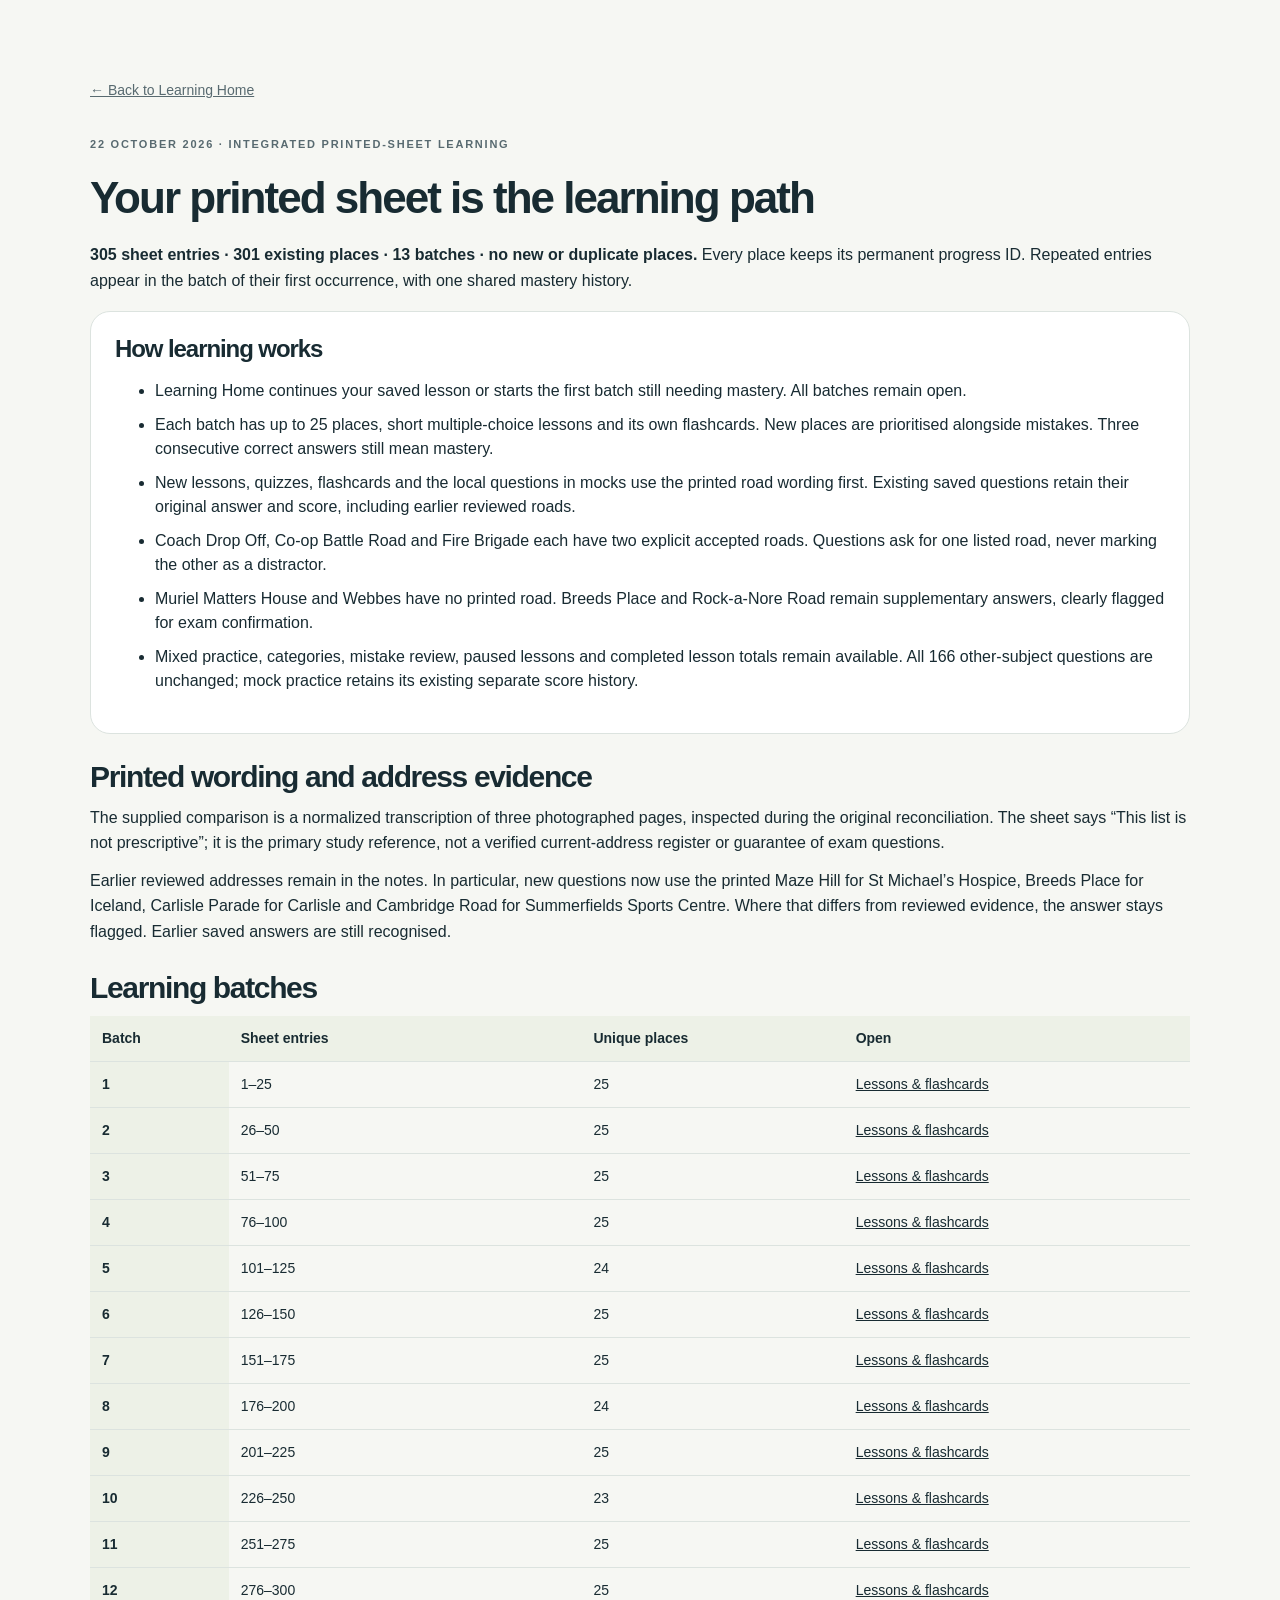
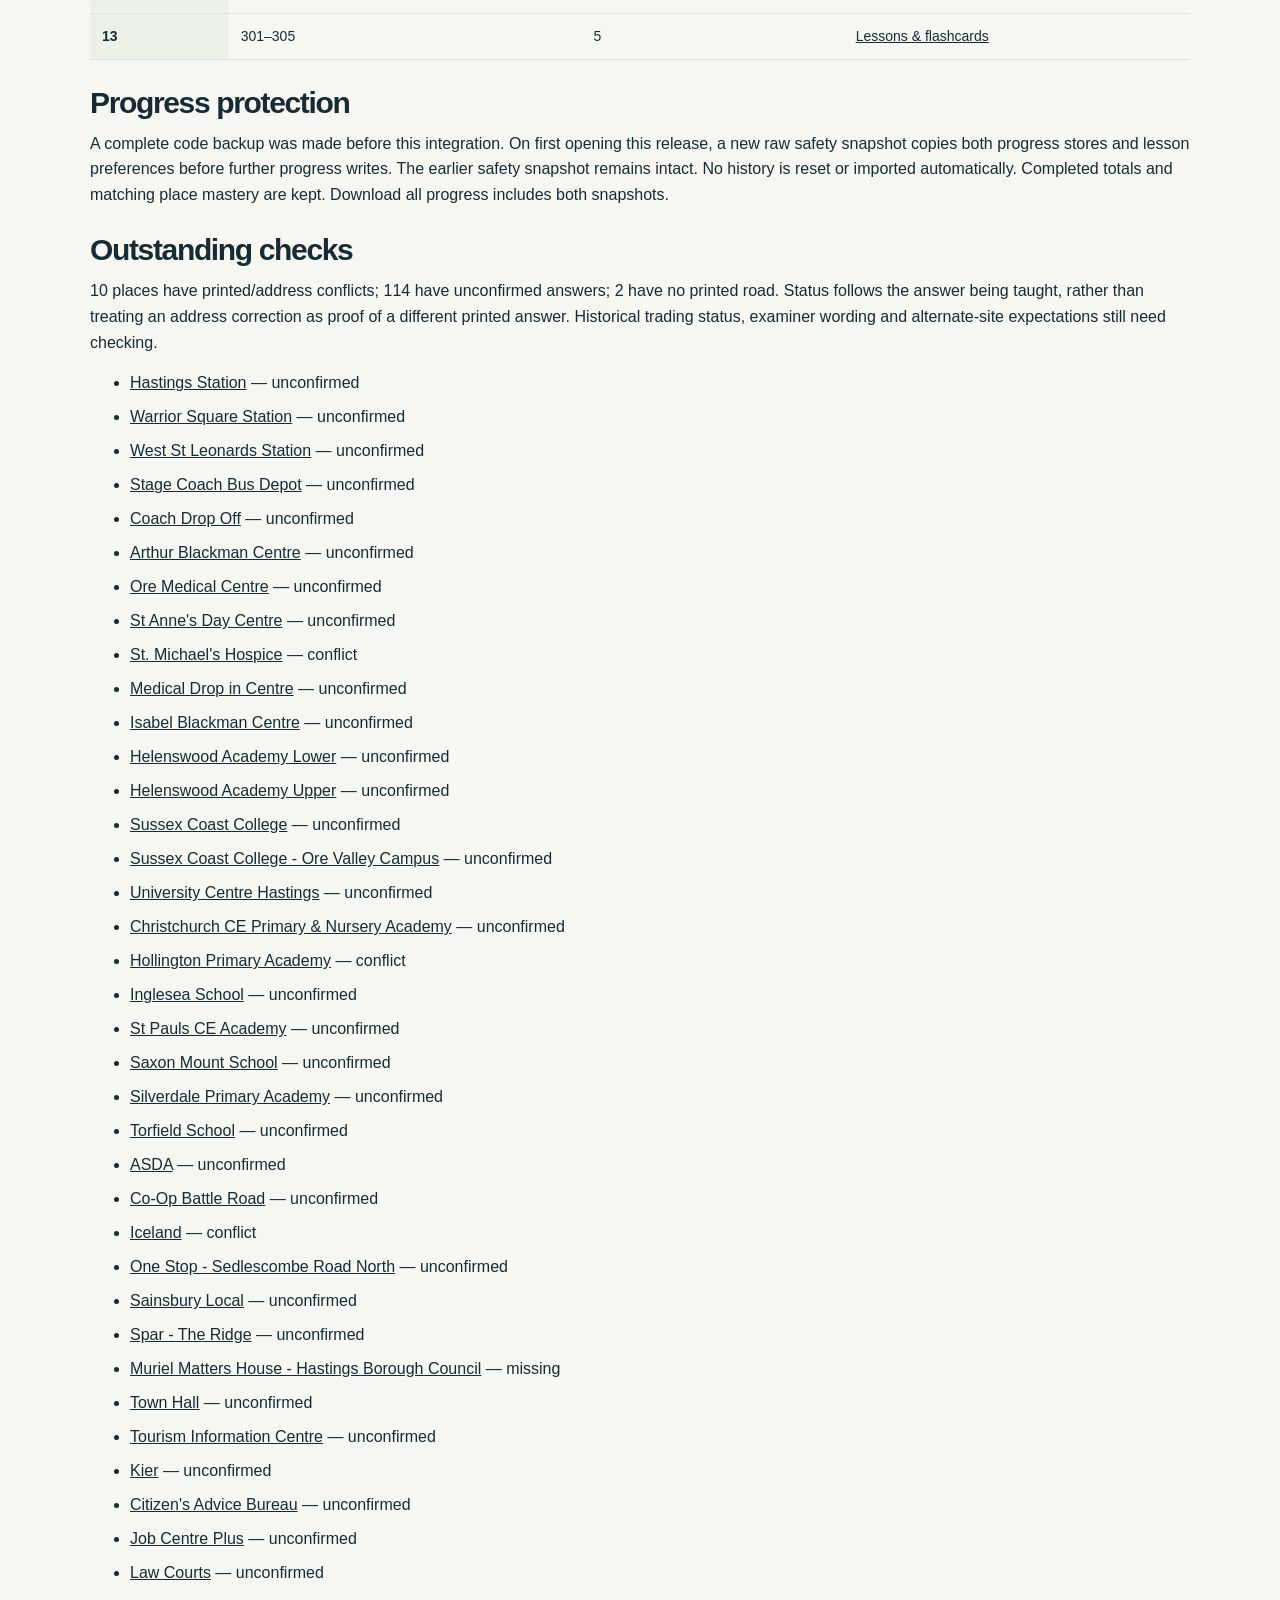
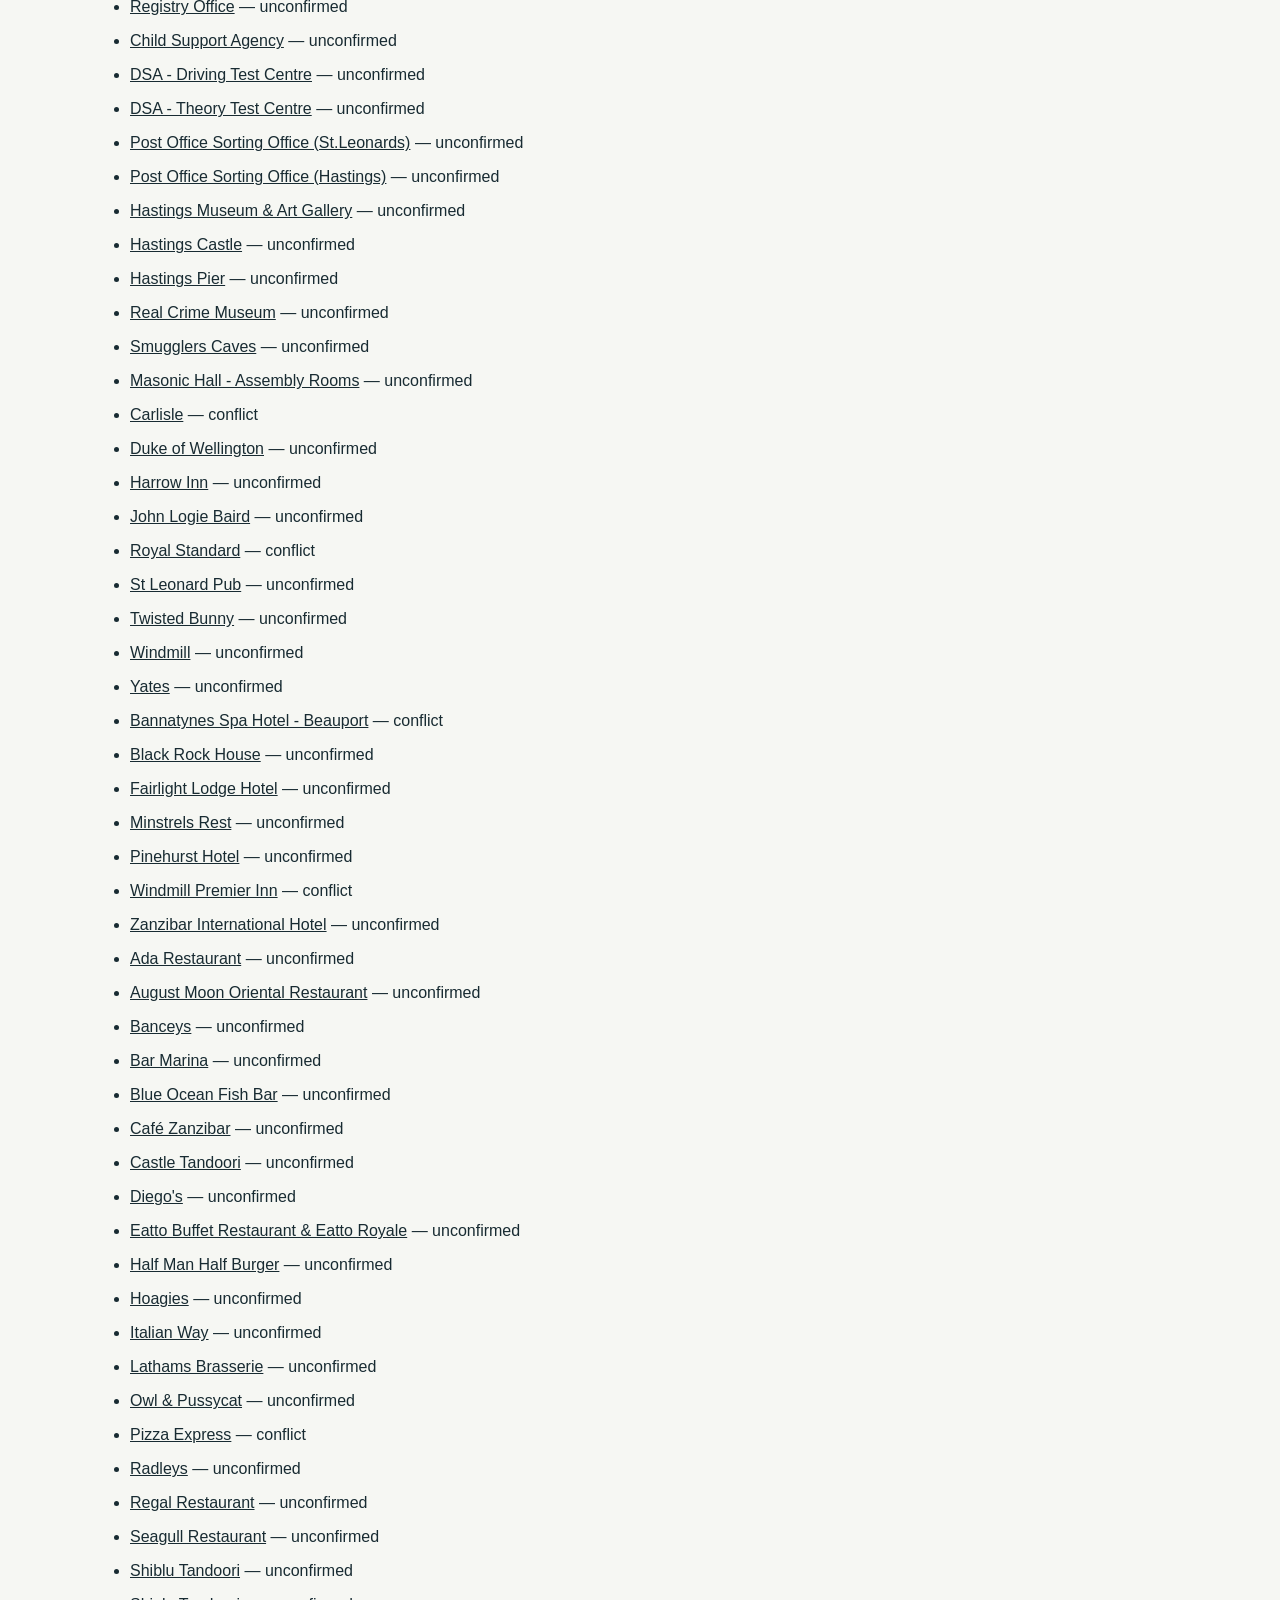
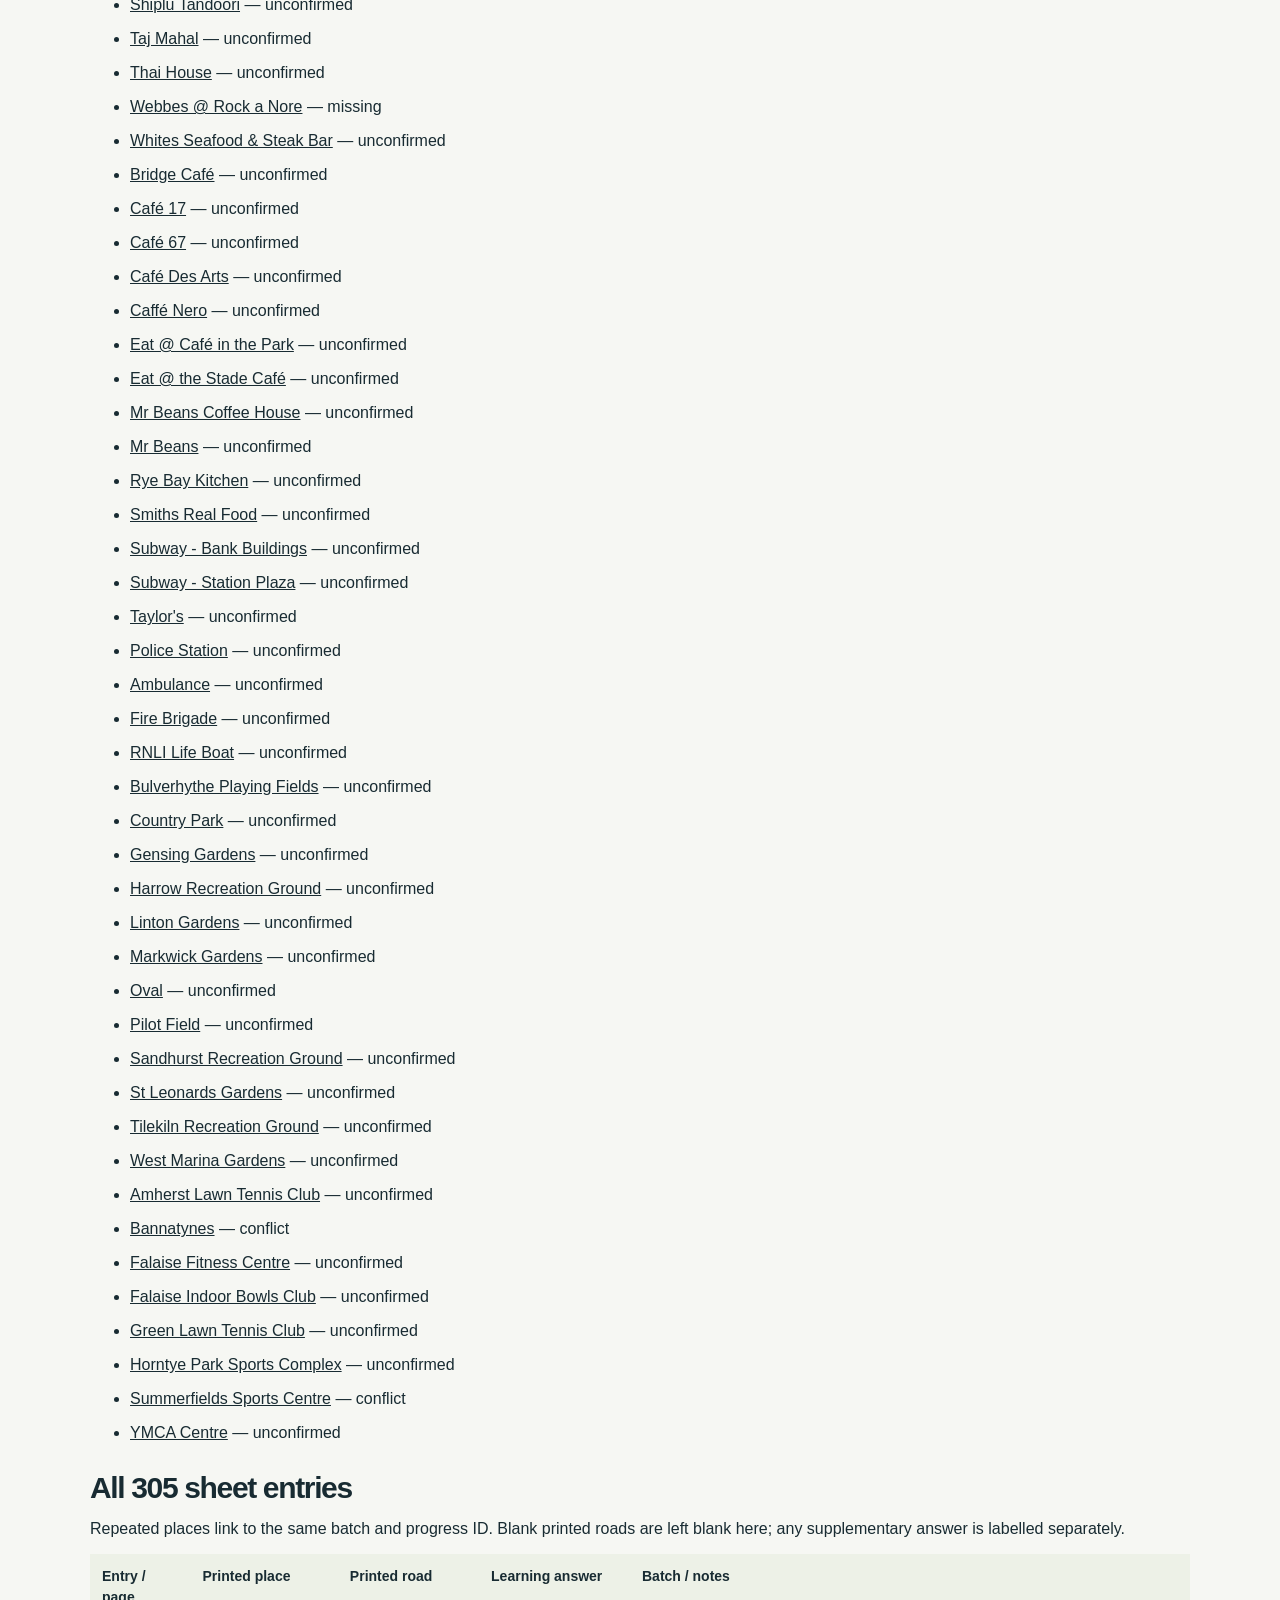
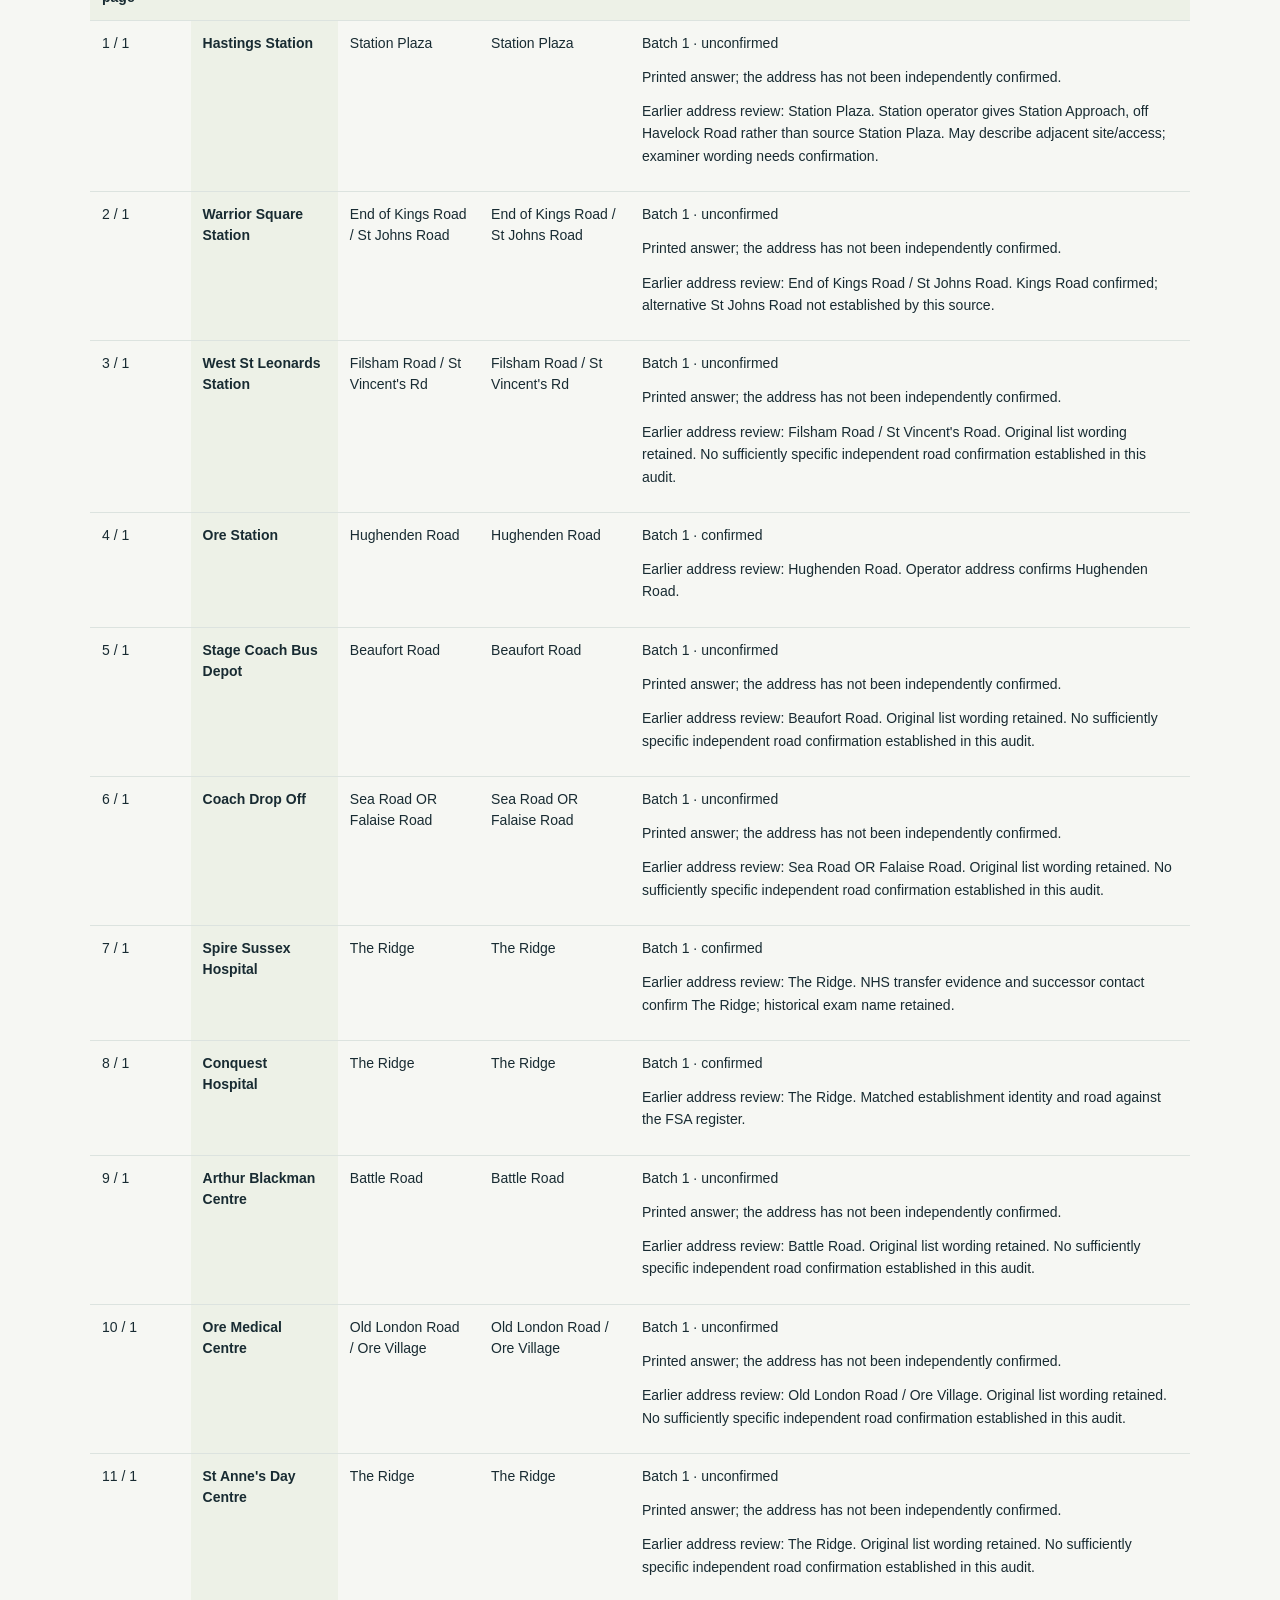
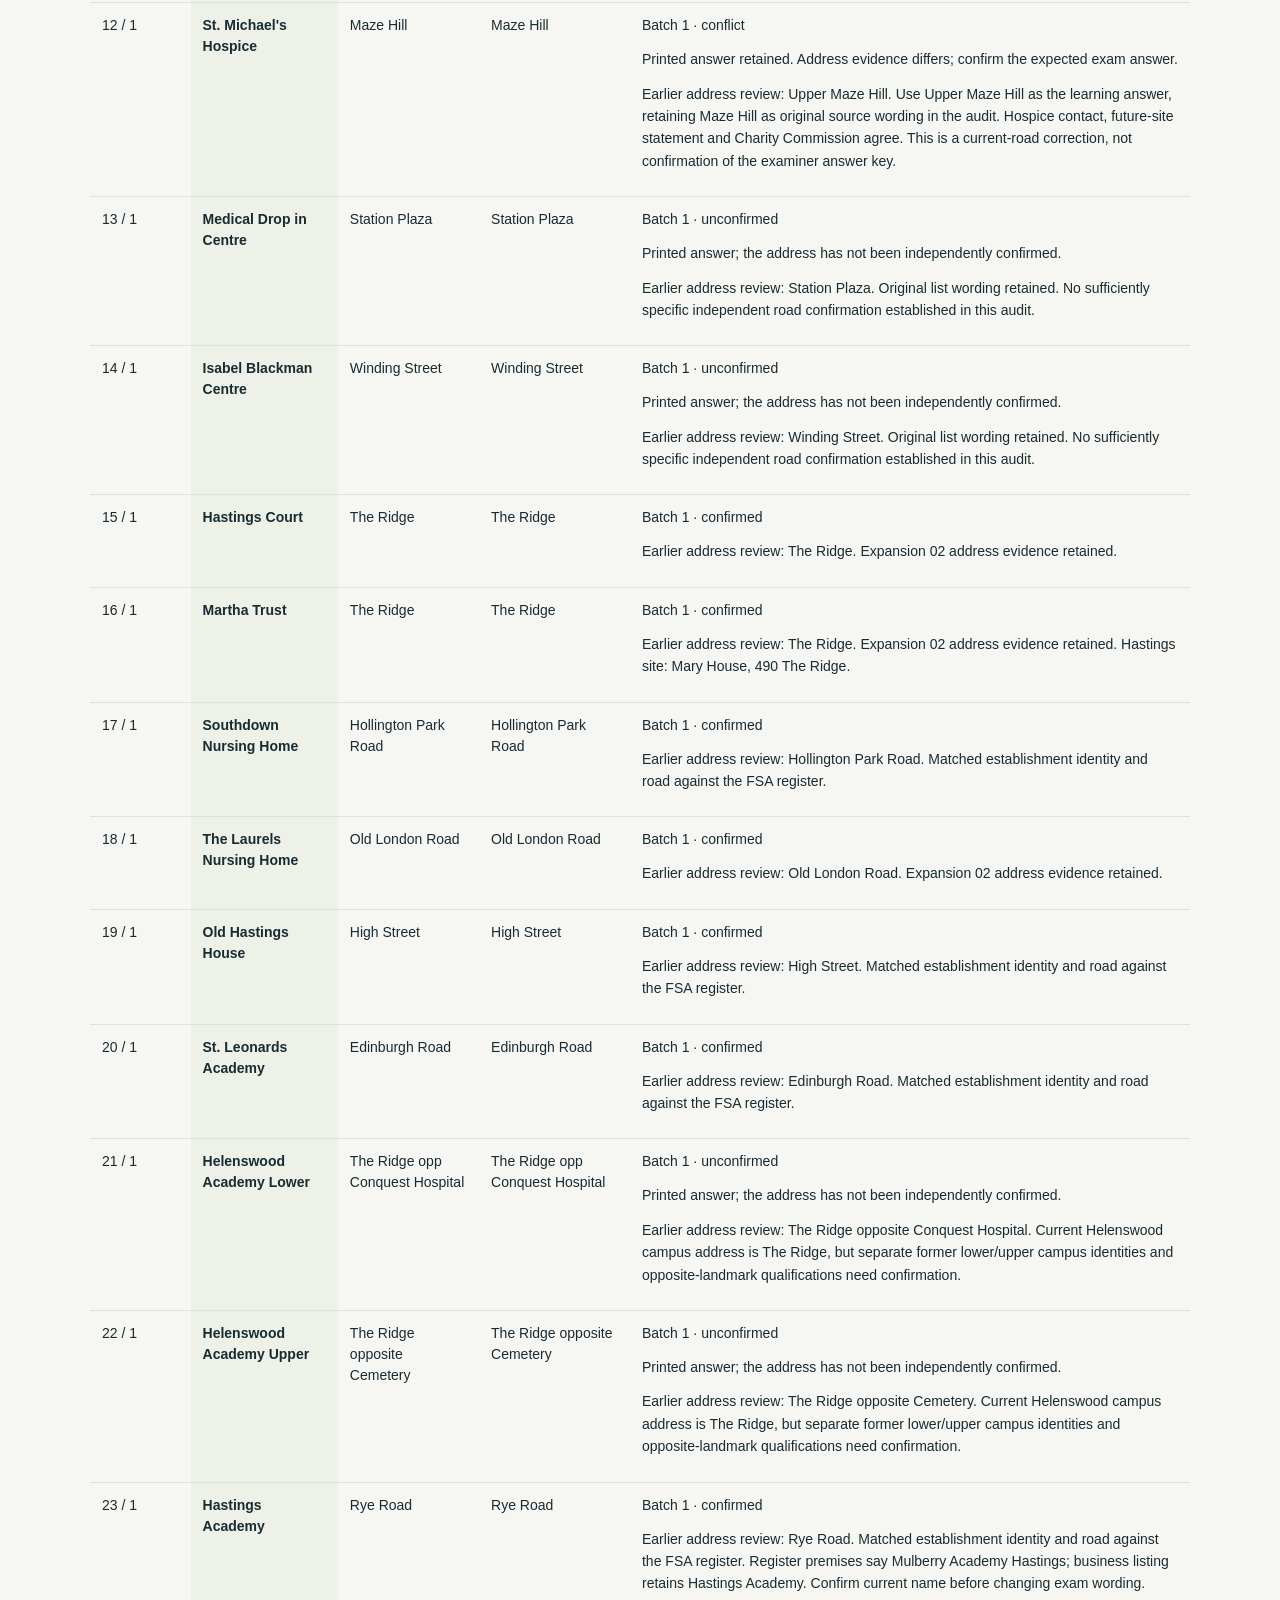
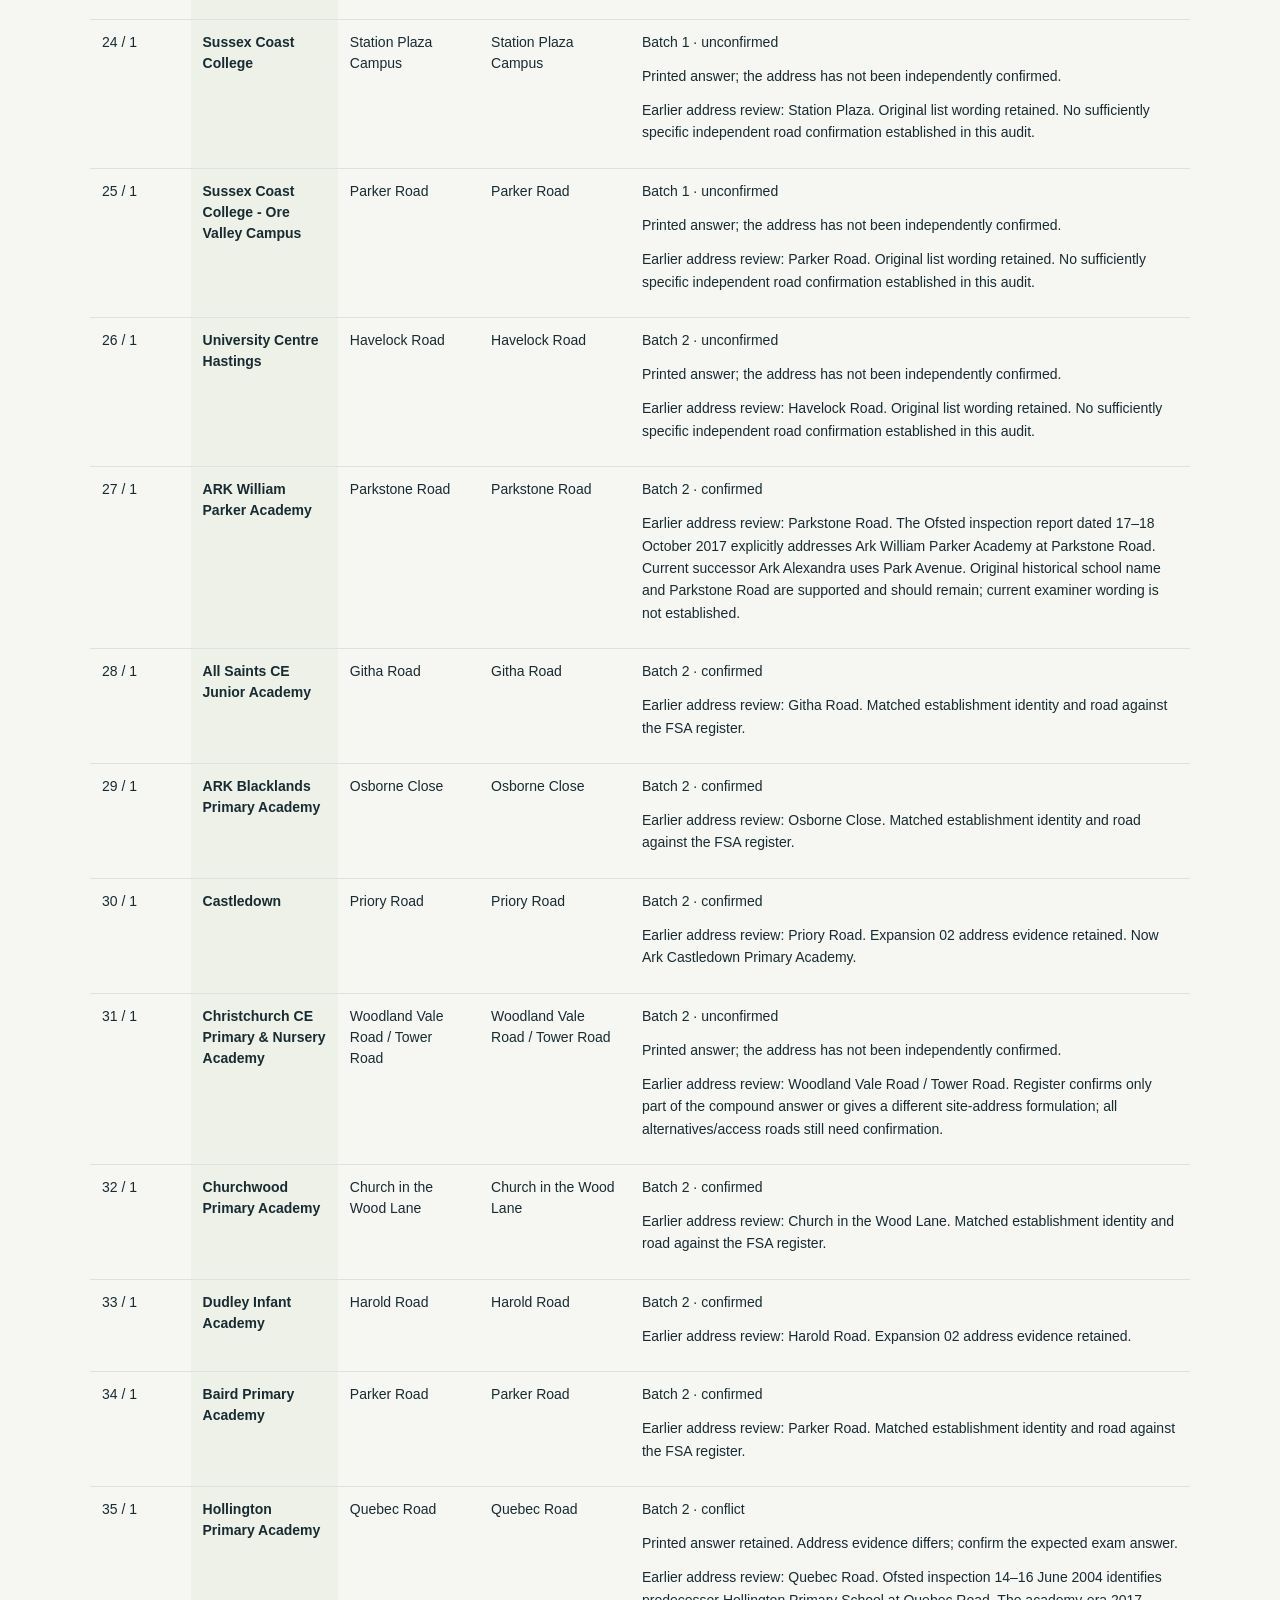
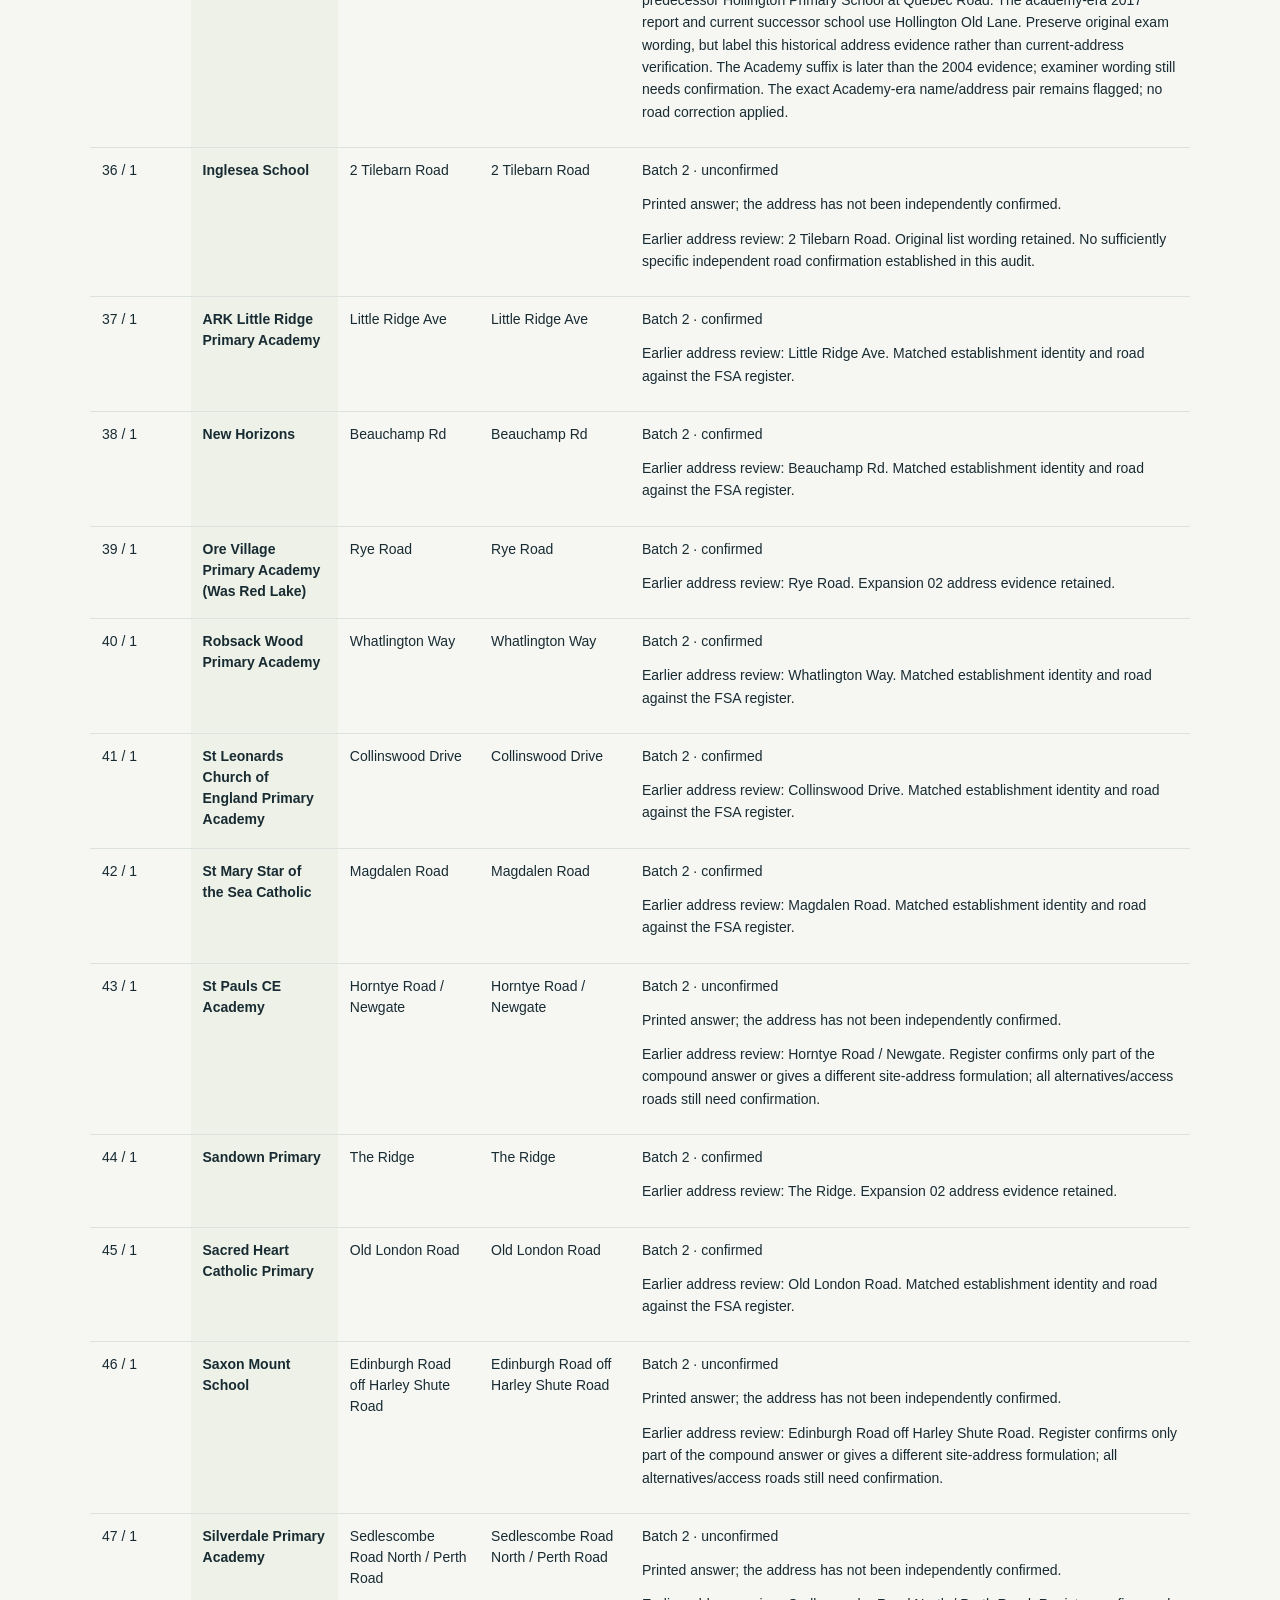
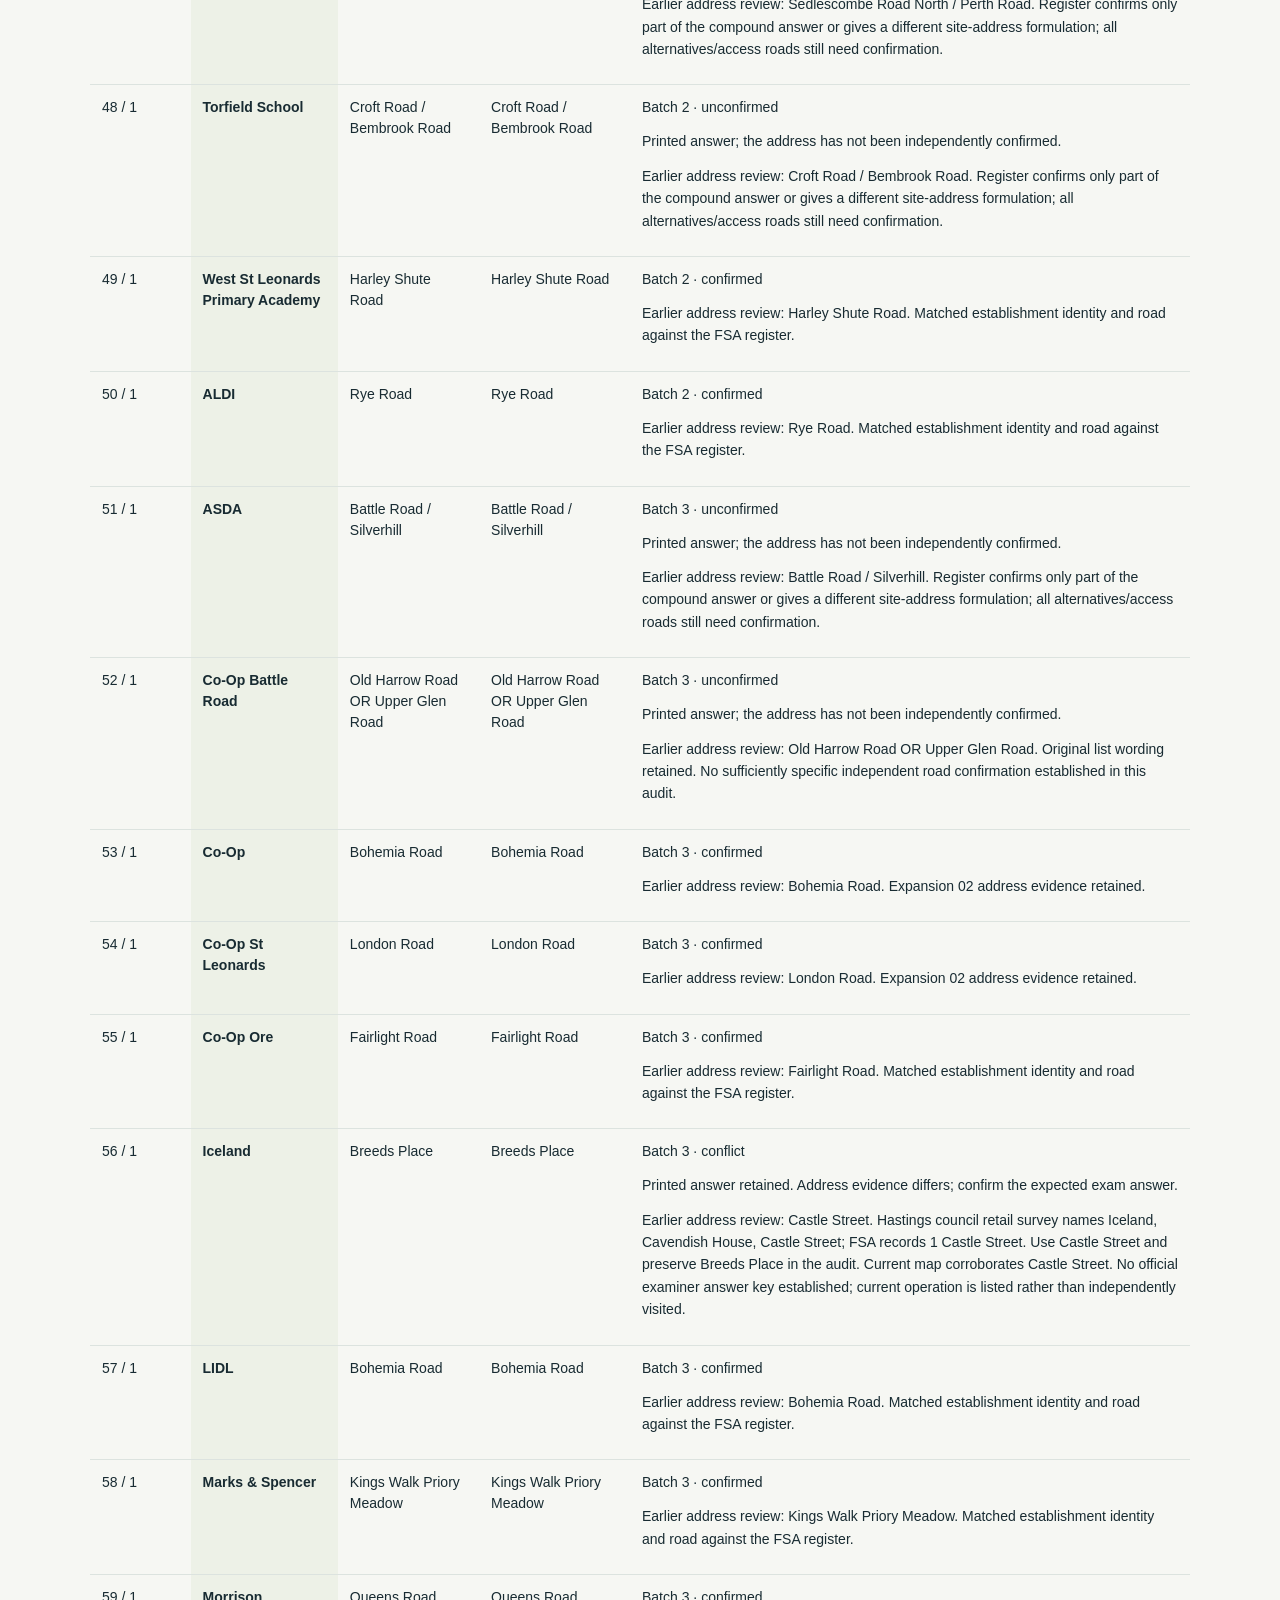
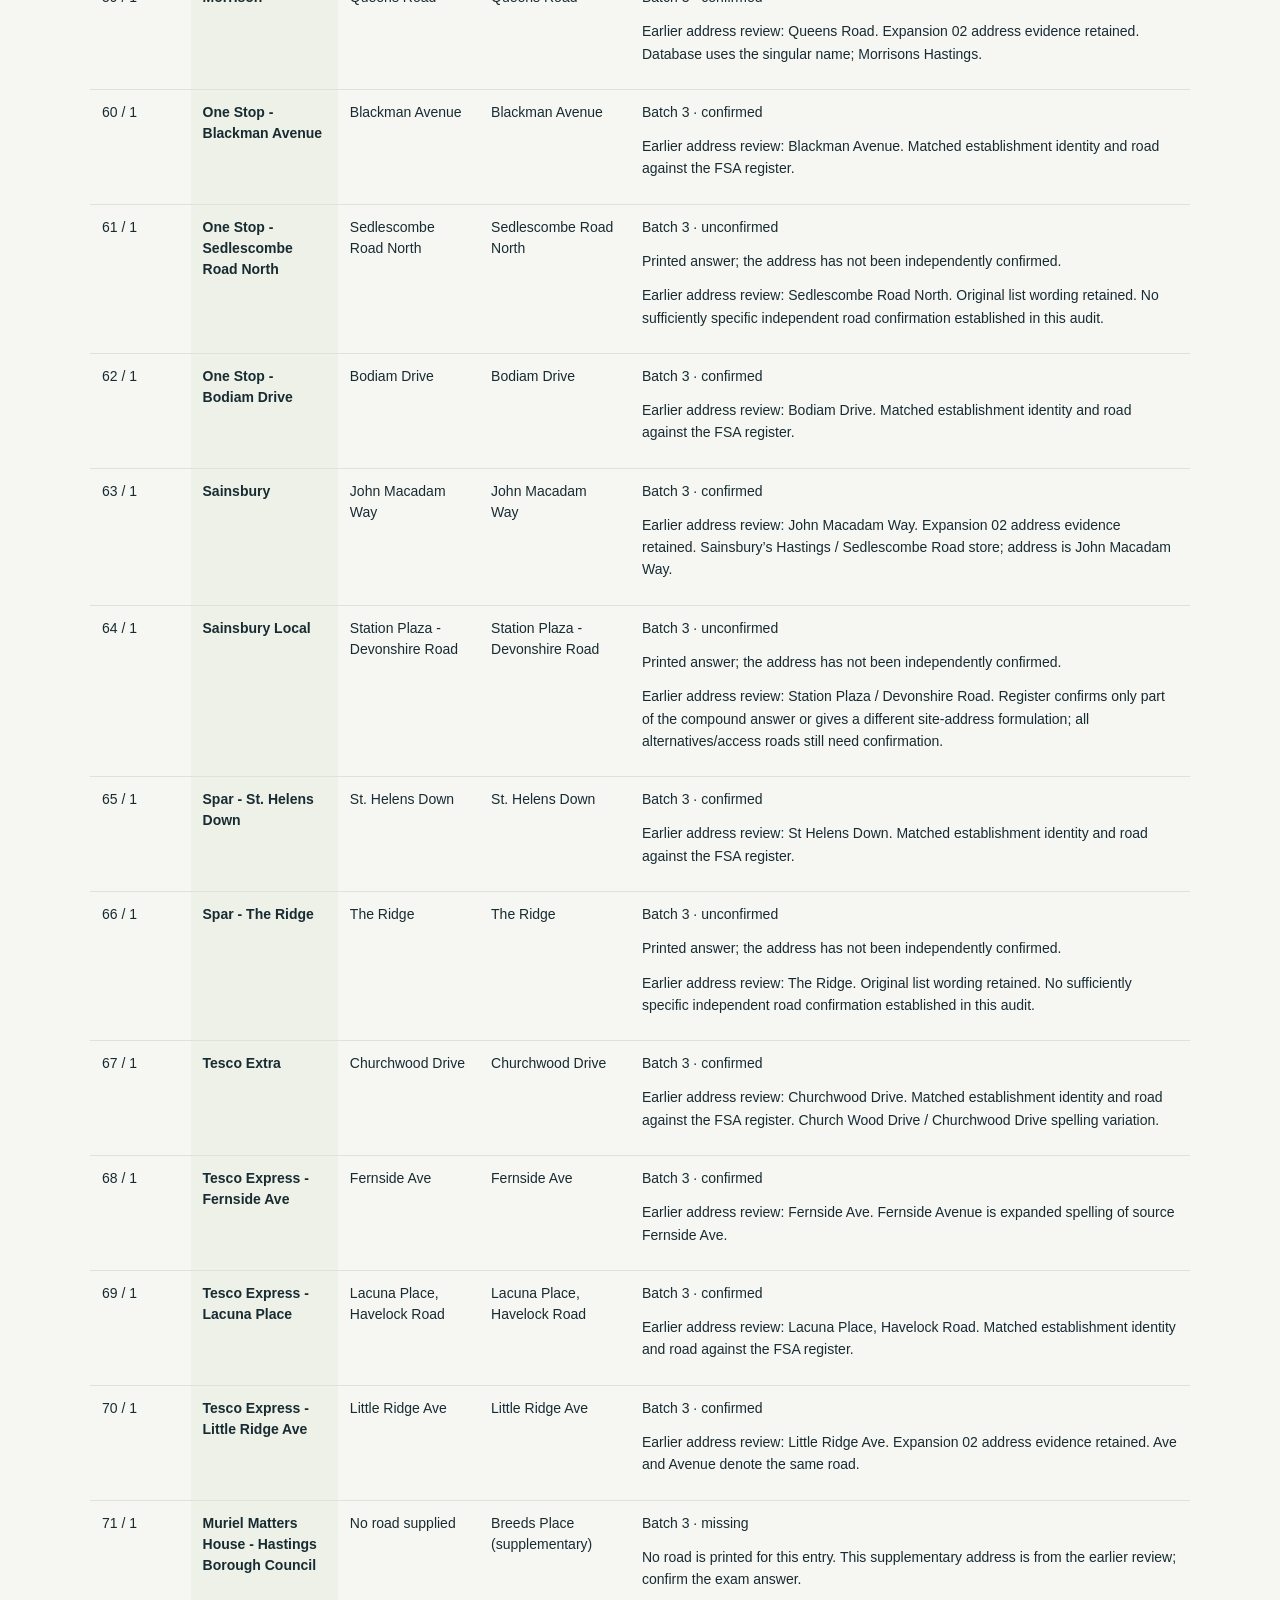
<file: printed-exam-report.html>
<!doctype html><html lang="en"><head><meta charset="utf-8"><meta name="viewport" content="width=device-width,initial-scale=1"><title>Printed Exam Revision List · Comparison</title><link rel="stylesheet" href="study-base.css"><link rel="stylesheet" href="study.css"><style>body{padding:20px}.report{max-width:1100px;margin:auto}h1{font-size:clamp(28px,5vw,44px);margin:20px 0}h2{margin:26px 0 12px}p{margin:12px 0;line-height:1.6}table{width:100%;border-collapse:collapse;font-size:14px}th,td{padding:12px;text-align:left;vertical-align:top;border-bottom:1px solid #dce3df}th{background:#edf1e7}.table-wrap{overflow-x:auto}td{min-width:100px}td:nth-child(2){min-width:160px}summary{cursor:pointer}li{margin:10px 0}:target{background:#edf1e7}</style></head><body><main class="report"><a class="back-link" href="learn.html#home">← Back to Learning Home</a><p class="eyebrow">22 October 2026 · integrated printed-sheet learning</p><h1>Your printed sheet is the learning path</h1><p><strong>305 sheet entries · 301 existing places · 13 batches · no new or duplicate places.</strong> Every place keeps its permanent progress ID. Repeated entries appear in the batch of their first occurrence, with one shared mastery history.</p><div class="study-panel"><h2>How learning works</h2><ul><li>Learning Home continues your saved lesson or starts the first batch still needing mastery. All batches remain open.</li><li>Each batch has up to 25 places, short multiple-choice lessons and its own flashcards. New places are prioritised alongside mistakes. Three consecutive correct answers still mean mastery.</li><li>New lessons, quizzes, flashcards and the local questions in mocks use the printed road wording first. Existing saved questions retain their original answer and score, including earlier reviewed roads.</li><li>Coach Drop Off, Co-op Battle Road and Fire Brigade each have two explicit accepted roads. Questions ask for one listed road, never marking the other as a distractor.</li><li>Muriel Matters House and Webbes have no printed road. Breeds Place and Rock-a-Nore Road remain supplementary answers, clearly flagged for exam confirmation.</li><li>Mixed practice, categories, mistake review, paused lessons and completed lesson totals remain available. All 166 other-subject questions are unchanged; mock practice retains its existing separate score history.</li></ul></div><h2>Printed wording and address evidence</h2><p>The supplied comparison is a normalized transcription of three photographed pages, inspected during the original reconciliation. The sheet says “This list is not prescriptive”; it is the primary study reference, not a verified current-address register or guarantee of exam questions.</p><p>Earlier reviewed addresses remain in the notes. In particular, new questions now use the printed Maze Hill for St Michael’s Hospice, Breeds Place for Iceland, Carlisle Parade for Carlisle and Cambridge Road for Summerfields Sports Centre. Where that differs from reviewed evidence, the answer stays flagged. Earlier saved answers are still recognised.</p><h2>Learning batches</h2><div class="table-wrap"><table><thead><tr><th>Batch</th><th>Sheet entries</th><th>Unique places</th><th>Open</th></tr></thead><tbody><tr><th>1</th><td>1–25</td><td>25</td><td><a href="learn.html#local-batch/0">Lessons & flashcards</a></td></tr><tr><th>2</th><td>26–50</td><td>25</td><td><a href="learn.html#local-batch/1">Lessons & flashcards</a></td></tr><tr><th>3</th><td>51–75</td><td>25</td><td><a href="learn.html#local-batch/2">Lessons & flashcards</a></td></tr><tr><th>4</th><td>76–100</td><td>25</td><td><a href="learn.html#local-batch/3">Lessons & flashcards</a></td></tr><tr><th>5</th><td>101–125</td><td>24</td><td><a href="learn.html#local-batch/4">Lessons & flashcards</a></td></tr><tr><th>6</th><td>126–150</td><td>25</td><td><a href="learn.html#local-batch/5">Lessons & flashcards</a></td></tr><tr><th>7</th><td>151–175</td><td>25</td><td><a href="learn.html#local-batch/6">Lessons & flashcards</a></td></tr><tr><th>8</th><td>176–200</td><td>24</td><td><a href="learn.html#local-batch/7">Lessons & flashcards</a></td></tr><tr><th>9</th><td>201–225</td><td>25</td><td><a href="learn.html#local-batch/8">Lessons & flashcards</a></td></tr><tr><th>10</th><td>226–250</td><td>23</td><td><a href="learn.html#local-batch/9">Lessons & flashcards</a></td></tr><tr><th>11</th><td>251–275</td><td>25</td><td><a href="learn.html#local-batch/10">Lessons & flashcards</a></td></tr><tr><th>12</th><td>276–300</td><td>25</td><td><a href="learn.html#local-batch/11">Lessons & flashcards</a></td></tr><tr><th>13</th><td>301–305</td><td>5</td><td><a href="learn.html#local-batch/12">Lessons & flashcards</a></td></tr></tbody></table></div><h2>Progress protection</h2><p>A complete code backup was made before this integration. On first opening this release, a new raw safety snapshot copies both progress stores and lesson preferences before further progress writes. The earlier safety snapshot remains intact. No history is reset or imported automatically. Completed totals and matching place mastery are kept. Download all progress includes both snapshots.</p><h2>Outstanding checks</h2><p>10 places have printed/address conflicts; 114 have unconfirmed answers; 2 have no printed road. Status follows the answer being taught, rather than treating an address correction as proof of a different printed answer. Historical trading status, examiner wording and alternate-site expectations still need checking.</p><ul><li><a href="#record-1">Hastings Station</a> — unconfirmed</li><li><a href="#record-2">Warrior Square Station</a> — unconfirmed</li><li><a href="#record-3">West St Leonards Station</a> — unconfirmed</li><li><a href="#record-5">Stage Coach Bus Depot</a> — unconfirmed</li><li><a href="#record-6">Coach Drop Off</a> — unconfirmed</li><li><a href="#record-9">Arthur Blackman Centre</a> — unconfirmed</li><li><a href="#record-10">Ore Medical Centre</a> — unconfirmed</li><li><a href="#record-11">St Anne&#39;s Day Centre</a> — unconfirmed</li><li><a href="#record-12">St. Michael&#39;s Hospice</a> — conflict</li><li><a href="#record-13">Medical Drop in Centre</a> — unconfirmed</li><li><a href="#record-14">Isabel Blackman Centre</a> — unconfirmed</li><li><a href="#record-21">Helenswood Academy Lower</a> — unconfirmed</li><li><a href="#record-22">Helenswood Academy Upper</a> — unconfirmed</li><li><a href="#record-24">Sussex Coast College</a> — unconfirmed</li><li><a href="#record-25">Sussex Coast College - Ore Valley Campus</a> — unconfirmed</li><li><a href="#record-26">University Centre Hastings</a> — unconfirmed</li><li><a href="#record-31">Christchurch CE Primary &amp; Nursery Academy</a> — unconfirmed</li><li><a href="#record-35">Hollington Primary Academy</a> — conflict</li><li><a href="#record-36">Inglesea School</a> — unconfirmed</li><li><a href="#record-43">St Pauls CE Academy</a> — unconfirmed</li><li><a href="#record-46">Saxon Mount School</a> — unconfirmed</li><li><a href="#record-47">Silverdale Primary Academy</a> — unconfirmed</li><li><a href="#record-48">Torfield School</a> — unconfirmed</li><li><a href="#record-51">ASDA</a> — unconfirmed</li><li><a href="#record-52">Co-Op Battle Road</a> — unconfirmed</li><li><a href="#record-56">Iceland</a> — conflict</li><li><a href="#record-61">One Stop - Sedlescombe Road North</a> — unconfirmed</li><li><a href="#record-64">Sainsbury Local</a> — unconfirmed</li><li><a href="#record-66">Spar - The Ridge</a> — unconfirmed</li><li><a href="#record-71">Muriel Matters House - Hastings Borough Council</a> — missing</li><li><a href="#record-72">Town Hall</a> — unconfirmed</li><li><a href="#record-73">Tourism Information Centre</a> — unconfirmed</li><li><a href="#record-74">Kier</a> — unconfirmed</li><li><a href="#record-75">Citizen&#39;s Advice Bureau</a> — unconfirmed</li><li><a href="#record-76">Job Centre Plus</a> — unconfirmed</li><li><a href="#record-77">Law Courts</a> — unconfirmed</li><li><a href="#record-78">Registry Office</a> — unconfirmed</li><li><a href="#record-79">Child Support Agency</a> — unconfirmed</li><li><a href="#record-80">DSA - Driving Test Centre</a> — unconfirmed</li><li><a href="#record-81">DSA - Theory Test Centre</a> — unconfirmed</li><li><a href="#record-82">Post Office Sorting Office (St.Leonards)</a> — unconfirmed</li><li><a href="#record-83">Post Office Sorting Office (Hastings)</a> — unconfirmed</li><li><a href="#record-86">Hastings Museum &amp; Art Gallery</a> — unconfirmed</li><li><a href="#record-87">Hastings Castle</a> — unconfirmed</li><li><a href="#record-88">Hastings Pier</a> — unconfirmed</li><li><a href="#record-90">Real Crime Museum</a> — unconfirmed</li><li><a href="#record-92">Smugglers Caves</a> — unconfirmed</li><li><a href="#record-101">Masonic Hall - Assembly Rooms</a> — unconfirmed</li><li><a href="#record-110">Carlisle</a> — conflict</li><li><a href="#record-123">Duke of Wellington</a> — unconfirmed</li><li><a href="#record-129">Harrow Inn</a> — unconfirmed</li><li><a href="#record-134">John Logie Baird</a> — unconfirmed</li><li><a href="#record-153">Royal Standard</a> — conflict</li><li><a href="#record-156">St Leonard Pub</a> — unconfirmed</li><li><a href="#record-162">Twisted Bunny</a> — unconfirmed</li><li><a href="#record-164">Windmill</a> — unconfirmed</li><li><a href="#record-165">Yates</a> — unconfirmed</li><li><a href="#record-168">Bannatynes Spa Hotel - Beauport</a> — conflict</li><li><a href="#record-169">Black Rock House</a> — unconfirmed</li><li><a href="#record-173">Fairlight Lodge Hotel</a> — unconfirmed</li><li><a href="#record-177">Minstrels Rest</a> — unconfirmed</li><li><a href="#record-180">Pinehurst Hotel</a> — unconfirmed</li><li><a href="#record-188">Windmill Premier Inn</a> — conflict</li><li><a href="#record-189">Zanzibar International Hotel</a> — unconfirmed</li><li><a href="#record-190">Ada Restaurant</a> — unconfirmed</li><li><a href="#record-191">August Moon Oriental Restaurant</a> — unconfirmed</li><li><a href="#record-194">Banceys</a> — unconfirmed</li><li><a href="#record-195">Bar Marina</a> — unconfirmed</li><li><a href="#record-198">Blue Ocean Fish Bar</a> — unconfirmed</li><li><a href="#record-200">Café Zanzibar</a> — unconfirmed</li><li><a href="#record-202">Castle Tandoori</a> — unconfirmed</li><li><a href="#record-204">Diego&#39;s</a> — unconfirmed</li><li><a href="#record-205">Eatto Buffet Restaurant &amp; Eatto Royale</a> — unconfirmed</li><li><a href="#record-213">Half Man Half Burger</a> — unconfirmed</li><li><a href="#record-214">Hoagies</a> — unconfirmed</li><li><a href="#record-215">Italian Way</a> — unconfirmed</li><li><a href="#record-219">Lathams Brasserie</a> — unconfirmed</li><li><a href="#record-223">Owl &amp; Pussycat</a> — unconfirmed</li><li><a href="#record-225">Pizza Express</a> — conflict</li><li><a href="#record-228">Radleys</a> — unconfirmed</li><li><a href="#record-230">Regal Restaurant</a> — unconfirmed</li><li><a href="#record-232">Seagull Restaurant</a> — unconfirmed</li><li><a href="#record-234">Shiblu Tandoori</a> — unconfirmed</li><li><a href="#record-235">Shiplu Tandoori</a> — unconfirmed</li><li><a href="#record-238">Taj Mahal</a> — unconfirmed</li><li><a href="#record-240">Thai House</a> — unconfirmed</li><li><a href="#record-243">Webbes @ Rock a Nore</a> — missing</li><li><a href="#record-244">Whites Seafood &amp; Steak Bar</a> — unconfirmed</li><li><a href="#record-248">Bridge Café</a> — unconfirmed</li><li><a href="#record-250">Café 17</a> — unconfirmed</li><li><a href="#record-251">Café 67</a> — unconfirmed</li><li><a href="#record-252">Café Des Arts</a> — unconfirmed</li><li><a href="#record-253">Caffé Nero</a> — unconfirmed</li><li><a href="#record-256">Eat @ Café in the Park</a> — unconfirmed</li><li><a href="#record-257">Eat @ the Stade Café</a> — unconfirmed</li><li><a href="#record-265">Mr Beans Coffee House</a> — unconfirmed</li><li><a href="#record-266">Mr Beans</a> — unconfirmed</li><li><a href="#record-268">Rye Bay Kitchen</a> — unconfirmed</li><li><a href="#record-269">Smiths Real Food</a> — unconfirmed</li><li><a href="#record-270">Subway - Bank Buildings</a> — unconfirmed</li><li><a href="#record-271">Subway - Station Plaza</a> — unconfirmed</li><li><a href="#record-272">Taylor&#39;s</a> — unconfirmed</li><li><a href="#record-275">Police Station</a> — unconfirmed</li><li><a href="#record-276">Ambulance</a> — unconfirmed</li><li><a href="#record-277">Fire Brigade</a> — unconfirmed</li><li><a href="#record-278">RNLI Life Boat</a> — unconfirmed</li><li><a href="#record-280">Bulverhythe Playing Fields</a> — unconfirmed</li><li><a href="#record-281">Country Park</a> — unconfirmed</li><li><a href="#record-282">Gensing Gardens</a> — unconfirmed</li><li><a href="#record-283">Harrow Recreation Ground</a> — unconfirmed</li><li><a href="#record-284">Linton Gardens</a> — unconfirmed</li><li><a href="#record-285">Markwick Gardens</a> — unconfirmed</li><li><a href="#record-286">Oval</a> — unconfirmed</li><li><a href="#record-287">Pilot Field</a> — unconfirmed</li><li><a href="#record-288">Sandhurst Recreation Ground</a> — unconfirmed</li><li><a href="#record-289">St Leonards Gardens</a> — unconfirmed</li><li><a href="#record-290">Tilekiln Recreation Ground</a> — unconfirmed</li><li><a href="#record-291">West Marina Gardens</a> — unconfirmed</li><li><a href="#record-292">Amherst Lawn Tennis Club</a> — unconfirmed</li><li><a href="#record-293">Bannatynes</a> — conflict</li><li><a href="#record-295">Falaise Fitness Centre</a> — unconfirmed</li><li><a href="#record-296">Falaise Indoor Bowls Club</a> — unconfirmed</li><li><a href="#record-297">Green Lawn Tennis Club</a> — unconfirmed</li><li><a href="#record-298">Horntye Park Sports Complex</a> — unconfirmed</li><li><a href="#record-299">Summerfields Sports Centre</a> — conflict</li><li><a href="#record-300">YMCA Centre</a> — unconfirmed</li></ul><h2>All 305 sheet entries</h2><p>Repeated places link to the same batch and progress ID. Blank printed roads are left blank here; any supplementary answer is labelled separately.</p><div class="table-wrap"><table><thead><tr><th>Entry / page</th><th>Printed place</th><th>Printed road</th><th>Learning answer</th><th>Batch / notes</th></tr></thead><tbody><tr id="record-1"><td>1 / 1</td><th>Hastings Station</th><td>Station Plaza</td><td>Station Plaza</td><td>Batch 1 · unconfirmed<p>Printed answer; the address has not been independently confirmed.</p><p>Earlier address review: Station Plaza. Station operator gives Station Approach, off Havelock Road rather than source Station Plaza. May describe adjacent site/access; examiner wording needs confirmation.</p></td></tr><tr id="record-2"><td>2 / 1</td><th>Warrior Square Station</th><td>End of Kings Road / St Johns Road</td><td>End of Kings Road / St Johns Road</td><td>Batch 1 · unconfirmed<p>Printed answer; the address has not been independently confirmed.</p><p>Earlier address review: End of Kings Road / St Johns Road. Kings Road confirmed; alternative St Johns Road not established by this source.</p></td></tr><tr id="record-3"><td>3 / 1</td><th>West St Leonards Station</th><td>Filsham Road / St Vincent&#39;s Rd</td><td>Filsham Road / St Vincent&#39;s Rd</td><td>Batch 1 · unconfirmed<p>Printed answer; the address has not been independently confirmed.</p><p>Earlier address review: Filsham Road / St Vincent&#39;s Road. Original list wording retained. No sufficiently specific independent road confirmation established in this audit.</p></td></tr><tr id="record-4"><td>4 / 1</td><th>Ore Station</th><td>Hughenden Road</td><td>Hughenden Road</td><td>Batch 1 · confirmed<p></p><p>Earlier address review: Hughenden Road. Operator address confirms Hughenden Road.</p></td></tr><tr id="record-5"><td>5 / 1</td><th>Stage Coach Bus Depot</th><td>Beaufort Road</td><td>Beaufort Road</td><td>Batch 1 · unconfirmed<p>Printed answer; the address has not been independently confirmed.</p><p>Earlier address review: Beaufort Road. Original list wording retained. No sufficiently specific independent road confirmation established in this audit.</p></td></tr><tr id="record-6"><td>6 / 1</td><th>Coach Drop Off</th><td>Sea Road OR Falaise Road</td><td>Sea Road OR Falaise Road</td><td>Batch 1 · unconfirmed<p>Printed answer; the address has not been independently confirmed.</p><p>Earlier address review: Sea Road OR Falaise Road. Original list wording retained. No sufficiently specific independent road confirmation established in this audit.</p></td></tr><tr id="record-7"><td>7 / 1</td><th>Spire Sussex Hospital</th><td>The Ridge</td><td>The Ridge</td><td>Batch 1 · confirmed<p></p><p>Earlier address review: The Ridge. NHS transfer evidence and successor contact confirm The Ridge; historical exam name retained.</p></td></tr><tr id="record-8"><td>8 / 1</td><th>Conquest Hospital</th><td>The Ridge</td><td>The Ridge</td><td>Batch 1 · confirmed<p></p><p>Earlier address review: The Ridge. Matched establishment identity and road against the FSA register.</p></td></tr><tr id="record-9"><td>9 / 1</td><th>Arthur Blackman Centre</th><td>Battle Road</td><td>Battle Road</td><td>Batch 1 · unconfirmed<p>Printed answer; the address has not been independently confirmed.</p><p>Earlier address review: Battle Road. Original list wording retained. No sufficiently specific independent road confirmation established in this audit.</p></td></tr><tr id="record-10"><td>10 / 1</td><th>Ore Medical Centre</th><td>Old London Road / Ore Village</td><td>Old London Road / Ore Village</td><td>Batch 1 · unconfirmed<p>Printed answer; the address has not been independently confirmed.</p><p>Earlier address review: Old London Road / Ore Village. Original list wording retained. No sufficiently specific independent road confirmation established in this audit.</p></td></tr><tr id="record-11"><td>11 / 1</td><th>St Anne&#39;s Day Centre</th><td>The Ridge</td><td>The Ridge</td><td>Batch 1 · unconfirmed<p>Printed answer; the address has not been independently confirmed.</p><p>Earlier address review: The Ridge. Original list wording retained. No sufficiently specific independent road confirmation established in this audit.</p></td></tr><tr id="record-12"><td>12 / 1</td><th>St. Michael&#39;s Hospice</th><td>Maze Hill</td><td>Maze Hill</td><td>Batch 1 · conflict<p>Printed answer retained. Address evidence differs; confirm the expected exam answer.</p><p>Earlier address review: Upper Maze Hill. Use Upper Maze Hill as the learning answer, retaining Maze Hill as original source wording in the audit. Hospice contact, future-site statement and Charity Commission agree. This is a current-road correction, not confirmation of the examiner answer key.</p></td></tr><tr id="record-13"><td>13 / 1</td><th>Medical Drop in Centre</th><td>Station Plaza</td><td>Station Plaza</td><td>Batch 1 · unconfirmed<p>Printed answer; the address has not been independently confirmed.</p><p>Earlier address review: Station Plaza. Original list wording retained. No sufficiently specific independent road confirmation established in this audit.</p></td></tr><tr id="record-14"><td>14 / 1</td><th>Isabel Blackman Centre</th><td>Winding Street</td><td>Winding Street</td><td>Batch 1 · unconfirmed<p>Printed answer; the address has not been independently confirmed.</p><p>Earlier address review: Winding Street. Original list wording retained. No sufficiently specific independent road confirmation established in this audit.</p></td></tr><tr id="record-15"><td>15 / 1</td><th>Hastings Court</th><td>The Ridge</td><td>The Ridge</td><td>Batch 1 · confirmed<p></p><p>Earlier address review: The Ridge. Expansion 02 address evidence retained. </p></td></tr><tr id="record-16"><td>16 / 1</td><th>Martha Trust</th><td>The Ridge</td><td>The Ridge</td><td>Batch 1 · confirmed<p></p><p>Earlier address review: The Ridge. Expansion 02 address evidence retained. Hastings site: Mary House, 490 The Ridge.</p></td></tr><tr id="record-17"><td>17 / 1</td><th>Southdown Nursing Home</th><td>Hollington Park Road</td><td>Hollington Park Road</td><td>Batch 1 · confirmed<p></p><p>Earlier address review: Hollington Park Road. Matched establishment identity and road against the FSA register.</p></td></tr><tr id="record-18"><td>18 / 1</td><th>The Laurels Nursing Home</th><td>Old London Road</td><td>Old London Road</td><td>Batch 1 · confirmed<p></p><p>Earlier address review: Old London Road. Expansion 02 address evidence retained. </p></td></tr><tr id="record-19"><td>19 / 1</td><th>Old Hastings House</th><td>High Street</td><td>High Street</td><td>Batch 1 · confirmed<p></p><p>Earlier address review: High Street. Matched establishment identity and road against the FSA register.</p></td></tr><tr id="record-20"><td>20 / 1</td><th>St. Leonards Academy</th><td>Edinburgh Road</td><td>Edinburgh Road</td><td>Batch 1 · confirmed<p></p><p>Earlier address review: Edinburgh Road. Matched establishment identity and road against the FSA register.</p></td></tr><tr id="record-21"><td>21 / 1</td><th>Helenswood Academy Lower</th><td>The Ridge opp Conquest Hospital</td><td>The Ridge opp Conquest Hospital</td><td>Batch 1 · unconfirmed<p>Printed answer; the address has not been independently confirmed.</p><p>Earlier address review: The Ridge opposite Conquest Hospital. Current Helenswood campus address is The Ridge, but separate former lower/upper campus identities and opposite-landmark qualifications need confirmation.</p></td></tr><tr id="record-22"><td>22 / 1</td><th>Helenswood Academy Upper</th><td>The Ridge opposite Cemetery</td><td>The Ridge opposite Cemetery</td><td>Batch 1 · unconfirmed<p>Printed answer; the address has not been independently confirmed.</p><p>Earlier address review: The Ridge opposite Cemetery. Current Helenswood campus address is The Ridge, but separate former lower/upper campus identities and opposite-landmark qualifications need confirmation.</p></td></tr><tr id="record-23"><td>23 / 1</td><th>Hastings Academy</th><td>Rye Road</td><td>Rye Road</td><td>Batch 1 · confirmed<p></p><p>Earlier address review: Rye Road. Matched establishment identity and road against the FSA register. Register premises say Mulberry Academy Hastings; business listing retains Hastings Academy. Confirm current name before changing exam wording.</p></td></tr><tr id="record-24"><td>24 / 1</td><th>Sussex Coast College</th><td>Station Plaza Campus</td><td>Station Plaza Campus</td><td>Batch 1 · unconfirmed<p>Printed answer; the address has not been independently confirmed.</p><p>Earlier address review: Station Plaza. Original list wording retained. No sufficiently specific independent road confirmation established in this audit.</p></td></tr><tr id="record-25"><td>25 / 1</td><th>Sussex Coast College - Ore Valley Campus</th><td>Parker Road</td><td>Parker Road</td><td>Batch 1 · unconfirmed<p>Printed answer; the address has not been independently confirmed.</p><p>Earlier address review: Parker Road. Original list wording retained. No sufficiently specific independent road confirmation established in this audit.</p></td></tr><tr id="record-26"><td>26 / 1</td><th>University Centre Hastings</th><td>Havelock Road</td><td>Havelock Road</td><td>Batch 2 · unconfirmed<p>Printed answer; the address has not been independently confirmed.</p><p>Earlier address review: Havelock Road. Original list wording retained. No sufficiently specific independent road confirmation established in this audit.</p></td></tr><tr id="record-27"><td>27 / 1</td><th>ARK William Parker Academy</th><td>Parkstone Road</td><td>Parkstone Road</td><td>Batch 2 · confirmed<p></p><p>Earlier address review: Parkstone Road. The Ofsted inspection report dated 17–18 October 2017 explicitly addresses Ark William Parker Academy at Parkstone Road. Current successor Ark Alexandra uses Park Avenue. Original historical school name and Parkstone Road are supported and should remain; current examiner wording is not established.</p></td></tr><tr id="record-28"><td>28 / 1</td><th>All Saints CE Junior Academy</th><td>Githa Road</td><td>Githa Road</td><td>Batch 2 · confirmed<p></p><p>Earlier address review: Githa Road. Matched establishment identity and road against the FSA register.</p></td></tr><tr id="record-29"><td>29 / 1</td><th>ARK Blacklands Primary Academy</th><td>Osborne Close</td><td>Osborne Close</td><td>Batch 2 · confirmed<p></p><p>Earlier address review: Osborne Close. Matched establishment identity and road against the FSA register.</p></td></tr><tr id="record-30"><td>30 / 1</td><th>Castledown</th><td>Priory Road</td><td>Priory Road</td><td>Batch 2 · confirmed<p></p><p>Earlier address review: Priory Road. Expansion 02 address evidence retained. Now Ark Castledown Primary Academy.</p></td></tr><tr id="record-31"><td>31 / 1</td><th>Christchurch CE Primary &amp; Nursery Academy</th><td>Woodland Vale Road / Tower Road</td><td>Woodland Vale Road / Tower Road</td><td>Batch 2 · unconfirmed<p>Printed answer; the address has not been independently confirmed.</p><p>Earlier address review: Woodland Vale Road / Tower Road. Register confirms only part of the compound answer or gives a different site-address formulation; all alternatives/access roads still need confirmation.</p></td></tr><tr id="record-32"><td>32 / 1</td><th>Churchwood Primary Academy</th><td>Church in the Wood Lane</td><td>Church in the Wood Lane</td><td>Batch 2 · confirmed<p></p><p>Earlier address review: Church in the Wood Lane. Matched establishment identity and road against the FSA register.</p></td></tr><tr id="record-33"><td>33 / 1</td><th>Dudley Infant Academy</th><td>Harold Road</td><td>Harold Road</td><td>Batch 2 · confirmed<p></p><p>Earlier address review: Harold Road. Expansion 02 address evidence retained. </p></td></tr><tr id="record-34"><td>34 / 1</td><th>Baird Primary Academy</th><td>Parker Road</td><td>Parker Road</td><td>Batch 2 · confirmed<p></p><p>Earlier address review: Parker Road. Matched establishment identity and road against the FSA register.</p></td></tr><tr id="record-35"><td>35 / 1</td><th>Hollington Primary Academy</th><td>Quebec Road</td><td>Quebec Road</td><td>Batch 2 · conflict<p>Printed answer retained. Address evidence differs; confirm the expected exam answer.</p><p>Earlier address review: Quebec Road. Ofsted inspection 14–16 June 2004 identifies predecessor Hollington Primary School at Quebec Road. The academy-era 2017 report and current successor school use Hollington Old Lane. Preserve original exam wording, but label this historical address evidence rather than current-address verification. The Academy suffix is later than the 2004 evidence; examiner wording still needs confirmation. The exact Academy-era name/address pair remains flagged; no road correction applied.</p></td></tr><tr id="record-36"><td>36 / 1</td><th>Inglesea School</th><td>2 Tilebarn Road</td><td>2 Tilebarn Road</td><td>Batch 2 · unconfirmed<p>Printed answer; the address has not been independently confirmed.</p><p>Earlier address review: 2 Tilebarn Road. Original list wording retained. No sufficiently specific independent road confirmation established in this audit.</p></td></tr><tr id="record-37"><td>37 / 1</td><th>ARK Little Ridge Primary Academy</th><td>Little Ridge Ave</td><td>Little Ridge Ave</td><td>Batch 2 · confirmed<p></p><p>Earlier address review: Little Ridge Ave. Matched establishment identity and road against the FSA register.</p></td></tr><tr id="record-38"><td>38 / 1</td><th>New Horizons</th><td>Beauchamp Rd</td><td>Beauchamp Rd</td><td>Batch 2 · confirmed<p></p><p>Earlier address review: Beauchamp Rd. Matched establishment identity and road against the FSA register.</p></td></tr><tr id="record-39"><td>39 / 1</td><th>Ore Village Primary Academy (Was Red Lake)</th><td>Rye Road</td><td>Rye Road</td><td>Batch 2 · confirmed<p></p><p>Earlier address review: Rye Road. Expansion 02 address evidence retained. </p></td></tr><tr id="record-40"><td>40 / 1</td><th>Robsack Wood Primary Academy</th><td>Whatlington Way</td><td>Whatlington Way</td><td>Batch 2 · confirmed<p></p><p>Earlier address review: Whatlington Way. Matched establishment identity and road against the FSA register.</p></td></tr><tr id="record-41"><td>41 / 1</td><th>St Leonards Church of England Primary Academy</th><td>Collinswood Drive</td><td>Collinswood Drive</td><td>Batch 2 · confirmed<p></p><p>Earlier address review: Collinswood Drive. Matched establishment identity and road against the FSA register.</p></td></tr><tr id="record-42"><td>42 / 1</td><th>St Mary Star of the Sea Catholic</th><td>Magdalen Road</td><td>Magdalen Road</td><td>Batch 2 · confirmed<p></p><p>Earlier address review: Magdalen Road. Matched establishment identity and road against the FSA register.</p></td></tr><tr id="record-43"><td>43 / 1</td><th>St Pauls CE Academy</th><td>Horntye Road / Newgate</td><td>Horntye Road / Newgate</td><td>Batch 2 · unconfirmed<p>Printed answer; the address has not been independently confirmed.</p><p>Earlier address review: Horntye Road / Newgate. Register confirms only part of the compound answer or gives a different site-address formulation; all alternatives/access roads still need confirmation.</p></td></tr><tr id="record-44"><td>44 / 1</td><th>Sandown Primary</th><td>The Ridge</td><td>The Ridge</td><td>Batch 2 · confirmed<p></p><p>Earlier address review: The Ridge. Expansion 02 address evidence retained. </p></td></tr><tr id="record-45"><td>45 / 1</td><th>Sacred Heart Catholic Primary</th><td>Old London Road</td><td>Old London Road</td><td>Batch 2 · confirmed<p></p><p>Earlier address review: Old London Road. Matched establishment identity and road against the FSA register.</p></td></tr><tr id="record-46"><td>46 / 1</td><th>Saxon Mount School</th><td>Edinburgh Road off Harley Shute Road</td><td>Edinburgh Road off Harley Shute Road</td><td>Batch 2 · unconfirmed<p>Printed answer; the address has not been independently confirmed.</p><p>Earlier address review: Edinburgh Road off Harley Shute Road. Register confirms only part of the compound answer or gives a different site-address formulation; all alternatives/access roads still need confirmation.</p></td></tr><tr id="record-47"><td>47 / 1</td><th>Silverdale Primary Academy</th><td>Sedlescombe Road North / Perth Road</td><td>Sedlescombe Road North / Perth Road</td><td>Batch 2 · unconfirmed<p>Printed answer; the address has not been independently confirmed.</p><p>Earlier address review: Sedlescombe Road North / Perth Road. Register confirms only part of the compound answer or gives a different site-address formulation; all alternatives/access roads still need confirmation.</p></td></tr><tr id="record-48"><td>48 / 1</td><th>Torfield School</th><td>Croft Road / Bembrook Road</td><td>Croft Road / Bembrook Road</td><td>Batch 2 · unconfirmed<p>Printed answer; the address has not been independently confirmed.</p><p>Earlier address review: Croft Road / Bembrook Road. Register confirms only part of the compound answer or gives a different site-address formulation; all alternatives/access roads still need confirmation.</p></td></tr><tr id="record-49"><td>49 / 1</td><th>West St Leonards Primary Academy</th><td>Harley Shute Road</td><td>Harley Shute Road</td><td>Batch 2 · confirmed<p></p><p>Earlier address review: Harley Shute Road. Matched establishment identity and road against the FSA register.</p></td></tr><tr id="record-50"><td>50 / 1</td><th>ALDI</th><td>Rye Road</td><td>Rye Road</td><td>Batch 2 · confirmed<p></p><p>Earlier address review: Rye Road. Matched establishment identity and road against the FSA register.</p></td></tr><tr id="record-51"><td>51 / 1</td><th>ASDA</th><td>Battle Road / Silverhill</td><td>Battle Road / Silverhill</td><td>Batch 3 · unconfirmed<p>Printed answer; the address has not been independently confirmed.</p><p>Earlier address review: Battle Road / Silverhill. Register confirms only part of the compound answer or gives a different site-address formulation; all alternatives/access roads still need confirmation.</p></td></tr><tr id="record-52"><td>52 / 1</td><th>Co-Op Battle Road</th><td>Old Harrow Road OR Upper Glen Road</td><td>Old Harrow Road OR Upper Glen Road</td><td>Batch 3 · unconfirmed<p>Printed answer; the address has not been independently confirmed.</p><p>Earlier address review: Old Harrow Road OR Upper Glen Road. Original list wording retained. No sufficiently specific independent road confirmation established in this audit.</p></td></tr><tr id="record-53"><td>53 / 1</td><th>Co-Op</th><td>Bohemia Road</td><td>Bohemia Road</td><td>Batch 3 · confirmed<p></p><p>Earlier address review: Bohemia Road. Expansion 02 address evidence retained. </p></td></tr><tr id="record-54"><td>54 / 1</td><th>Co-Op St Leonards</th><td>London Road</td><td>London Road</td><td>Batch 3 · confirmed<p></p><p>Earlier address review: London Road. Expansion 02 address evidence retained. </p></td></tr><tr id="record-55"><td>55 / 1</td><th>Co-Op Ore</th><td>Fairlight Road</td><td>Fairlight Road</td><td>Batch 3 · confirmed<p></p><p>Earlier address review: Fairlight Road. Matched establishment identity and road against the FSA register.</p></td></tr><tr id="record-56"><td>56 / 1</td><th>Iceland</th><td>Breeds Place</td><td>Breeds Place</td><td>Batch 3 · conflict<p>Printed answer retained. Address evidence differs; confirm the expected exam answer.</p><p>Earlier address review: Castle Street. Hastings council retail survey names Iceland, Cavendish House, Castle Street; FSA records 1 Castle Street. Use Castle Street and preserve Breeds Place in the audit. Current map corroborates Castle Street. No official examiner answer key established; current operation is listed rather than independently visited.</p></td></tr><tr id="record-57"><td>57 / 1</td><th>LIDL</th><td>Bohemia Road</td><td>Bohemia Road</td><td>Batch 3 · confirmed<p></p><p>Earlier address review: Bohemia Road. Matched establishment identity and road against the FSA register.</p></td></tr><tr id="record-58"><td>58 / 1</td><th>Marks &amp; Spencer</th><td>Kings Walk Priory Meadow</td><td>Kings Walk Priory Meadow</td><td>Batch 3 · confirmed<p></p><p>Earlier address review: Kings Walk Priory Meadow. Matched establishment identity and road against the FSA register.</p></td></tr><tr id="record-59"><td>59 / 1</td><th>Morrison</th><td>Queens Road</td><td>Queens Road</td><td>Batch 3 · confirmed<p></p><p>Earlier address review: Queens Road. Expansion 02 address evidence retained. Database uses the singular name; Morrisons Hastings.</p></td></tr><tr id="record-60"><td>60 / 1</td><th>One Stop - Blackman Avenue</th><td>Blackman Avenue</td><td>Blackman Avenue</td><td>Batch 3 · confirmed<p></p><p>Earlier address review: Blackman Avenue. Matched establishment identity and road against the FSA register.</p></td></tr><tr id="record-61"><td>61 / 1</td><th>One Stop - Sedlescombe Road North</th><td>Sedlescombe Road North</td><td>Sedlescombe Road North</td><td>Batch 3 · unconfirmed<p>Printed answer; the address has not been independently confirmed.</p><p>Earlier address review: Sedlescombe Road North. Original list wording retained. No sufficiently specific independent road confirmation established in this audit.</p></td></tr><tr id="record-62"><td>62 / 1</td><th>One Stop - Bodiam Drive</th><td>Bodiam Drive</td><td>Bodiam Drive</td><td>Batch 3 · confirmed<p></p><p>Earlier address review: Bodiam Drive. Matched establishment identity and road against the FSA register.</p></td></tr><tr id="record-63"><td>63 / 1</td><th>Sainsbury</th><td>John Macadam Way</td><td>John Macadam Way</td><td>Batch 3 · confirmed<p></p><p>Earlier address review: John Macadam Way. Expansion 02 address evidence retained. Sainsbury’s Hastings / Sedlescombe Road store; address is John Macadam Way.</p></td></tr><tr id="record-64"><td>64 / 1</td><th>Sainsbury Local</th><td>Station Plaza - Devonshire Road</td><td>Station Plaza - Devonshire Road</td><td>Batch 3 · unconfirmed<p>Printed answer; the address has not been independently confirmed.</p><p>Earlier address review: Station Plaza / Devonshire Road. Register confirms only part of the compound answer or gives a different site-address formulation; all alternatives/access roads still need confirmation.</p></td></tr><tr id="record-65"><td>65 / 1</td><th>Spar - St. Helens Down</th><td>St. Helens Down</td><td>St. Helens Down</td><td>Batch 3 · confirmed<p></p><p>Earlier address review: St Helens Down. Matched establishment identity and road against the FSA register.</p></td></tr><tr id="record-66"><td>66 / 1</td><th>Spar - The Ridge</th><td>The Ridge</td><td>The Ridge</td><td>Batch 3 · unconfirmed<p>Printed answer; the address has not been independently confirmed.</p><p>Earlier address review: The Ridge. Original list wording retained. No sufficiently specific independent road confirmation established in this audit.</p></td></tr><tr id="record-67"><td>67 / 1</td><th>Tesco Extra</th><td>Churchwood Drive</td><td>Churchwood Drive</td><td>Batch 3 · confirmed<p></p><p>Earlier address review: Churchwood Drive. Matched establishment identity and road against the FSA register. Church Wood Drive / Churchwood Drive spelling variation.</p></td></tr><tr id="record-68"><td>68 / 1</td><th>Tesco Express - Fernside Ave</th><td>Fernside Ave</td><td>Fernside Ave</td><td>Batch 3 · confirmed<p></p><p>Earlier address review: Fernside Ave. Fernside Avenue is expanded spelling of source Fernside Ave.</p></td></tr><tr id="record-69"><td>69 / 1</td><th>Tesco Express - Lacuna Place</th><td>Lacuna Place, Havelock Road</td><td>Lacuna Place, Havelock Road</td><td>Batch 3 · confirmed<p></p><p>Earlier address review: Lacuna Place, Havelock Road. Matched establishment identity and road against the FSA register.</p></td></tr><tr id="record-70"><td>70 / 1</td><th>Tesco Express - Little Ridge Ave</th><td>Little Ridge Ave</td><td>Little Ridge Ave</td><td>Batch 3 · confirmed<p></p><p>Earlier address review: Little Ridge Ave. Expansion 02 address evidence retained. Ave and Avenue denote the same road.</p></td></tr><tr id="record-71"><td>71 / 1</td><th>Muriel Matters House - Hastings Borough Council</th><td>No road supplied</td><td>Breeds Place (supplementary)</td><td>Batch 3 · missing<p>No road is printed for this entry. This supplementary address is from the earlier review; confirm the exam answer.</p><p>Earlier address review: Breeds Place. The printed sheet gives no road. Hastings Borough Council lists Muriel Matters House at Breeds Place. New questions use that road; existing questions keep their saved answer. The examiner’s expected wording still needs confirmation.</p></td></tr><tr id="record-72"><td>72 / 1</td><th>Town Hall</th><td>Queens Road</td><td>Queens Road</td><td>Batch 3 · unconfirmed<p>Printed answer; the address has not been independently confirmed.</p><p>Earlier address review: Queens Road. Original list wording retained. No sufficiently specific independent road confirmation established in this audit.</p></td></tr><tr id="record-73"><td>73 / 1</td><th>Tourism Information Centre</th><td>Muriel Matters House</td><td>Muriel Matters House</td><td>Batch 3 · unconfirmed<p>Printed answer; the address has not been independently confirmed.</p><p>Earlier address review: Muriel Matters House. Original answer names a building rather than road. Council gives Muriel Matters House, Breeds Place; retain source but flag for examiner confirmation.</p></td></tr><tr id="record-74"><td>74 / 1</td><th>Kier</th><td>Bulverhythe Road depot</td><td>Bulverhythe Road depot</td><td>Batch 3 · unconfirmed<p>Printed answer; the address has not been independently confirmed.</p><p>Earlier address review: Bulverhythe Road Depot. Original list wording retained. No sufficiently specific independent road confirmation established in this audit.</p></td></tr><tr id="record-75"><td>75 / 1</td><th>Citizen&#39;s Advice Bureau</th><td>Renaissance House</td><td>Renaissance House</td><td>Batch 3 · unconfirmed<p>Printed answer; the address has not been independently confirmed.</p><p>Earlier address review: Renaissance House. Original list wording retained. No sufficiently specific independent road confirmation established in this audit.</p></td></tr><tr id="record-76"><td>76 / 1</td><th>Job Centre Plus</th><td>Heron House - London Road</td><td>Heron House - London Road</td><td>Batch 4 · unconfirmed<p>Printed answer; the address has not been independently confirmed.</p><p>Earlier address review: Heron House - London Road. Original list wording retained. No sufficiently specific independent road confirmation established in this audit.</p></td></tr><tr id="record-77"><td>77 / 1</td><th>Law Courts</th><td>Bohemia Road / Summerfields</td><td>Bohemia Road / Summerfields</td><td>Batch 4 · unconfirmed<p>Printed answer; the address has not been independently confirmed.</p><p>Earlier address review: Bohemia Road / Summerfields. Original list wording retained. No sufficiently specific independent road confirmation established in this audit.</p></td></tr><tr id="record-78"><td>78 / 1</td><th>Registry Office</th><td>Town Hall, Queens Road</td><td>Town Hall, Queens Road</td><td>Batch 4 · unconfirmed<p>Printed answer; the address has not been independently confirmed.</p><p>Earlier address review: Town Hall, Queens Road. Original list wording retained. No sufficiently specific independent road confirmation established in this audit.</p></td></tr><tr id="record-79"><td>79 / 1</td><th>Child Support Agency</th><td>Ashdown House, Sedlescombe Road North</td><td>Ashdown House, Sedlescombe Road North</td><td>Batch 4 · unconfirmed<p>Printed answer; the address has not been independently confirmed.</p><p>Earlier address review: Ashdown House, Sedlescombe Road North. Original list wording retained. No sufficiently specific independent road confirmation established in this audit.</p></td></tr><tr id="record-80"><td>80 / 1</td><th>DSA - Driving Test Centre</th><td>Ivyhouse Lane</td><td>Ivyhouse Lane</td><td>Batch 4 · unconfirmed<p>Printed answer; the address has not been independently confirmed.</p><p>Earlier address review: Ivyhouse Lane. Original list wording retained. No sufficiently specific independent road confirmation established in this audit.</p></td></tr><tr id="record-81"><td>81 / 1</td><th>DSA - Theory Test Centre</th><td>Drury Lane</td><td>Drury Lane</td><td>Batch 4 · unconfirmed<p>Printed answer; the address has not been independently confirmed.</p><p>Earlier address review: Drury Lane. Original list wording retained. No sufficiently specific independent road confirmation established in this audit.</p></td></tr><tr id="record-82"><td>82 / 1</td><th>Post Office Sorting Office (St.Leonards)</th><td>Drury Lane</td><td>Drury Lane</td><td>Batch 4 · unconfirmed<p>Printed answer; the address has not been independently confirmed.</p><p>Earlier address review: Drury Lane. Original list wording retained. No sufficiently specific independent road confirmation established in this audit.</p></td></tr><tr id="record-83"><td>83 / 1</td><th>Post Office Sorting Office (Hastings)</th><td>Braybrooke Rd</td><td>Braybrooke Rd</td><td>Batch 4 · unconfirmed<p>Printed answer; the address has not been independently confirmed.</p><p>Earlier address review: Braybrooke Rd. Original list wording retained. No sufficiently specific independent road confirmation established in this audit.</p></td></tr><tr id="record-84"><td>84 / 1</td><th>Blue Reef Aquarium</th><td>Rock a Nore Road</td><td>Rock a Nore Road</td><td>Batch 4 · confirmed<p></p><p>Earlier address review: Rock a Nore Road. Matched establishment identity and road against the FSA register.</p></td></tr><tr id="record-85"><td>85 / 1</td><th>Electric Palace Cinema</th><td>High Street</td><td>High Street</td><td>Batch 4 · confirmed<p></p><p>Earlier address review: High Street. Expansion 02 address evidence retained. </p></td></tr><tr id="record-86"><td>86 / 1</td><th>Hastings Museum &amp; Art Gallery</th><td>Johns Place</td><td>Johns Place</td><td>Batch 4 · unconfirmed<p>Printed answer; the address has not been independently confirmed.</p><p>Earlier address review: Johns Place. Original list wording retained. No sufficiently specific independent road confirmation established in this audit.</p></td></tr><tr id="record-87"><td>87 / 1</td><th>Hastings Castle</th><td>West Hill / Castle Hill Road</td><td>West Hill / Castle Hill Road</td><td>Batch 4 · unconfirmed<p>Printed answer; the address has not been independently confirmed.</p><p>Earlier address review: West Hill / Castle Hill Road. Original list wording retained. No sufficiently specific independent road confirmation established in this audit.</p></td></tr><tr id="record-88"><td>88 / 2</td><th>Hastings Pier</th><td>White Rock</td><td>White Rock</td><td>Batch 4 · unconfirmed<p>Printed answer; the address has not been independently confirmed.</p><p>Earlier address review: White Rock. Original list wording retained. No sufficiently specific independent road confirmation established in this audit.</p></td></tr><tr id="record-89"><td>89 / 2</td><th>Jerwood Gallery</th><td>Rock a Nore Road</td><td>Rock a Nore Road</td><td>Batch 4 · confirmed<p></p><p>Earlier address review: Rock a Nore Road. Historical name Jerwood Gallery retained. Same Rock-a-Nore Road address.</p></td></tr><tr id="record-90"><td>90 / 2</td><th>Real Crime Museum</th><td>Palace Ave Arcade - White Rock</td><td>Palace Ave Arcade - White Rock</td><td>Batch 4 · unconfirmed<p>Printed answer; the address has not been independently confirmed.</p><p>Earlier address review: Palace Ave Arcade - White Rock. Original list wording retained. No sufficiently specific independent road confirmation established in this audit.</p></td></tr><tr id="record-91"><td>91 / 2</td><th>Odeon Cinema</th><td>Queens Road</td><td>Queens Road</td><td>Batch 4 · confirmed<p></p><p>Earlier address review: Queens Road. Matched establishment identity and road against the FSA register.</p></td></tr><tr id="record-92"><td>92 / 2</td><th>Smugglers Caves</th><td>West Hill / Castle Hill Road</td><td>West Hill / Castle Hill Road</td><td>Batch 4 · unconfirmed<p>Printed answer; the address has not been independently confirmed.</p><p>Earlier address review: West Hill / Castle Hill Road. Original list wording retained. No sufficiently specific independent road confirmation established in this audit.</p></td></tr><tr id="record-93"><td>93 / 2</td><th>Shipwreck Heritage Centre</th><td>Rock a Nore Road</td><td>Rock a Nore Road</td><td>Batch 4 · confirmed<p></p><p>Earlier address review: Rock a Nore Road. Expansion 02 address evidence retained. Now Shipwreck Museum; database name preserved. Rock-a-Nore punctuation denotes the same road.</p></td></tr><tr id="record-94"><td>94 / 2</td><th>Stables Theatre</th><td>The Bourne</td><td>The Bourne</td><td>Batch 4 · confirmed<p></p><p>Earlier address review: The Bourne. Matched establishment identity and road against the FSA register.</p></td></tr><tr id="record-95"><td>95 / 2</td><th>White Rock Theatre</th><td>White Rock</td><td>White Rock</td><td>Batch 4 · confirmed<p></p><p>Earlier address review: White Rock. Matched establishment identity and road against the FSA register.</p></td></tr><tr id="record-96"><td>96 / 2</td><th>Black Market VIP</th><td>George Street</td><td>George Street</td><td>Batch 4 · confirmed<p></p><p>Earlier address review: George Street. Agent records 2023 letting of Black Market VIP venue on George Street. Preserve distinct VIP exam label; restaurant and music venue may be separate premises.</p></td></tr><tr id="record-97"><td>97 / 2</td><th>Club XS</th><td>Prospect Place</td><td>Prospect Place</td><td>Batch 4 · confirmed<p></p><p>Earlier address review: Prospect Place. FSA name: Club XS; address: Club And Premises 19 - 21 Prospect Place; inspection 2026-09-18. Street matches syllabus (numbers/punctuation may differ).</p></td></tr><tr id="record-98"><td>98 / 2</td><th>Grand Elektra</th><td>Robertson Street</td><td>Robertson Street</td><td>Batch 4 · confirmed<p></p><p>Earlier address review: Robertson Street. Council licensing papers identify Grand Elektra at 53–57 Robertson Street; this confirms historical location, not current opening.</p></td></tr><tr id="record-99"><td>99 / 2</td><th>Azur @ the Marina Pavilion</th><td>Marina</td><td>Marina</td><td>Batch 4 · confirmed<p></p><p>Earlier address review: Marina. Council FOI gives Azur Pavilion, Lower Promenade, Marina. Local reporting says closed 29 January 2024. Preserve historical exam wording and consolidate exact repeated Azur records.</p></td></tr><tr id="record-100"><td>100 / 2</td><th>Printworks</th><td>Claremont</td><td>Claremont</td><td>Batch 4 · confirmed<p></p><p>Earlier address review: Claremont. Festival organiser identifies The Printworks at 14 Claremont.</p></td></tr><tr id="record-101"><td>101 / 2</td><th>Masonic Hall - Assembly Rooms</th><td>West Ascent</td><td>West Ascent</td><td>Batch 5 · unconfirmed<p>Printed answer; the address has not been independently confirmed.</p><p>Earlier address review: West Ascent. Original syllabus wording retained. No sufficiently specific primary address and current-status evidence established in this audit.</p></td></tr><tr id="record-102"><td>102 / 2</td><th>St Mary in the Castle</th><td>Pelham Crescent</td><td>Pelham Crescent</td><td>Batch 5 · confirmed<p></p><p>Earlier address review: Pelham Crescent. Historic England confirms Pelham Crescent. Council November 2025 expression-of-interest process seeks revitalisation; no reopening established.</p></td></tr><tr id="record-103"><td>103 / 2</td><th>Anchor Inn</th><td>George Street</td><td>George Street</td><td>Batch 5 · confirmed<p></p><p>Earlier address review: George Street. FSA name: Anchor Inn; address: The Anchor Inn 13 George Street; inspection 2025-09-09. Street matches syllabus (numbers/punctuation may differ).</p></td></tr><tr id="record-104"><td>104 / 2</td><th>Ashburnham Arms</th><td>104 Ashburnham Road</td><td>104 Ashburnham Road</td><td>Batch 5 · confirmed<p></p><p>Earlier address review: 104 Ashburnham Road. FSA name: Ashburnham Arms; address: Public House And Premises The Ashburnham Arms 104 Ashburnham Road; inspection 2025-07-25. Street matches syllabus (numbers/punctuation may differ).</p></td></tr><tr id="record-105"><td>105 / 2</td><th>Azur @ the Marina Pavilion</th><td>Marina</td><td>Marina</td><td>Batch 4 · confirmed<p></p><p>Earlier address review: Marina. Council FOI gives Azur Pavilion, Lower Promenade, Marina. Local reporting says closed 29 January 2024. Preserve historical exam wording and consolidate exact repeated Azur records.</p></td></tr><tr id="record-106"><td>106 / 2</td><th>Bo Peep</th><td>25 Grosvenor Crescent</td><td>25 Grosvenor Crescent</td><td>Batch 5 · confirmed<p></p><p>Earlier address review: 25 Grosvenor Crescent. FSA name: The Bo Peep; address: Bo Peep Hotel 25 Grosvenor Crescent; inspection 2024-12-10. Street matches syllabus (numbers/punctuation may differ).</p></td></tr><tr id="record-107"><td>107 / 2</td><th>Black Market</th><td>George Street</td><td>George Street</td><td>Batch 5 · confirmed<p></p><p>Earlier address review: George Street. Selling agent confirms Black Market restaurant on George Street. Do not conflate with VIP venue solely because both use George Street.</p></td></tr><tr id="record-108"><td>108 / 2</td><th>Brass Monkey</th><td>18 Havelock Road</td><td>18 Havelock Road</td><td>Batch 5 · confirmed<p></p><p>Earlier address review: 18 Havelock Road. Council operators hearing bundle names Brass Monkey, 18 Havelock Road. Historical primary evidence, not proof of current trading.</p></td></tr><tr id="record-109"><td>109 / 2</td><th>Bull Inn</th><td>530 Bexhill Road</td><td>530 Bexhill Road</td><td>Batch 5 · confirmed<p></p><p>Earlier address review: 530 Bexhill Road. FSA name: The Bull Inn; address: The Bull Inn 530 Bexhill Road; inspection 2025-08-13. Street matches syllabus (numbers/punctuation may differ).</p></td></tr><tr id="record-110"><td>110 / 2</td><th>Carlisle</th><td>Carlisle Parade</td><td>Carlisle Parade</td><td>Batch 5 · conflict<p>Printed answer retained. Address evidence differs; confirm the expected exam answer.</p><p>Earlier address review: Pelham Street. Hastings council 2024 asset register identifies Carlisle Public House, 24 Pelham Street, and the current pub website agrees. Use Pelham Street; preserve Carlisle Parade as original list wording. Historic/current geographic evidence is strong, but no updated examiner key was found.</p></td></tr><tr id="record-111"><td>111 / 2</td><th>Cinque Ports Arms</th><td>105 All Saint&#39;s Street</td><td>105 All Saint&#39;s Street</td><td>Batch 5 · confirmed<p></p><p>Earlier address review: 105 All Saint&#39;s Street. FSA name: Cinque Ports Arms; address: The Cinque Port Arms 105 All Saints Street; inspection 2024-02-20. Street matches syllabus (numbers/punctuation may differ).</p></td></tr><tr id="record-112"><td>112 / 2</td><th>Clarence @ Silverhill</th><td>391 London Road</td><td>391 London Road</td><td>Batch 5 · confirmed<p></p><p>Earlier address review: 391 London Road. FSA name: The Clarence @ Silverhill; address: The Clarence Hotel 391 London Road; inspection 2024-07-02. Street matches syllabus (numbers/punctuation may differ).</p></td></tr><tr id="record-113"><td>113 / 2</td><th>Clarence</th><td>57 Middle Street</td><td>57 Middle Street</td><td>Batch 5 · confirmed<p></p><p>Earlier address review: 57 Middle Street. FSA name: Clarence; address: The Clarence Public House 57 Middle Street; inspection 2024-07-03. Street matches syllabus (numbers/punctuation may differ).</p></td></tr><tr id="record-114"><td>114 / 2</td><th>Clown</th><td>Russell Street</td><td>Russell Street</td><td>Batch 5 · confirmed<p></p><p>Earlier address review: Russell Street. CAMRA local branch lists 9 Russell Street; last surveyed 2013, so current operating status is provisional.</p></td></tr><tr id="record-115"><td>115 / 2</td><th>Comet</th><td>Harley Shute Road</td><td>Harley Shute Road</td><td>Batch 5 · confirmed<p></p><p>Earlier address review: Harley Shute Road. FSA name: The Comet Pub; address: The Comet Harley Shute Road; inspection 2026-06-26. Street matches syllabus (numbers/punctuation may differ).</p></td></tr><tr id="record-116"><td>116 / 2</td><th>Conquerors March</th><td>Stonestile Lane</td><td>Stonestile Lane</td><td>Batch 5 · confirmed<p></p><p>Earlier address review: Stonestile Lane. FSA name: The Conquerors March; address: The Conquerors March Stonestile Lane; inspection 2026-03-21. Street matches syllabus (numbers/punctuation may differ).</p></td></tr><tr id="record-117"><td>117 / 2</td><th>Crown (The)</th><td>66 All Saints Street</td><td>66 All Saints Street</td><td>Batch 5 · confirmed<p></p><p>Earlier address review: 66 All Saints Street. FSA name: The Crown; address: The Crown 64 - 66 All Saints Street; inspection 2026-03-26. Street matches syllabus (numbers/punctuation may differ).</p></td></tr><tr id="record-118"><td>118 / 2</td><th>Cutter</th><td>11 East Parade</td><td>11 East Parade</td><td>Batch 5 · confirmed<p></p><p>Earlier address review: 11 East Parade. FSA name: The Cutter; address: Public House And Premises The Cutter 11 - 13 East Parade; inspection 2024-08-22. Street matches syllabus (numbers/punctuation may differ).</p></td></tr><tr id="record-119"><td>119 / 2</td><th>Dragon Bar</th><td>George Street</td><td>George Street</td><td>Batch 5 · confirmed<p></p><p>Earlier address review: George Street. FSA name: Dragon Bar; address: 71 George Street; inspection 2026-02-09. Street matches syllabus (numbers/punctuation may differ).</p></td></tr><tr id="record-120"><td>120 / 2</td><th>Dolphin Inn</th><td>Rock a Nore Road</td><td>Rock a Nore Road</td><td>Batch 5 · confirmed<p></p><p>Earlier address review: Rock a Nore Road. FSA name: Dolphin Inn; address: The Dolphin Inn 11 - 12 Rock-a-nore Road; inspection 2024-09-11. Street matches syllabus (numbers/punctuation may differ).</p></td></tr><tr id="record-121"><td>121 / 2</td><th>Dripping Spring</th><td>34 Tower Road</td><td>34 Tower Road</td><td>Batch 5 · confirmed<p></p><p>Earlier address review: 34 Tower Road. FSA name: Dripping Spring; address: The Dripping Spring 34 Tower Road; inspection 2025-11-04. Street matches syllabus (numbers/punctuation may differ).</p></td></tr><tr id="record-122"><td>122 / 2</td><th>Dripping Well</th><td>1 Dorset Place</td><td>1 Dorset Place</td><td>Batch 5 · confirmed<p></p><p>Earlier address review: 1 Dorset Place. FSA name: Dripping Well; address: The Dripping Well Public House 1 Dorset Place; inspection 2025-02-06. Street matches syllabus (numbers/punctuation may differ).</p></td></tr><tr id="record-123"><td>123 / 2</td><th>Duke of Wellington</th><td>28 - 29 High Street</td><td>28 - 29 High Street</td><td>Batch 5 · unconfirmed<p>Printed answer; the address has not been independently confirmed.</p><p>Earlier address review: 28-29 High Street. Council listed-building list includes 29 High Street (Duke of Wellington Public House). Historical address evidence only.</p></td></tr><tr id="record-124"><td>124 / 2</td><th>Duke</th><td>Duke Road</td><td>Duke Road</td><td>Batch 5 · confirmed<p></p><p>Earlier address review: Duke Road. 1999 London Gazette business notice explicitly associates The Duke Public House with 48 Duke Road. Historical address verified; no claim of current opening.</p></td></tr><tr id="record-125"><td>125 / 2</td><th>First In Last Out</th><td>High Street</td><td>High Street</td><td>Batch 5 · confirmed<p></p><p>Earlier address review: High Street. FSA name: First In Last Out; address: The First In Last Out 14 - 15 High Street; inspection 2025-02-06. Street matches syllabus (numbers/punctuation may differ).</p></td></tr><tr id="record-126"><td>126 / 2</td><th>Fountain Inn</th><td>93 Queens Road</td><td>93 Queens Road</td><td>Batch 6 · confirmed<p></p><p>Earlier address review: 93 Queens Road. CAMRA branch lists 93 Queens Road and new name Fountain on Queens. Retain original Fountain Inn exam wording.</p></td></tr><tr id="record-127"><td>127 / 2</td><th>French&#39;s</th><td>24 Robertson Street</td><td>24 Robertson Street</td><td>Batch 6 · confirmed<p></p><p>Earlier address review: 24 Robertson Street. Current FSA dataset lists 3 Souls in a bowl @ French’s Bar at the source road.</p></td></tr><tr id="record-128"><td>128 / 2</td><th>General Havelock</th><td>Havelock Road</td><td>Havelock Road</td><td>Batch 6 · confirmed<p></p><p>Earlier address review: Havelock Road. FSA name: The Havelock; address: General Havelock Public House 27 Havelock Road; inspection 2024-10-29. Street matches syllabus (numbers/punctuation may differ).</p></td></tr><tr id="record-129"><td>129 / 2</td><th>Harrow Inn</th><td>Baldslow Down / The Ridge</td><td>Baldslow Down / The Ridge</td><td>Batch 6 · unconfirmed<p>Printed answer; the address has not been independently confirmed.</p><p>Earlier address review: Baldslow Down / The Ridge. FSA confirms Harrow Inn 828 The Ridge, but syllabus also gives Baldslow Down. Multi-road wording still requires exam confirmation.</p></td></tr><tr id="record-130"><td>130 / 2</td><th>Hastings Arms</th><td>2 George Street</td><td>2 George Street</td><td>Batch 6 · confirmed<p></p><p>Earlier address review: 2 George Street. FSA name: Hastings Arms; address: The Hastings Arms 2 George Street; inspection 2024-08-01. Street matches syllabus (numbers/punctuation may differ).</p></td></tr><tr id="record-131"><td>131 / 2</td><th>Hollington Oak</th><td>Wishing Tree Road</td><td>Wishing Tree Road</td><td>Batch 6 · confirmed<p></p><p>Earlier address review: Wishing Tree Road. FSA name: The Hollington Oak; address: The Hollington Oak Public House 210 Wishing Tree Road; inspection 2025-09-05. Street matches syllabus (numbers/punctuation may differ).</p></td></tr><tr id="record-132"><td>132 / 2</td><th>Horse &amp; Groom</th><td>4 Mercatoria</td><td>4 Mercatoria</td><td>Batch 6 · confirmed<p></p><p>Earlier address review: 4 Mercatoria. FSA name: Horse &amp; Groom; address: The Horse And Groom 4 Mercatoria; inspection 2026-03-07. Street matches syllabus (numbers/punctuation may differ).</p></td></tr><tr id="record-133"><td>133 / 2</td><th>Jenny Lind</th><td>69 High Street</td><td>69 High Street</td><td>Batch 6 · confirmed<p></p><p>Earlier address review: 69 High Street. FSA name: Jenny Lind; address: The Jenny Lind 69 High Street; inspection 2025-11-07. Street matches syllabus (numbers/punctuation may differ).</p></td></tr><tr id="record-134"><td>134 / 2</td><th>John Logie Baird</th><td>Wetherspoons - Havelock Road</td><td>Wetherspoons - Havelock Road</td><td>Batch 6 · unconfirmed<p>Printed answer; the address has not been independently confirmed.</p><p>Earlier address review: Havelock Road. Wetherspoon confirms 29–31 Havelock Road. Page closed-now label refers to opening hours, not evidence of permanent closure.</p></td></tr><tr id="record-135"><td>135 / 2</td><th>Flairz</th><td>Havelock Road</td><td>Havelock Road</td><td>Batch 6 · confirmed<p></p><p>Earlier address review: Havelock Road. Council conservation appraisal identifies Flairz at 56/57 Havelock Road; 2021 council licensing report states renamed Crowleys after the operator took over in 2018.</p></td></tr><tr id="record-136"><td>136 / 2</td><th>London Trader</th><td>4 East Beach Street</td><td>4 East Beach Street</td><td>Batch 6 · confirmed<p></p><p>Earlier address review: 4 East Beach Street. FSA name: London Trader; address: The London Trader Public House And Premises 4 - 7 East Beach Street; inspection 2024-12-03. Street matches syllabus (numbers/punctuation may differ).</p></td></tr><tr id="record-137"><td>137 / 2</td><th>Lord Nelson</th><td>East Bourne Street</td><td>East Bourne Street</td><td>Batch 6 · confirmed<p></p><p>Earlier address review: East Bourne Street. FSA name: Lord Nelson; address: The Lord Nelson East Bourne Street; inspection 2024-11-14. Street matches syllabus (numbers/punctuation may differ).</p></td></tr><tr id="record-138"><td>138 / 2</td><th>Lord Warden</th><td>73 Manor Road</td><td>73 Manor Road</td><td>Batch 6 · confirmed<p></p><p>Earlier address review: 73 Manor Road. CAMRA branch identifies 73 Manor Road, sold for redevelopment; retain historical exam entry.</p></td></tr><tr id="record-139"><td>139 / 2</td><th>Marina Fountain Inn</th><td>26 Caves Road</td><td>26 Caves Road</td><td>Batch 6 · confirmed<p></p><p>Earlier address review: 26 Caves Road. FSA name: The Marina Fountain; address: The Fountain Inn 26 Caves Road; inspection 2025-03-30. Street matches syllabus (numbers/punctuation may differ).</p></td></tr><tr id="record-140"><td>140 / 2</td><th>Millers Arms</th><td>38 Winchelsea Road</td><td>38 Winchelsea Road</td><td>Batch 6 · confirmed<p></p><p>Earlier address review: 38 Winchelsea Road. CAMRA branch confirms 38 Winchelsea Road and closure; future status uncertain. Retain historical wording.</p></td></tr><tr id="record-141"><td>141 / 2</td><th>Moda</th><td>Queens Road</td><td>Queens Road</td><td>Batch 6 · confirmed<p></p><p>Earlier address review: Queens Road. FSA name: MODA; address: Public House And Premises 206 Queens Road; inspection 2026-10-05. Street matches syllabus (numbers/punctuation may differ).</p></td></tr><tr id="record-142"><td>142 / 2</td><th>Mount Pleasant</th><td>88 Mount Pleasant Road</td><td>88 Mount Pleasant Road</td><td>Batch 6 · confirmed<p></p><p>Earlier address review: 88 Mount Pleasant Road. FSA name: Mount Pleasant Public House; address: Mount Pleasant Hotel 88 Mount Pleasant Road; inspection 2025-02-18. Street matches syllabus (numbers/punctuation may differ).</p></td></tr><tr id="record-143"><td>143 / 2</td><th>Nags Head</th><td>Gensing Road</td><td>Gensing Road</td><td>Batch 6 · confirmed<p></p><p>Earlier address review: Gensing Road. FSA name: Nags Head; address: The Nags Head 8 - 9 Gensing Road; inspection 2025-11-07. Street matches syllabus (numbers/punctuation may differ).</p></td></tr><tr id="record-144"><td>144 / 2</td><th>North Star</th><td>Clarence Road</td><td>Clarence Road</td><td>Batch 6 · confirmed<p></p><p>Earlier address review: Clarence Road. FSA name: North Star Inn; address: North Star Inn Clarence Road; inspection 2025-08-29. Street matches syllabus (numbers/punctuation may differ).</p></td></tr><tr id="record-145"><td>145 / 2</td><th>Old England</th><td>45 London Road</td><td>45 London Road</td><td>Batch 6 · confirmed<p></p><p>Earlier address review: 45 London Road. FSA name: Old England; address: The Old England Public House 45 London Road; inspection 2025-09-23. Street matches syllabus (numbers/punctuation may differ).</p></td></tr><tr id="record-146"><td>146 / 2</td><th>Old King John</th><td>Middle Road</td><td>Middle Road</td><td>Batch 6 · confirmed<p></p><p>Earlier address review: Middle Road. FSA name: Old King John; address: The Old King John 39 - 43 Middle Road; inspection 2024-07-23. Street matches syllabus (numbers/punctuation may differ).</p></td></tr><tr id="record-147"><td>147 / 2</td><th>On the Rocks</th><td>Claremont</td><td>Claremont</td><td>Batch 6 · confirmed<p></p><p>Earlier address review: Claremont. CAMRA identifies 4 Claremont, closed March 2020, flats from 2021; council FOI concerns change of use. Current FSA On the Rocks at 1–2 Sturdee Place must not be assumed the same venue or used to replace historical answer.</p></td></tr><tr id="record-148"><td>148 / 2</td><th>Plough Inn</th><td>49 Priory Road</td><td>49 Priory Road</td><td>Batch 6 · confirmed<p></p><p>Earlier address review: 49 Priory Road. FSA name: The Plough Inn; address: The Plough Inn 49 Priory Road; inspection 2025-03-14. Street matches syllabus (numbers/punctuation may differ).</p></td></tr><tr id="record-149"><td>149 / 2</td><th>Prince Albert</th><td>Cornwallis Street</td><td>Cornwallis Street</td><td>Batch 6 · confirmed<p></p><p>Earlier address review: Cornwallis Street. FSA name: The Prince Albert; address: The Prince Albert 28 Cornwallis Street; inspection 2026-03-15. Street matches syllabus (numbers/punctuation may differ).</p></td></tr><tr id="record-150"><td>150 / 2</td><th>Prince of Wales</th><td>15 Western Road</td><td>15 Western Road</td><td>Batch 6 · confirmed<p></p><p>Earlier address review: 15 Western Road. FSA name: The Prince of Wales; address: Prince Of Wales Public House 15 Western Road; inspection 2026-03-29. Street matches syllabus (numbers/punctuation may differ).</p></td></tr><tr id="record-151"><td>151 / 2</td><th>Railway</th><td>1 Kings Road</td><td>1 Kings Road</td><td>Batch 7 · confirmed<p></p><p>Earlier address review: 1 Kings Road. FSA name: The Railway; address: Public House The Railway Hotel 1 Kings Road; inspection 2024-07-02. Street matches syllabus (numbers/punctuation may differ).</p></td></tr><tr id="record-152"><td>152 / 2</td><th>Royal Hotel</th><td>1 St John&#39;s Road</td><td>1 St John&#39;s Road</td><td>Batch 7 · confirmed<p></p><p>Earlier address review: 1 St John&#39;s Road. FSA name: The Royal St Leonards; address: The Royal Hotel 1 St Johns Road; inspection 2026-03-27. Street matches syllabus (numbers/punctuation may differ).</p></td></tr><tr id="record-153"><td>153 / 2</td><th>Royal Standard</th><td>East Beach Street</td><td>East Beach Street</td><td>Batch 7 · conflict<p>Printed answer retained. Address evidence differs; confirm the expected exam answer.</p><p>Earlier address review: East Beach Street. Operator and Hastings council asset list use East Street; operator directions explicitly locate the corner where East Beach Street becomes The Bourne, while FSA uses The Bourne. Original East Beach Street may be an access answer. Retain and flag; do not substitute one postal address for an unconfirmed examiner preference.</p></td></tr><tr id="record-154"><td>154 / 2</td><th>Royal Albert</th><td>Battle Road</td><td>Battle Road</td><td>Batch 7 · confirmed<p></p><p>Earlier address review: Battle Road. FSA name: The Royal Albert; address: The Royal Albert 293 Battle Road; inspection 2025-09-12. Street matches syllabus (numbers/punctuation may differ).</p></td></tr><tr id="record-155"><td>155 / 2</td><th>Stag Inn</th><td>All Saint&#39;s Street</td><td>All Saint&#39;s Street</td><td>Batch 7 · confirmed<p></p><p>Earlier address review: All Saint&#39;s Street. FSA name: The Stag Inn; address: 14 All Saints Street; inspection 2025-03-21. Street matches syllabus (numbers/punctuation may differ).</p></td></tr><tr id="record-156"><td>156 / 2</td><th>St Leonard Pub</th><td>London Road / Shepherd Street</td><td>London Road / Shepherd Street</td><td>Batch 7 · unconfirmed<p>Printed answer; the address has not been independently confirmed.</p><p>Earlier address review: London Road / Shepherd Street. FSA confirms 16–18 London Road. Syllabus also gives Shepherd Street; alternate entrance wording remains unverified.</p></td></tr><tr id="record-157"><td>157 / 2</td><th>TinTins</th><td>Robertson St</td><td>Robertson St</td><td>Batch 7 · confirmed<p></p><p>Earlier address review: Robertson St. FSA name: Tin Tins; address: Restaurant And Premises 21 Robertson Street; inspection 2025-08-07. Street matches syllabus (numbers/punctuation may differ).</p></td></tr><tr id="record-158"><td>158 / 2</td><th>Tower Pub</th><td>London Road</td><td>London Road</td><td>Batch 7 · confirmed<p></p><p>Earlier address review: London Road. FSA name: The Tower; address: The Tower Hotel 251 London Road; inspection 2024-11-12. Street matches syllabus (numbers/punctuation may differ).</p></td></tr><tr id="record-159"><td>159 / 2</td><th>Walkers</th><td>Robertson St</td><td>Robertson St</td><td>Batch 7 · confirmed<p></p><p>Earlier address review: Robertson St. Local newspaper identifies former Walkers site in Robertson Street in its 2021 report about a new venue. Historical road supported.</p></td></tr><tr id="record-160"><td>160 / 2</td><th>The Palace</th><td>White Rock</td><td>White Rock</td><td>Batch 7 · confirmed<p></p><p>Earlier address review: White Rock. 2017 Hastings Fat Tuesday organiser programme names The Palace Bar at 37 White Rock. Council licensing pack later calls the venue Pigs Palace.</p></td></tr><tr id="record-161"><td>161 / 2</td><th>The Welcome</th><td>55 Sedlescombe Road North</td><td>55 Sedlescombe Road North</td><td>Batch 7 · confirmed<p></p><p>Earlier address review: 55 Sedlescombe Road North. FSA name: The Welcome (St Leonards) LTD; address: The Welcome 55 - 59 Sedlescombe Road North; inspection 2025-01-30. Street matches syllabus (numbers/punctuation may differ).</p></td></tr><tr id="record-162"><td>162 / 2</td><th>Twisted Bunny</th><td>Marine Court</td><td>Marine Court</td><td>Batch 7 · unconfirmed<p>Printed answer; the address has not been independently confirmed.</p><p>Earlier address review: Marine Court. Directories identify 8 Marine Court but disagree about operation; no primary evidence established. Marine Court is a building address rather than a road. Preserve syllabus wording pending review.</p></td></tr><tr id="record-163"><td>163 / 2</td><th>Whistle Trago</th><td>George Street</td><td>George Street</td><td>Batch 7 · confirmed<p></p><p>Earlier address review: George Street. Old Town Carnival organiser event record and local press place Whistle Trago in George Street. Historical road verified.</p></td></tr><tr id="record-164"><td>164 / 2</td><th>Windmill</th><td>Sedlescombe Road North</td><td>Sedlescombe Road North</td><td>Batch 7 · unconfirmed<p>Printed answer; the address has not been independently confirmed.</p><p>Earlier address review: Sedlescombe Road North. August 2026 local newspaper report explicitly identifies Windmill Brewers Fayre on Sedlescombe Road North. However, the current primary FSA/related hotel address is John Macadam Way. The report’s wider-road description does not settle the taxi-access answer, so this remains provisional.</p></td></tr><tr id="record-165"><td>165 / 2</td><th>Yates</th><td>Robertson Street / Cambridge Rd</td><td>Robertson Street / Cambridge Rd</td><td>Batch 7 · unconfirmed<p>Printed answer; the address has not been independently confirmed.</p><p>Earlier address review: Robertson Street / Cambridge Rd. Original syllabus wording retained. No sufficiently specific primary address and current-status evidence established in this audit.</p></td></tr><tr id="record-166"><td>166 / 2</td><th>Ye Olde Pump House</th><td>George Street</td><td>George Street</td><td>Batch 7 · confirmed<p></p><p>Earlier address review: George Street. FSA name: Ye Olde Pump House; address: Ye Olde Pump House 64 George Street; inspection 2025-10-13. Street matches syllabus (numbers/punctuation may differ).</p></td></tr><tr id="record-167"><td>167 / 2</td><th>Astral Lodge</th><td>Carlisle Parade</td><td>Carlisle Parade</td><td>Batch 7 · confirmed<p></p><p>Earlier address review: Carlisle Parade. Address supported by the previous Expansion 02 primary-source check. </p></td></tr><tr id="record-168"><td>168 / 2</td><th>Bannatynes Spa Hotel - Beauport</th><td>The Ridge West</td><td>The Ridge West</td><td>Batch 7 · conflict<p>Printed answer retained. Address evidence differs; confirm the expected exam answer.</p><p>Earlier address review: The Ridge West. Operator hotel shop and official hotel brochure give Battle Road, whereas source says The Ridge West. Hotel and nearby health club must not be conflated. Preserve source answer pending council exam confirmation.</p></td></tr><tr id="record-169"><td>169 / 2</td><th>Black Rock House</th><td>Stanley Road</td><td>Stanley Road</td><td>Batch 7 · unconfirmed<p>Printed answer; the address has not been independently confirmed.</p><p>Earlier address review: Stanley Road. Local accommodation directory supports 10 Stanley Road, but current primary business evidence was not found in bounded search. The similarly named blackrockhouse.co.uk now describes Troon, not Hastings.</p></td></tr><tr id="record-170"><td>170 / 2</td><th>Chatsworth Hotel</th><td>Carlisle Parade</td><td>Carlisle Parade</td><td>Batch 7 · confirmed<p></p><p>Earlier address review: Carlisle Parade. Historical 2013 Hastings &amp; St Leonards visitor guide lists this accommodation and address. This verifies the historical road, not current trading or exam approval.</p></td></tr><tr id="record-171"><td>171 / 2</td><th>Cloudesley</th><td>7 Cloudesley Road</td><td>7 Cloudesley Road</td><td>Batch 7 · confirmed<p></p><p>Earlier address review: 7 Cloudesley Road. Historical 2013 Hastings &amp; St Leonards visitor guide lists this accommodation and address. This verifies the historical road, not current trading or exam approval.</p></td></tr><tr id="record-172"><td>172 / 2</td><th>Eagle House Hotel</th><td>12 Pevensey Road</td><td>12 Pevensey Road</td><td>Batch 7 · confirmed<p></p><p>Earlier address review: 12 Pevensey Road. FSA name: Eagle House Hotel; address: Eagle House Hotel 12 Pevensey Road; inspection 2025-08-15. Street matches syllabus (numbers/punctuation may differ).</p></td></tr><tr id="record-173"><td>173 / 2</td><th>Fairlight Lodge Hotel</th><td>Martineau Lane</td><td>Martineau Lane</td><td>Batch 7 · unconfirmed<p>Printed answer; the address has not been independently confirmed.</p><p>Earlier address review: Martineau Lane. CAMRA gives Martineau Lane, while council tree-preservation map describes Fairlight Lodge, Fairlight Road, at their junction. Source Martineau Lane remains plausible but preferred exam road needs confirmation.</p></td></tr><tr id="record-174"><td>174 / 2</td><th>Grand Hotel</th><td>Grand Parade</td><td>Grand Parade</td><td>Batch 7 · confirmed<p></p><p>Earlier address review: Grand Parade. Historical 2013 Hastings &amp; St Leonards visitor guide lists this accommodation and address. This verifies the historical road, not current trading or exam approval.</p></td></tr><tr id="record-175"><td>175 / 2</td><th>Hastings House Hotel</th><td>9 Warrior Square</td><td>9 Warrior Square</td><td>Batch 7 · confirmed<p></p><p>Earlier address review: 9 Warrior Square. FSA name: Hastings House Hotel; address: Hastings House 9 Warrior Square; inspection 2025-03-31. Street matches syllabus (numbers/punctuation may differ).</p></td></tr><tr id="record-176"><td>176 / 2</td><th>Landsdowne Hotel</th><td>1 Robertson Terrace</td><td>1 Robertson Terrace</td><td>Batch 8 · confirmed<p></p><p>Earlier address review: 1 Robertson Terrace. FSA name: Lansdowne Hotel; address: Crystal Cove 1 - 2 Robertson Terrace; inspection 2024-09-17. Street matches syllabus (numbers/punctuation may differ).</p></td></tr><tr id="record-177"><td>177 / 2</td><th>Minstrels Rest</th><td>Greville Road</td><td>Greville Road</td><td>Batch 8 · unconfirmed<p>Printed answer; the address has not been independently confirmed.</p><p>Earlier address review: Greville Road. Tourism directories support 21 Greville Road; sufficiently specific current primary evidence not found in bounded search.</p></td></tr><tr id="record-178"><td>178 / 2</td><th>Old Rectory</th><td>Harold Road</td><td>Harold Road</td><td>Batch 8 · confirmed<p></p><p>Earlier address review: Harold Road. FSA name: The Old Rectory; address: The Old Rectory 2 - 4 Harold Road; inspection 2024-07-24. Street matches syllabus (numbers/punctuation may differ).</p></td></tr><tr id="record-179"><td>179 / 2</td><th>Northrise Lodge B &amp; B</th><td>Fairlight Road</td><td>Fairlight Road</td><td>Batch 8 · confirmed<p></p><p>Earlier address review: Fairlight Road. FSA name: Northrise; address: Guest House And Premises 97A Fairlight Road; inspection 2024-01-31. Street matches syllabus (numbers/punctuation may differ).</p></td></tr><tr id="record-180"><td>180 / 2</td><th>Pinehurst Hotel</th><td>3 Avondale Road</td><td>3 Avondale Road</td><td>Batch 8 · unconfirmed<p>Printed answer; the address has not been independently confirmed.</p><p>Earlier address review: 3 Avondale Road. Bounded search did not establish specific primary evidence linking Pinehurst Hotel to 3 Avondale Road. Original wording retained.</p></td></tr><tr id="record-181"><td>181 / 2</td><th>Royal Victoria Hotel</th><td>45 Marina</td><td>45 Marina</td><td>Batch 8 · confirmed<p></p><p>Earlier address review: 45 Marina. FSA name: Royal Victoria Hotel; address: The Royal Victoria Hotel 45 Marina; inspection 2026-08-28. Street matches syllabus (numbers/punctuation may differ).</p></td></tr><tr id="record-182"><td>182 / 2</td><th>Sherwood Guest House</th><td>15 Grosvenor Crescent</td><td>15 Grosvenor Crescent</td><td>Batch 8 · confirmed<p></p><p>Earlier address review: 15 Grosvenor Crescent. Historical 2013 Hastings &amp; St Leonards visitor guide lists this accommodation and address. This verifies the historical road, not current trading or exam approval.</p></td></tr><tr id="record-183"><td>183 / 2</td><th>Swan House</th><td>1 Hill Street</td><td>1 Hill Street</td><td>Batch 8 · confirmed<p></p><p>Earlier address review: 1 Hill Street. Historical 2013 Hastings &amp; St Leonards visitor guide lists this accommodation and address. This verifies the historical road, not current trading or exam approval.</p></td></tr><tr id="record-184"><td>184 / 2</td><th>The Laindons B &amp; B</th><td>High Street</td><td>High Street</td><td>Batch 8 · confirmed<p></p><p>Earlier address review: High Street. Address supported by the previous Expansion 02 primary-source check. </p></td></tr><tr id="record-185"><td>185 / 2</td><th>Travelodge</th><td>Bohemia Road</td><td>Bohemia Road</td><td>Batch 8 · confirmed<p></p><p>Earlier address review: Bohemia Road. FSA name: Travelodge Hastings; address: Travelodge Hastings Hotel Bohemia Road; inspection 2025-10-17. Street matches syllabus (numbers/punctuation may differ).</p></td></tr><tr id="record-186"><td>186 / 2</td><th>Tower House 1066</th><td>28 Tower Road West</td><td>28 Tower Road West</td><td>Batch 8 · confirmed<p></p><p>Earlier address review: 28 Tower Road West. FSA name: Tower House; address: 28 Tower Road West; inspection 2026-03-28. Street matches syllabus (numbers/punctuation may differ).</p></td></tr><tr id="record-187"><td>187 / 2</td><th>White Rock Hotel</th><td>White Rock</td><td>White Rock</td><td>Batch 8 · confirmed<p></p><p>Earlier address review: White Rock. FSA name: White Rock Hotel; address: The White Rock Hotel 1 - 10 White Rock; inspection 2026-03-08. Street matches syllabus (numbers/punctuation may differ).</p></td></tr><tr id="record-188"><td>188 / 2</td><th>Windmill Premier Inn</th><td>Sedlescombe Road North</td><td>Sedlescombe Road North</td><td>Batch 8 · conflict<p>Printed answer retained. Address evidence differs; confirm the expected exam answer.</p><p>Earlier address review: Sedlescombe Road North. Premier Inn current location and directions specifically give 1 John Macadam Way; FSA agrees. Sedlescombe Road North appears as the wider access/address context in secondary property records. Preserve Windmill Premier Inn and flag the original answer until taxi-entrance/exam preference is confirmed.</p></td></tr><tr id="record-189"><td>189 / 2</td><th>Zanzibar International Hotel</th><td>Eversfield Place</td><td>Eversfield Place</td><td>Batch 8 · unconfirmed<p>Printed answer; the address has not been independently confirmed.</p><p>Earlier address review: Eversfield Place. Local accommodation directory supports 9 Eversfield Place; current operator address/trading status could not be established in bounded search.</p></td></tr><tr id="record-190"><td>190 / 2</td><th>Ada Restaurant</th><td>Robertson Street</td><td>Robertson Street</td><td>Batch 8 · unconfirmed<p>Printed answer; the address has not been independently confirmed.</p><p>Earlier address review: Robertson Street. Bounded search found no sufficiently specific primary address evidence for original Ada Restaurant. Original answer retained.</p></td></tr><tr id="record-191"><td>191 / 2</td><th>August Moon Oriental Restaurant</th><td>Old London Road</td><td>Old London Road</td><td>Batch 8 · unconfirmed<p>Printed answer; the address has not been independently confirmed.</p><p>Earlier address review: Old London Road. Original syllabus wording retained. Road and current or historical venue identity require manual confirmation; no verified match established.</p></td></tr><tr id="record-192"><td>192 / 2</td><th>Azur @ the Marina Pavilion</th><td>Marina</td><td>Marina</td><td>Batch 4 · confirmed<p></p><p>Earlier address review: Marina. Council FOI gives Azur Pavilion, Lower Promenade, Marina. Local reporting says closed 29 January 2024. Preserve historical exam wording and consolidate exact repeated Azur records.</p></td></tr><tr id="record-193"><td>193 / 2</td><th>Balti Hut</th><td>Queens Road</td><td>Queens Road</td><td>Batch 8 · confirmed<p></p><p>Earlier address review: Queens Road. Register address supports the source road; original syllabus wording retained.</p></td></tr><tr id="record-194"><td>194 / 2</td><th>Banceys</th><td>Robertson Street</td><td>Robertson Street</td><td>Batch 8 · unconfirmed<p>Printed answer; the address has not been independently confirmed.</p><p>Earlier address review: Robertson Street. Secondary directory places historical Banceys at 46 Robertson Street and marks it closed; primary confirmation needed.</p></td></tr><tr id="record-195"><td>195 / 2</td><th>Bar Marina</th><td>Marine Court</td><td>Marine Court</td><td>Batch 8 · unconfirmed<p>Printed answer; the address has not been independently confirmed.</p><p>Earlier address review: Marine Court. Secondary venue listing gives 18 Marine Court. This is a building, not independently verified road evidence; current identity/status uncertain.</p></td></tr><tr id="record-196"><td>196 / 2</td><th>Bay Spice</th><td>Eversfield Place</td><td>Eversfield Place</td><td>Batch 8 · confirmed<p></p><p>Earlier address review: Eversfield Place. Register address supports the source road; original syllabus wording retained.</p></td></tr><tr id="record-197"><td>197 / 2</td><th>Blue Dolphin</th><td>High Street</td><td>High Street</td><td>Batch 8 · confirmed<p></p><p>Earlier address review: High Street. Register address supports the source road; original syllabus wording retained.</p></td></tr><tr id="record-198"><td>198 / 2</td><th>Blue Ocean Fish Bar</th><td>Eversfield Place</td><td>Eversfield Place</td><td>Batch 8 · unconfirmed<p>Printed answer; the address has not been independently confirmed.</p><p>Earlier address review: Eversfield Place. Business directories support 67 Eversfield Place but current primary evidence/trading status were not established within bounded search.</p></td></tr><tr id="record-199"><td>199 / 2</td><th>Café NUR</th><td>Robertson Street</td><td>Robertson Street</td><td>Batch 8 · confirmed<p></p><p>Earlier address review: Robertson Street. Current FSA dataset lists Nur Restaurant &amp; Lounge at the source road; spelling/style differs.</p></td></tr><tr id="record-200"><td>200 / 2</td><th>Café Zanzibar</th><td>Eversfield Place</td><td>Eversfield Place</td><td>Batch 8 · unconfirmed<p>Printed answer; the address has not been independently confirmed.</p><p>Earlier address review: Eversfield Place. Original syllabus wording retained. Road and current or historical venue identity require manual confirmation; no verified match established.</p></td></tr><tr id="record-201"><td>201 / 2</td><th>Casa Mexicana</th><td>Cambridge Road</td><td>Cambridge Road</td><td>Batch 9 · confirmed<p></p><p>Earlier address review: Cambridge Road. Event organiser Eat Global 2016 participant list identifies Casa Mexicana Mexican Restaurant at 8 Cambridge Road. Verifies historical address only.</p></td></tr><tr id="record-202"><td>202 / 2</td><th>Castle Tandoori</th><td>George Street</td><td>George Street</td><td>Batch 9 · unconfirmed<p>Printed answer; the address has not been independently confirmed.</p><p>Earlier address review: George Street. Original syllabus wording retained. Road and current or historical venue identity require manual confirmation; no verified match established.</p></td></tr><tr id="record-203"><td>203 / 2</td><th>Cod Father</th><td>East Parade</td><td>East Parade</td><td>Batch 9 · confirmed<p></p><p>Earlier address review: East Parade. Register address supports the source road; original syllabus wording retained.</p></td></tr><tr id="record-204"><td>204 / 2</td><th>Diego&#39;s</th><td>Eversfield Place</td><td>Eversfield Place</td><td>Batch 9 · unconfirmed<p>Printed answer; the address has not been independently confirmed.</p><p>Earlier address review: Eversfield Place. Original syllabus wording retained. Road and current or historical venue identity require manual confirmation; no verified match established.</p></td></tr><tr id="record-205"><td>205 / 2</td><th>Eatto Buffet Restaurant &amp; Eatto Royale</th><td>Harold Place</td><td>Harold Place</td><td>Batch 9 · unconfirmed<p>Printed answer; the address has not been independently confirmed.</p><p>Earlier address review: Harold Place. Secondary listings agree historical address 8–9 Harold Place but report permanent closure. Current FSA has Grand Pera at this address; relationship not established.</p></td></tr><tr id="record-206"><td>206 / 2</td><th>Fagins Diner</th><td>George Street</td><td>George Street</td><td>Batch 9 · confirmed<p></p><p>Earlier address review: George Street. Register address supports the source road; original syllabus wording retained.</p></td></tr><tr id="record-207"><td>207 / 2</td><th>Fish Bowl</th><td>Wellington Place</td><td>Wellington Place</td><td>Batch 9 · confirmed<p></p><p>Earlier address review: Wellington Place. Register address supports the source road; original syllabus wording retained.</p></td></tr><tr id="record-208"><td>208 / 2</td><th>Fish Hut</th><td>Rock a Nore Road</td><td>Rock a Nore Road</td><td>Batch 9 · confirmed<p></p><p>Earlier address review: Rock a Nore Road. Register address supports the source road; original syllabus wording retained.</p></td></tr><tr id="record-209"><td>209 / 2</td><th>Flavours of India</th><td>Castle Hill Road</td><td>Castle Hill Road</td><td>Batch 9 · confirmed<p></p><p>Earlier address review: Castle Hill Road. Register address supports the source road; original syllabus wording retained.</p></td></tr><tr id="record-210"><td>210 / 2</td><th>Fortes Pizzeria</th><td>Eversfield Place</td><td>Eversfield Place</td><td>Batch 9 · confirmed<p></p><p>Earlier address review: Eversfield Place. Register address supports the source road; original syllabus wording retained.</p></td></tr><tr id="record-211"><td>211 / 2</td><th>Graze on the Grand</th><td>Grand Parade</td><td>Grand Parade</td><td>Batch 9 · confirmed<p></p><p>Earlier address review: Grand Parade. Register address supports the source road; original syllabus wording retained.</p></td></tr><tr id="record-212"><td>212 / 2</td><th>Gurkha Chef</th><td>Grand Parade</td><td>Grand Parade</td><td>Batch 9 · confirmed<p></p><p>Earlier address review: Grand Parade. Register address supports the source road; original syllabus wording retained.</p></td></tr><tr id="record-213"><td>213 / 3</td><th>Half Man Half Burger</th><td>Marine Court</td><td>Marine Court</td><td>Batch 9 · unconfirmed<p>Printed answer; the address has not been independently confirmed.</p><p>Earlier address review: Marine Court. Marine Court is a building rather than a road. Register and council planning address place it on Marina. Do not present Marine Court and Marina as competing answers.</p></td></tr><tr id="record-214"><td>214 / 3</td><th>Hoagies</th><td>Robertson Street, Hastings</td><td>Robertson Street, Hastings</td><td>Batch 9 · unconfirmed<p>Printed answer; the address has not been independently confirmed.</p><p>Earlier address review: Robertson Street. 1999 London Gazette trading notice explicitly identifies Hoagies II at 38 Robertson Street. Supports historical road; source wording retained.</p></td></tr><tr id="record-215"><td>215 / 3</td><th>Italian Way</th><td>Denmark Place / Castle St</td><td>Denmark Place / Castle St</td><td>Batch 9 · unconfirmed<p>Printed answer; the address has not been independently confirmed.</p><p>Earlier address review: Denmark Place / Castle St. Historical restaurant advertisement gives 25 Castle Street, and landlord annual report calls the Italian Way a former restaurant. Source also says Denmark Place; accepted exam alternative needs confirmation.</p></td></tr><tr id="record-216"><td>216 / 3</td><th>Kaspas</th><td>Robertson Street</td><td>Robertson Street</td><td>Batch 9 · confirmed<p></p><p>Earlier address review: Robertson Street. Merchant delivery listing gives 11–12 Robertson Street. This supports the recorded road, but availability of a stale listing does not establish current venue trading.</p></td></tr><tr id="record-217"><td>217 / 3</td><th>Kingfisher Restaurant</th><td>Castle Street</td><td>Castle Street</td><td>Batch 9 · confirmed<p></p><p>Earlier address review: Castle Street. Register address supports the source road; original syllabus wording retained.</p></td></tr><tr id="record-218"><td>218 / 3</td><th>La Bella Vista</th><td>Grand Parade</td><td>Grand Parade</td><td>Batch 9 · confirmed<p></p><p>Earlier address review: Grand Parade. Register address supports the source road; original syllabus wording retained.</p></td></tr><tr id="record-219"><td>219 / 3</td><th>Lathams Brasserie</th><td>George Street</td><td>George Street</td><td>Batch 9 · unconfirmed<p>Printed answer; the address has not been independently confirmed.</p><p>Earlier address review: George Street. Original syllabus wording retained. Road and current or historical venue identity require manual confirmation; no verified match established.</p></td></tr><tr id="record-220"><td>220 / 3</td><th>Life Boat Fish Bar</th><td>East Parade</td><td>East Parade</td><td>Batch 9 · confirmed<p></p><p>Earlier address review: East Parade. FSA lists Lifeboat Restaurant at the source road; source Life Boat wording retained.</p></td></tr><tr id="record-221"><td>221 / 3</td><th>Old Town Fish Bar</th><td>George Street</td><td>George Street</td><td>Batch 9 · confirmed<p></p><p>Earlier address review: George Street. Register address supports the source road; original syllabus wording retained.</p></td></tr><tr id="record-222"><td>222 / 3</td><th>Old Town Fryer</th><td>East Beach Street</td><td>East Beach Street</td><td>Batch 9 · confirmed<p></p><p>Earlier address review: East Beach Street. Register address supports the source road; original syllabus wording retained.</p></td></tr><tr id="record-223"><td>223 / 3</td><th>Owl &amp; Pussycat</th><td>Robertson Street</td><td>Robertson Street</td><td>Batch 9 · unconfirmed<p>Printed answer; the address has not been independently confirmed.</p><p>Earlier address review: Robertson Street. Original syllabus wording retained. Road and current or historical venue identity require manual confirmation; no verified match established.</p></td></tr><tr id="record-224"><td>224 / 3</td><th>Pissarro&#39;s</th><td>10 South Terrace</td><td>10 South Terrace</td><td>Batch 9 · confirmed<p></p><p>Earlier address review: 10 South Terrace. Register address supports the source road; original syllabus wording retained.</p></td></tr><tr id="record-225"><td>225 / 3</td><th>Pizza Express</th><td>Queens Road</td><td>Queens Road</td><td>Batch 9 · conflict<p>Printed answer retained. Address evidence differs; confirm the expected exam answer.</p><p>Earlier address review: Queens Road. FSA gives Units SU44/SU45 Queens Parade, Priory Meadow. Official operator and centre directory establish the Priory Meadow venue, but do not settle which external road the taxi exam expects. Retain Queens Road with a warning; Queens Parade is not to be offered as an incorrect distractor.</p></td></tr><tr id="record-226"><td>226 / 3</td><th>Promenade Fish Bar</th><td>Marine Parade</td><td>Marine Parade</td><td>Batch 10 · confirmed<p></p><p>Earlier address review: Marine Parade. Register address supports the source road; original syllabus wording retained.</p></td></tr><tr id="record-227"><td>227 / 3</td><th>Porters Wine Bar</th><td>High Street</td><td>High Street</td><td>Batch 10 · confirmed<p></p><p>Earlier address review: High Street. Register address supports the source road; original syllabus wording retained.</p></td></tr><tr id="record-228"><td>228 / 3</td><th>Radleys</th><td>George Street</td><td>George Street</td><td>Batch 10 · unconfirmed<p>Printed answer; the address has not been independently confirmed.</p><p>Earlier address review: George Street. Original syllabus wording retained. Road and current or historical venue identity require manual confirmation; no verified match established.</p></td></tr><tr id="record-229"><td>229 / 3</td><th>Rainbow Restaurant</th><td>Sturdee Place</td><td>Sturdee Place</td><td>Batch 10 · confirmed<p></p><p>Earlier address review: Sturdee Place. FSA lists Rainbow restaurant at the source road.</p></td></tr><tr id="record-230"><td>230 / 3</td><th>Regal Restaurant</th><td>East Parade</td><td>East Parade</td><td>Batch 10 · unconfirmed<p>Printed answer; the address has not been independently confirmed.</p><p>Earlier address review: East Parade. Original syllabus wording retained. Road and current or historical venue identity require manual confirmation; no verified match established.</p></td></tr><tr id="record-231"><td>231 / 3</td><th>Rustico Italiano</th><td>Robertson Street</td><td>Robertson Street</td><td>Batch 10 · confirmed<p></p><p>Earlier address review: Robertson Street. Register address supports the source road; original syllabus wording retained.</p></td></tr><tr id="record-232"><td>232 / 3</td><th>Seagull Restaurant</th><td>East Parade</td><td>East Parade</td><td>Batch 10 · unconfirmed<p>Printed answer; the address has not been independently confirmed.</p><p>Earlier address review: East Parade. Original syllabus wording retained. Road and current or historical venue identity require manual confirmation; no verified match established.</p></td></tr><tr id="record-233"><td>233 / 3</td><th>Seed Tapas Bar</th><td>George Street</td><td>George Street</td><td>Batch 10 · confirmed<p></p><p>Earlier address review: George Street. FSA lists Seed at the source road.</p></td></tr><tr id="record-234"><td>234 / 3</td><th>Shiblu Tandoori</th><td>Queens Road</td><td>Queens Road</td><td>Batch 10 · unconfirmed<p>Printed answer; the address has not been independently confirmed.</p><p>Earlier address review: Queens Road. Original syllabus wording retained. Road and current or historical venue identity require manual confirmation; no verified match established.</p></td></tr><tr id="record-235"><td>235 / 3</td><th>Shiplu Tandoori</th><td>Norman Road</td><td>Norman Road</td><td>Batch 10 · unconfirmed<p>Printed answer; the address has not been independently confirmed.</p><p>Earlier address review: Norman Road. Original syllabus wording retained. Road and current or historical venue identity require manual confirmation; no verified match established.</p></td></tr><tr id="record-236"><td>236 / 3</td><th>St. Clements</th><td>Mercatoria</td><td>Mercatoria</td><td>Batch 10 · confirmed<p></p><p>Earlier address review: Mercatoria. Register address supports the source road; original syllabus wording retained.</p></td></tr><tr id="record-237"><td>237 / 3</td><th>Sussex Exchange</th><td>Enviro Park, Queensway</td><td>Enviro Park, Queensway</td><td>Batch 10 · confirmed<p></p><p>Earlier address review: Enviro Park, Queensway. Queensway supported by operator company page and reporting of disposal; Enviro Park is site description, not separate road.</p></td></tr><tr id="record-238"><td>238 / 3</td><th>Taj Mahal</th><td>Western Road</td><td>Western Road</td><td>Batch 10 · unconfirmed<p>Printed answer; the address has not been independently confirmed.</p><p>Earlier address review: Western Road. Original syllabus wording retained. Road and current or historical venue identity require manual confirmation; no verified match established.</p></td></tr><tr id="record-239"><td>239 / 3</td><th>Tandoori Ghor</th><td>Grand Parade</td><td>Grand Parade</td><td>Batch 10 · confirmed<p></p><p>Earlier address review: Grand Parade. Register address supports the source road; original syllabus wording retained.</p></td></tr><tr id="record-240"><td>240 / 3</td><th>Thai House</th><td>London Road</td><td>London Road</td><td>Batch 10 · unconfirmed<p>Printed answer; the address has not been independently confirmed.</p><p>Earlier address review: London Road. Original syllabus wording retained. Road and current or historical venue identity require manual confirmation; no verified match established.</p></td></tr><tr id="record-241"><td>241 / 3</td><th>Two Bulls Steak House</th><td>61C High Street</td><td>61C High Street</td><td>Batch 10 · confirmed<p></p><p>Earlier address review: 61C High Street. Register address supports the source road; original syllabus wording retained.</p></td></tr><tr id="record-242"><td>242 / 3</td><th>Walkers</th><td>Robertson Street</td><td>Robertson St</td><td>Batch 7 · confirmed<p></p><p>Earlier address review: Robertson St. Local newspaper identifies former Walkers site in Robertson Street in its 2021 report about a new venue. Historical road supported.</p></td></tr><tr id="record-243"><td>243 / 3</td><th>Webbes @ Rock a Nore</th><td>No road supplied</td><td>Rock-a-Nore Road (supplementary)</td><td>Batch 10 · missing<p>No road is printed for this entry. This supplementary address is from the earlier review; confirm the exam answer.</p><p>Earlier address review: Rock-a-Nore Road. The printed sheet gives no separate road. The restaurant’s contact page gives 1 Rock-a-Nore Road. The earlier game abbreviated this to Rock a Nore. The examiner’s expected wording still needs confirmation.</p></td></tr><tr id="record-244"><td>244 / 3</td><th>Whites Seafood &amp; Steak Bar</th><td>George Street</td><td>George Street</td><td>Batch 10 · unconfirmed<p>Printed answer; the address has not been independently confirmed.</p><p>Earlier address review: George Street. Original syllabus wording retained. Road and current or historical venue identity require manual confirmation; no verified match established.</p></td></tr><tr id="record-245"><td>245 / 3</td><th>Windmill</th><td>Sedlescombe Road North</td><td>Sedlescombe Road North</td><td>Batch 7 · unconfirmed<p>Printed answer; the address has not been independently confirmed.</p><p>Earlier address review: Sedlescombe Road North. August 2026 local newspaper report explicitly identifies Windmill Brewers Fayre on Sedlescombe Road North. However, the current primary FSA/related hotel address is John Macadam Way. The report’s wider-road description does not settle the taxi-access answer, so this remains provisional.</p></td></tr><tr id="record-246"><td>246 / 3</td><th>You&#39;s</th><td>Grosvenor Crescent</td><td>Grosvenor Crescent</td><td>Batch 10 · confirmed<p></p><p>Earlier address review: Grosvenor Crescent. Register address supports the source road; original syllabus wording retained.</p></td></tr><tr id="record-247"><td>247 / 3</td><th>Aroma Coffee Lounge</th><td>George Street</td><td>George Street</td><td>Batch 10 · confirmed<p></p><p>Earlier address review: George Street. Register address supports the source road; original syllabus wording retained.</p></td></tr><tr id="record-248"><td>248 / 3</td><th>Bridge Café</th><td>Bexhill Road / Cinque Ports Way</td><td>Bexhill Road / Cinque Ports Way</td><td>Batch 10 · unconfirmed<p>Printed answer; the address has not been independently confirmed.</p><p>Earlier address review: Bexhill Road / Cinque Ports Way. Council historical property record confirms Bridge Cafe, Bexhill Road; current listings differ on address and source also gives Cinque Ports Way. Accepted entrance and current trading name need confirmation.</p></td></tr><tr id="record-249"><td>249 / 3</td><th>Bullet</th><td>Robertson Street</td><td>Robertson Street</td><td>Batch 10 · confirmed<p></p><p>Earlier address review: Robertson Street. Register address supports the source road; original syllabus wording retained.</p></td></tr><tr id="record-250"><td>250 / 3</td><th>Café 17</th><td>Bexhill Road</td><td>Bexhill Road</td><td>Batch 10 · unconfirmed<p>Printed answer; the address has not been independently confirmed.</p><p>Earlier address review: Bexhill Road. Local listings/blog support 17 Bexhill Road, but insufficient primary evidence found within bounded search.</p></td></tr><tr id="record-251"><td>251 / 3</td><th>Café 67</th><td>Bohemia Road</td><td>Bohemia Road</td><td>Batch 11 · unconfirmed<p>Printed answer; the address has not been independently confirmed.</p><p>Earlier address review: Bohemia Road. Companies House records former registered office at 67 Bohemia Road and later 123 Bohemia Road; restaurant directory corroborates 67. Registered office is not proof of trading premises, so keep provisional.</p></td></tr><tr id="record-252"><td>252 / 3</td><th>Café Des Arts</th><td>Robertson Street</td><td>Robertson Street</td><td>Batch 11 · unconfirmed<p>Printed answer; the address has not been independently confirmed.</p><p>Earlier address review: Robertson Street. Original syllabus wording retained. Road and current or historical venue identity require manual confirmation; no verified match established.</p></td></tr><tr id="record-253"><td>253 / 3</td><th>Caffé Nero</th><td>Bank Buildings - Station Road / Wellington Place</td><td>Bank Buildings - Station Road / Wellington Place</td><td>Batch 11 · unconfirmed<p>Printed answer; the address has not been independently confirmed.</p><p>Earlier address review: Bank Buildings - Station Road / Wellington Place. Register gives Bank Buildings, Station Road. Source also offers Wellington Place; accepted exam alternative needs confirmation.</p></td></tr><tr id="record-254"><td>254 / 3</td><th>Costa Coffee</th><td>Wellington Place</td><td>Wellington Place</td><td>Batch 11 · confirmed<p></p><p>Earlier address review: Wellington Place. Register address supports the source road; original syllabus wording retained.</p></td></tr><tr id="record-255"><td>255 / 3</td><th>Café Royale</th><td>Castle Street</td><td>Castle Street</td><td>Batch 11 · confirmed<p></p><p>Earlier address review: Castle Street. Register address supports the source road; original syllabus wording retained.</p></td></tr><tr id="record-256"><td>256 / 3</td><th>Eat @ Café in the Park</th><td>Alexandra Pk - Lwr Pk. Road</td><td>Alexandra Pk - Lwr Pk. Road</td><td>Batch 11 · unconfirmed<p>Printed answer; the address has not been independently confirmed.</p><p>Earlier address review: Alexandra Park - Lower Park Road. FSA address confirms Alexandra Park Cafe on Lower Park Road; original compound address retained.</p></td></tr><tr id="record-257"><td>257 / 3</td><th>Eat @ the Stade Café</th><td>The Stade Rock a Nore Road</td><td>The Stade Rock a Nore Road</td><td>Batch 11 · unconfirmed<p>Printed answer; the address has not been independently confirmed.</p><p>Earlier address review: The Stade / Rock a Nore Road. Register confirms The Stade only; Rock a Nore Road alternative is not independently established.</p></td></tr><tr id="record-258"><td>258 / 3</td><th>Jempsons - Kings Road</th><td>Kings Road</td><td>Kings Road</td><td>Batch 11 · confirmed<p></p><p>Earlier address review: Kings Road. Official store locator lists Kings Road and opening hours.</p></td></tr><tr id="record-259"><td>259 / 3</td><th>Jempsons - Wellington Place</th><td>Wellington Place</td><td>Wellington Place</td><td>Batch 11 · confirmed<p></p><p>Earlier address review: Wellington Place. Official store locator lists Wellington Place and opening hours.</p></td></tr><tr id="record-260"><td>260 / 3</td><th>KFC - Wellington Place</th><td>Wellington Place</td><td>Wellington Place</td><td>Batch 11 · confirmed<p></p><p>Earlier address review: Wellington Place. Register address supports the source road; original syllabus wording retained.</p></td></tr><tr id="record-261"><td>261 / 3</td><th>KFC - Old London Road</th><td>Old London Road</td><td>Old London Road</td><td>Batch 11 · confirmed<p></p><p>Earlier address review: Old London Road. Register address supports the source road; original syllabus wording retained.</p></td></tr><tr id="record-262"><td>262 / 3</td><th>Love Café</th><td>Norman Road</td><td>Norman Road</td><td>Batch 11 · confirmed<p></p><p>Earlier address review: Norman Road. 2016 arts-festival programme directly lists Love Cafe at 28 Norman Road. Retain historical syllabus wording.</p></td></tr><tr id="record-263"><td>263 / 3</td><th>McDonalds</th><td>Wellington Place</td><td>Wellington Place</td><td>Batch 11 · confirmed<p></p><p>Earlier address review: Wellington Place. Register address supports the source road; original syllabus wording retained.</p></td></tr><tr id="record-264"><td>264 / 3</td><th>McDonalds Drive Thru</th><td>John Macadam Way</td><td>John Macadam Way</td><td>Batch 11 · confirmed<p></p><p>Earlier address review: John Macadam Way. Register address supports the source road; original syllabus wording retained.</p></td></tr><tr id="record-265"><td>265 / 3</td><th>Mr Beans Coffee House</th><td>Queens Road</td><td>Queens Road</td><td>Batch 11 · unconfirmed<p>Printed answer; the address has not been independently confirmed.</p><p>Earlier address review: Queens Road. Original syllabus wording retained. Road and current or historical venue identity require manual confirmation; no verified match established.</p></td></tr><tr id="record-266"><td>266 / 3</td><th>Mr Beans</th><td>Waterstones, Kings Walk</td><td>Waterstones, Kings Walk</td><td>Batch 11 · unconfirmed<p>Printed answer; the address has not been independently confirmed.</p><p>Earlier address review: Kings Walk. Original syllabus wording retained. Road and current or historical venue identity require manual confirmation; no verified match established.</p></td></tr><tr id="record-267"><td>267 / 3</td><th>Petit Fi</th><td>George Street</td><td>George Street</td><td>Batch 11 · confirmed<p></p><p>Earlier address review: George Street. Register address supports the source road; original syllabus wording retained.</p></td></tr><tr id="record-268"><td>268 / 3</td><th>Rye Bay Kitchen</th><td>45 Robertson Street</td><td>45 Robertson Street</td><td>Batch 11 · unconfirmed<p>Printed answer; the address has not been independently confirmed.</p><p>Earlier address review: 45 Robertson Street. Secondary business directory supports Robertson Street, but gives both 23 and 45; source specifically 45. No stronger primary evidence found in bounded search.</p></td></tr><tr id="record-269"><td>269 / 3</td><th>Smiths Real Food</th><td>Grand Parade</td><td>Grand Parade</td><td>Batch 11 · unconfirmed<p>Printed answer; the address has not been independently confirmed.</p><p>Earlier address review: Grand Parade. Original syllabus wording retained. Road and current or historical venue identity require manual confirmation; no verified match established.</p></td></tr><tr id="record-270"><td>270 / 3</td><th>Subway - Bank Buildings</th><td>Bank Buildings</td><td>Bank Buildings</td><td>Batch 11 · unconfirmed<p>Printed answer; the address has not been independently confirmed.</p><p>Earlier address review: Bank Buildings. Bank Buildings is a building rather than a road; official Subway and FSA address gives Station Road.</p></td></tr><tr id="record-271"><td>271 / 3</td><th>Subway - Station Plaza</th><td>Station Plaza</td><td>Station Plaza</td><td>Batch 11 · unconfirmed<p>Printed answer; the address has not been independently confirmed.</p><p>Earlier address review: Station Plaza. Original syllabus wording retained. Road and current or historical venue identity require manual confirmation; no verified match established.</p></td></tr><tr id="record-272"><td>272 / 3</td><th>Taylor&#39;s</th><td>Sturdee Place</td><td>Sturdee Place</td><td>Batch 11 · unconfirmed<p>Printed answer; the address has not been independently confirmed.</p><p>Earlier address review: Sturdee Place. Original syllabus wording retained. Road and current or historical venue identity require manual confirmation; no verified match established.</p></td></tr><tr id="record-273"><td>273 / 3</td><th>1066 Bakery</th><td>Bank Buildings - Station Road</td><td>Bank Buildings - Station Road</td><td>Batch 11 · confirmed<p></p><p>Earlier address review: Bank Buildings - Station Road. Register address supports the source road; original syllabus wording retained.</p></td></tr><tr id="record-274"><td>274 / 3</td><th>Waterfalls</th><td>Robertson Street</td><td>Robertson Street</td><td>Batch 11 · confirmed<p></p><p>Earlier address review: Robertson Street. Register address supports the source road; original syllabus wording retained.</p></td></tr><tr id="record-275"><td>275 / 3</td><th>Police Station</th><td>Bohemia Road / Summerfields</td><td>Bohemia Road / Summerfields</td><td>Batch 11 · unconfirmed<p>Printed answer; the address has not been independently confirmed.</p><p>Earlier address review: Bohemia Road / Summerfields. Original list wording retained. No sufficiently specific independent road confirmation established in this audit.</p></td></tr><tr id="record-276"><td>276 / 3</td><th>Ambulance</th><td>Bohemia Road</td><td>Bohemia Road</td><td>Batch 12 · unconfirmed<p>Printed answer; the address has not been independently confirmed.</p><p>Earlier address review: Bohemia Road. Original list wording retained. No sufficiently specific independent road confirmation established in this audit.</p></td></tr><tr id="record-277"><td>277 / 3</td><th>Fire Brigade</th><td>Bohemia Road OR The Ridge</td><td>Bohemia Road OR The Ridge</td><td>Batch 12 · unconfirmed<p>Printed answer; the address has not been independently confirmed.</p><p>Earlier address review: Bohemia Road OR The Ridge. Original list wording retained. No sufficiently specific independent road confirmation established in this audit.</p></td></tr><tr id="record-278"><td>278 / 3</td><th>RNLI Life Boat</th><td>The Stade</td><td>The Stade</td><td>Batch 12 · unconfirmed<p>Printed answer; the address has not been independently confirmed.</p><p>Earlier address review: The Stade. RNLI station listing confirms The Stade.</p></td></tr><tr id="record-279"><td>279 / 3</td><th>Alexandra Park</th><td>St Helens Road</td><td>St Helens Road</td><td>Batch 12 · confirmed<p></p><p>Earlier address review: St Helens Road. Council asset register associates Alexandra Park with St Helens Road. Other park entrances may exist.</p></td></tr><tr id="record-280"><td>280 / 3</td><th>Bulverhythe Playing Fields</th><td>Bexhill Road</td><td>Bexhill Road</td><td>Batch 12 · unconfirmed<p>Printed answer; the address has not been independently confirmed.</p><p>Earlier address review: Bexhill Road. Original list wording retained. No sufficiently specific independent road confirmation established in this audit.</p></td></tr><tr id="record-281"><td>281 / 3</td><th>Country Park</th><td>Barley Lane / Fairlight Road</td><td>Barley Lane / Fairlight Road</td><td>Batch 12 · unconfirmed<p>Printed answer; the address has not been independently confirmed.</p><p>Earlier address review: Barley Lane / Fairlight Road. Original list wording retained. No sufficiently specific independent road confirmation established in this audit.</p></td></tr><tr id="record-282"><td>282 / 3</td><th>Gensing Gardens</th><td>London Road / Charles Road</td><td>London Road / Charles Road</td><td>Batch 12 · unconfirmed<p>Printed answer; the address has not been independently confirmed.</p><p>Earlier address review: London Road / Charles Road. Original list wording retained. No sufficiently specific independent road confirmation established in this audit.</p></td></tr><tr id="record-283"><td>283 / 3</td><th>Harrow Recreation Ground</th><td>Harrow Lane</td><td>Harrow Lane</td><td>Batch 12 · unconfirmed<p>Printed answer; the address has not been independently confirmed.</p><p>Earlier address review: Harrow Lane. Original list wording retained. No sufficiently specific independent road confirmation established in this audit.</p></td></tr><tr id="record-284"><td>284 / 3</td><th>Linton Gardens</th><td>Linton Road</td><td>Linton Road</td><td>Batch 12 · unconfirmed<p>Printed answer; the address has not been independently confirmed.</p><p>Earlier address review: Linton Road. Council discusses Linton Road historically but identifies disabled entrances from Braybrooke Terrace and Wykeham Road. Exact exam access wording remains unconfirmed.</p></td></tr><tr id="record-285"><td>285 / 3</td><th>Markwick Gardens</th><td>Markwick Terrace</td><td>Markwick Terrace</td><td>Batch 12 · unconfirmed<p>Printed answer; the address has not been independently confirmed.</p><p>Earlier address review: Markwick Terrace. Original list wording retained. No sufficiently specific independent road confirmation established in this audit.</p></td></tr><tr id="record-286"><td>286 / 3</td><th>Oval</th><td>Cambridge Road</td><td>Cambridge Road</td><td>Batch 12 · unconfirmed<p>Printed answer; the address has not been independently confirmed.</p><p>Earlier address review: Cambridge Road. Original list wording retained. No sufficiently specific independent road confirmation established in this audit.</p></td></tr><tr id="record-287"><td>287 / 3</td><th>Pilot Field</th><td>Elphinstone Road</td><td>Elphinstone Road</td><td>Batch 12 · unconfirmed<p>Printed answer; the address has not been independently confirmed.</p><p>Earlier address review: Elphinstone Road. Original list wording retained. No sufficiently specific independent road confirmation established in this audit.</p></td></tr><tr id="record-288"><td>288 / 3</td><th>Sandhurst Recreation Ground</th><td>The Ridge</td><td>The Ridge</td><td>Batch 12 · unconfirmed<p>Printed answer; the address has not been independently confirmed.</p><p>Earlier address review: The Ridge. Original list wording retained. No sufficiently specific independent road confirmation established in this audit.</p></td></tr><tr id="record-289"><td>289 / 3</td><th>St Leonards Gardens</th><td>Rear of Victoria Hotel</td><td>Rear of Victoria Hotel</td><td>Batch 12 · unconfirmed<p>Printed answer; the address has not been independently confirmed.</p><p>Earlier address review: Rear of Victoria Hotel. Original list wording retained. No sufficiently specific independent road confirmation established in this audit.</p></td></tr><tr id="record-290"><td>290 / 3</td><th>Tilekiln Recreation Ground</th><td>Queensway</td><td>Queensway</td><td>Batch 12 · unconfirmed<p>Printed answer; the address has not been independently confirmed.</p><p>Earlier address review: Queensway. Original list wording retained. No sufficiently specific independent road confirmation established in this audit.</p></td></tr><tr id="record-291"><td>291 / 3</td><th>West Marina Gardens</th><td>Sea Road</td><td>Sea Road</td><td>Batch 12 · unconfirmed<p>Printed answer; the address has not been independently confirmed.</p><p>Earlier address review: Sea Road. Original list wording retained. No sufficiently specific independent road confirmation established in this audit.</p></td></tr><tr id="record-292"><td>292 / 3</td><th>Amherst Lawn Tennis Club</th><td>Amherst Gdns, Amherst Rd</td><td>Amherst Gdns, Amherst Rd</td><td>Batch 12 · unconfirmed<p>Printed answer; the address has not been independently confirmed.</p><p>Earlier address review: Amherst Gardens / Amherst Road. Original list wording retained. No sufficiently specific independent road confirmation established in this audit.</p></td></tr><tr id="record-293"><td>293 / 3</td><th>Bannatynes</th><td>Beauport - Ridge West</td><td>Beauport - Ridge West</td><td>Batch 12 · conflict<p>Printed answer retained. Address evidence differs; confirm the expected exam answer.</p><p>Earlier address review: Beauport - Ridge West. A 31 March 2004 Hastings planning report for Bannatyne Fitness at Beauport Park Hotel, The Ridge West proposes a health club and access to The Ridge West roundabout. Current operator and FSA use Battle Road. A proposed entrance does not establish completed access or the exam answer, so retain Beauport - Ridge West with the conflict visible.</p></td></tr><tr id="record-294"><td>294 / 3</td><th>Clambers</th><td>White Rock Gardens</td><td>White Rock Gardens</td><td>Batch 12 · confirmed<p></p><p>Earlier address review: White Rock Gardens. Matched establishment identity and road against the FSA register.</p></td></tr><tr id="record-295"><td>295 / 3</td><th>Falaise Fitness Centre</th><td>Falaise Road / Cambridge Rd</td><td>Falaise Road / Cambridge Rd</td><td>Batch 12 · unconfirmed<p>Printed answer; the address has not been independently confirmed.</p><p>Earlier address review: Falaise Road / Cambridge Rd. Original list wording retained. No sufficiently specific independent road confirmation established in this audit.</p></td></tr><tr id="record-296"><td>296 / 3</td><th>Falaise Indoor Bowls Club</th><td>Falaise Rd</td><td>Falaise Rd</td><td>Batch 12 · unconfirmed<p>Printed answer; the address has not been independently confirmed.</p><p>Earlier address review: Falaise Road. Original list wording retained. No sufficiently specific independent road confirmation established in this audit.</p></td></tr><tr id="record-297"><td>297 / 3</td><th>Green Lawn Tennis Club</th><td>Tower Rd West</td><td>Tower Rd West</td><td>Batch 12 · unconfirmed<p>Printed answer; the address has not been independently confirmed.</p><p>Earlier address review: Tower Rd West. Original list wording retained. No sufficiently specific independent road confirmation established in this audit.</p></td></tr><tr id="record-298"><td>298 / 3</td><th>Horntye Park Sports Complex</th><td>Bohemia Rd</td><td>Bohemia Rd</td><td>Batch 12 · unconfirmed<p>Printed answer; the address has not been independently confirmed.</p><p>Earlier address review: Bohemia Rd. Register confirms only part of the compound answer or gives a different site-address formulation; all alternatives/access roads still need confirmation.</p></td></tr><tr id="record-299"><td>299 / 3</td><th>Summerfields Sports Centre</th><td>Cambridge Road</td><td>Cambridge Road</td><td>Batch 12 · conflict<p>Printed answer retained. Address evidence differs; confirm the expected exam answer.</p><p>Earlier address review: Bohemia Road. Hastings council explicitly locates Summerfields Sports Centre in Bohemia Road, corroborated by its leisure-centre directory and FSA. Use Bohemia Road and retain Cambridge Road in the audit. This corrects geographic data without claiming an official revised examiner answer.</p></td></tr><tr id="record-300"><td>300 / 3</td><th>YMCA Centre</th><td>St Pauls Road</td><td>St Pauls Road</td><td>Batch 12 · unconfirmed<p>Printed answer; the address has not been independently confirmed.</p><p>Earlier address review: St Pauls Road. Original list wording retained. No sufficiently specific independent road confirmation established in this audit.</p></td></tr><tr id="record-301"><td>301 / 3</td><th>Combe Haven</th><td>Harley Shute Road</td><td>Harley Shute Road</td><td>Batch 13 · confirmed<p></p><p>Earlier address review: Harley Shute Road. Operator confirms Harley Shute Road.</p></td></tr><tr id="record-302"><td>302 / 3</td><th>Rocklands</th><td>Rocklands Lane</td><td>Rocklands Lane</td><td>Batch 13 · confirmed<p></p><p>Earlier address review: Rocklands Lane. Council record identifies Rocklands Private Caravan Park at Rocklands Lane.</p></td></tr><tr id="record-303"><td>303 / 3</td><th>Shearbarn Holiday Park</th><td>Barley Lane</td><td>Barley Lane</td><td>Batch 13 · confirmed<p></p><p>Earlier address review: Barley Lane. Operator leaflet confirms Barley Lane.</p></td></tr><tr id="record-304"><td>304 / 3</td><th>Spindlewood Caravan Park</th><td>Rock Lane</td><td>Rock Lane</td><td>Batch 13 · confirmed<p></p><p>Earlier address review: Rock Lane. Operator address confirms Rock Lane.</p></td></tr><tr id="record-305"><td>305 / 3</td><th>Stalkhurst</th><td>Ivyhouse Lane</td><td>Ivyhouse Lane</td><td>Batch 13 · confirmed<p></p><p>Earlier address review: Ivyhouse Lane. Council identifies Stalkhurst Caravan Park at Ivy House Lane. Spacing differs from source Ivyhouse Lane; retained.</p></td></tr></tbody></table></div><h2>Earlier address sources</h2><p>Muriel Matters House: <a href="https://www.hastings.gov.uk/contact/council-office-locations/">Hastings Borough Council</a>. Webbes: <a href="https://www.webbesrestaurants.co.uk/section.php/24/1/contact_webbes_rock_a_nore">restaurant contact page</a>. Both were checked on 22 October 2026 during the prior update. These support addresses, not examiner wording. Other evidence is retained in the <a href="learn-full-report.html">earlier review report</a>; its learning-road recommendations are historical, while this game now prioritises the printed sheet.</p></main></body></html>
</file>
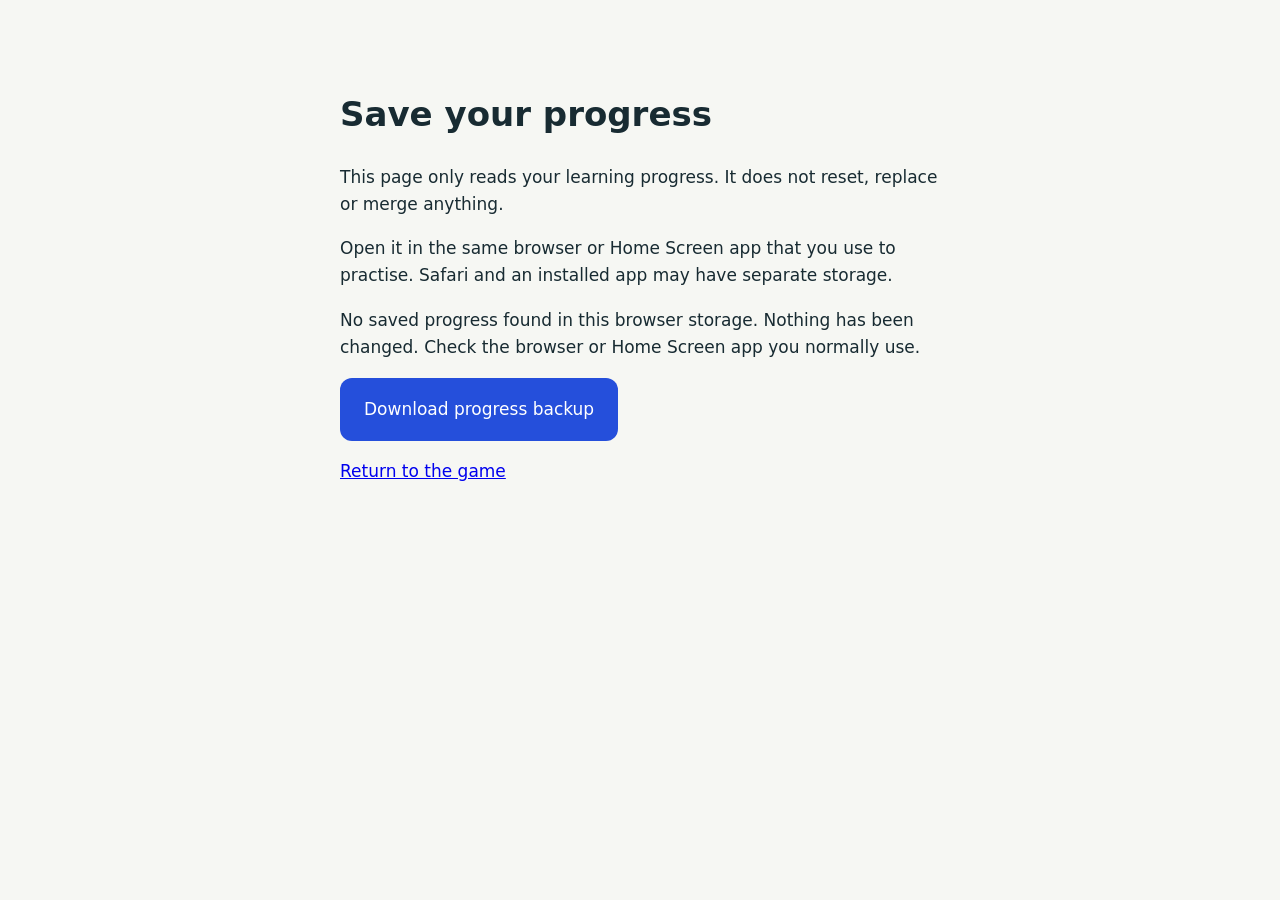
<file: progress-backup.html>
<!doctype html><html lang="en"><meta charset="utf-8"><meta name="viewport" content="width=device-width,initial-scale=1"><title>Save your Hastings learning progress</title><style>body{font:17px/1.6 system-ui;max-width:600px;margin:40px auto;padding:24px;color:#182b32;background:#f6f7f3}button{font:inherit;padding:18px 24px;min-height:48px;border:0;border-radius:12px;background:#254fdb;color:white}p{overflow-wrap:anywhere}</style><h1>Save your progress</h1><p>This page only reads your learning progress. It does not reset, replace or merge anything.</p><p>Open it in the same browser or Home Screen app that you use to practise. Safari and an installed app may have separate storage.</p><p id="summary" role="status"></p><button id="download" disabled>Download progress backup</button><p><a href="learn.html">Return to the game</a></p><script>
const key='hastingsLearnPrototype.v1',button=document.getElementById('download'),summary=document.getElementById('summary');let raw;
try{raw=localStorage.getItem(key);if(raw){try{const s=JSON.parse(raw);summary.textContent='Found '+Object.keys(s.stats||{}).length+' practised locations and '+(s.completed||0)+' completed lessons at '+location.origin+'.';}catch(_){summary.textContent='Saved data found. Download it unchanged for recovery.';}button.disabled=false;}else summary.textContent='No saved progress found in this browser storage. Nothing has been changed. Check the browser or Home Screen app you normally use.';}catch(_){summary.textContent='Browser storage is unavailable. Nothing has been changed.';}
button.onclick=()=>{const blob=new Blob([JSON.stringify({format:'hastings-learning-backup',version:1,origin:location.origin,path:location.pathname,exportedAt:new Date().toISOString(),storageKey:key,rawProgress:raw},null,2)],{type:'application/json'});const u=URL.createObjectURL(blob),a=document.createElement('a');a.href=u;a.download='Hastings-progress-'+new Date().toISOString().slice(0,10)+'.json';document.body.appendChild(a);a.click();a.remove();setTimeout(()=>URL.revokeObjectURL(u),60000);};
</script></html>
</file>
<file: study-base.css>
:root{color-scheme:light;--paper:#f6f7f3;--ink:#182b32;--muted:#586a70;--line:#dce3df;--blue:#254fdb;--green:#167057;--red:#ad3937;--radius:24px;font-family:Inter,-apple-system,BlinkMacSystemFont,"Segoe UI",sans-serif}
*{box-sizing:border-box}body{margin:0;background:var(--paper);color:var(--ink);font-size:16px;line-height:1.5}button,a{-webkit-tap-highlight-color:transparent}button{font:inherit;cursor:pointer}button:disabled{cursor:default}button:focus-visible,a:focus-visible,summary:focus-visible{outline:3px solid #db792c;outline-offset:5px}button{touch-action:manipulation}h1,h2,p{margin:0}h1,h2{line-height:1.1;letter-spacing:-.045em}h1{font-size:clamp(38px,5vw,62px);font-weight:700}h2{font-size:30px}a{color:inherit}svg{display:block}.shell{max-width:1120px;padding:0 40px;margin:auto}.topbar{display:flex;align-items:center;justify-content:space-between;gap:20px;padding:30px 0;border-bottom:1px solid var(--line)}.brand{display:flex;align-items:center;gap:12px}.brand-icon{width:43px;height:43px;background:var(--ink);border-radius:14px;display:grid;place-items:center;color:#d8ed9b}.brand strong{font-size:17px;letter-spacing:-.025em}.brand small{display:block;font-size:10px;font-weight:650;letter-spacing:.15em;color:var(--muted);margin-top:1px}.tag{font-size:12px;font-weight:650;padding:7px 12px;border:1px solid var(--line);border-radius:100px;white-space:nowrap}.dot{display:inline-block;width:6px;height:6px;border-radius:50%;background:var(--green);margin-right:6px}main{min-height:650px;padding:48px 0 35px}.eyebrow{text-transform:uppercase;letter-spacing:.16em;font-size:11px;font-weight:750;color:var(--muted)}.intro{display:flex;align-items:flex-end;justify-content:space-between;margin-bottom:30px;gap:32px}.intro h1{margin-top:14px}.intro-note{max-width:260px;color:var(--muted);font-size:15px;padding-bottom:5px}.home-grid{display:grid;grid-template-columns:1.65fr 1fr;gap:20px}.start-card{position:relative;overflow:hidden;background:var(--blue);border-radius:var(--radius);padding:32px;color:white;min-height:325px;display:flex;flex-direction:column;justify-content:space-between}.start-card .eyebrow{color:#d3dcff}.start-card h2{font-size:35px;margin:10px 0 12px;max-width:330px}.start-card p{max-width:300px;color:#e0e6ff;font-size:15px}.start-content{position:relative;z-index:1}.route-art{position:absolute;width:210px;height:220px;right:-35px;top:15px;opacity:.65;pointer-events:none}.primary{border:0;border-radius:14px;padding:17px 22px;font-weight:700;background:var(--ink);color:white;min-height:56px;display:inline-flex;align-items:center;justify-content:center;gap:28px;transition:transform .15s,background .15s}.primary:hover{background:#29444c;transform:translateY(-1px)}.primary:active{transform:translateY(1px)}.start-card .primary{background:#d8ed9b;color:var(--ink);width:100%;justify-content:space-between;margin-top:25px}.start-card .primary:hover{background:#e4f5b6}.session-meta{display:flex;gap:18px;margin-top:18px;font-size:12px;color:#e0e6ff}.stats-card{background:white;border:1px solid var(--line);border-radius:var(--radius);padding:28px;display:flex;flex-direction:column;justify-content:space-between}.stats-card h2{font-size:21px;letter-spacing:-.025em}.stats-row{display:flex;gap:28px;margin:25px 0 20px}.stat strong{display:block;font-size:36px;letter-spacing:-.05em;line-height:1}.stat span{display:block;font-size:12px;color:var(--muted);margin-top:8px}.meter{height:8px;background:#e8ede7;border-radius:100px;overflow:hidden}.meter>span{display:block;background:var(--green);height:100%;transition:width .35s;width:0}.stats-caption{font-size:12px;color:var(--muted);margin:10px 0 20px}.small-note{padding-top:18px;border-top:1px solid var(--line);font-size:13px;color:var(--muted)}.small-note strong{color:var(--ink)}.section-line{display:flex;align-items:center;justify-content:space-between;margin:32px 0 14px}.section-line h2{font-size:18px;letter-spacing:-.025em}.section-line span{font-size:12px;color:var(--muted)}.steps{display:grid;grid-template-columns:repeat(3,1fr);gap:14px}.step{display:flex;gap:12px;padding:20px;border:1px solid var(--line);border-radius:17px}.step-number{height:28px;width:28px;flex:0 0 28px;border-radius:50%;display:grid;place-items:center;font-size:12px;font-weight:700;background:#e7ecdf}.step strong{display:block;font-size:14px}.step p{font-size:12px;color:var(--muted);margin-top:4px}.notice{margin-top:24px;font-size:12px;color:var(--muted);line-height:1.6}.notice strong{font-weight:650;color:var(--ink)}footer{display:flex;justify-content:space-between;gap:20px;border-top:1px solid var(--line);padding:20px 0 26px;font-size:11px;color:var(--muted)}footer a{text-decoration:none}footer a:hover{text-decoration:underline}.screen{animation:appear .25s ease-out}.lesson-shell{max-width:760px;margin:auto}.lesson-nav{display:flex;align-items:center;gap:20px;margin-bottom:18px}.text-button{background:none;border:0;padding:10px 0;color:var(--muted);font-size:13px;font-weight:600}.text-button:hover{color:var(--ink)}.lesson-label{margin-left:auto;font-size:12px;color:var(--muted)}.lesson-shell .meter{height:9px}.lesson-shell .meter>span{background:var(--blue)}.question-header{display:flex;justify-content:space-between;gap:10px;margin-top:35px}.question-header .eyebrow{color:var(--blue)}.question-header span:last-child{font-size:12px;color:var(--muted)}.question-prompt{margin-top:24px;color:var(--muted);font-size:17px}.question-title{font-size:clamp(29px,4.5vw,44px);margin-top:10px;line-height:1.14;max-width:720px;overflow-wrap:anywhere}.answers{display:grid;grid-template-columns:1fr 1fr;gap:14px;margin-top:30px}.answer{background:white;border:2px solid var(--line);border-radius:17px;padding:21px 18px;min-height:92px;text-align:left;display:flex;align-items:center;gap:14px;font-weight:650;font-size:17px;color:var(--ink);transition:transform .15s,border-color .15s,background .15s}.answer:not(:disabled):hover{border-color:var(--blue);background:#f0f3ff;transform:translateY(-2px)}.answer-key{display:grid;place-items:center;flex:0 0 28px;height:28px;border:1px solid var(--line);border-radius:8px;font-size:12px;color:var(--muted);font-weight:500}.answer-label{flex:1;overflow-wrap:anywhere}.answer-status{font-size:19px}.answer.correct{background:#eaf5ed;border-color:var(--green);color:#155c47}.answer.wrong{background:#fff0ed;border-color:var(--red);color:#922e2c}.answer:disabled:not(.correct):not(.wrong){color:#6d797d;background:#f4f5f3}.feedback{margin-top:22px;border-radius:17px;padding:20px 22px;background:#eaf5ed;display:flex;align-items:center;justify-content:space-between;gap:20px;animation:appear .2s ease-out}.feedback.incorrect{background:#fff0ed}.feedback strong{display:block;font-size:17px}.feedback p{font-size:14px;margin-top:4px}.feedback .primary{padding:14px 20px;min-height:50px;white-space:nowrap}.keyboard-hint{text-align:center;color:var(--muted);font-size:12px;margin:24px 0}.result{text-align:center;max-width:700px;margin:auto}.result-symbol{width:62px;height:62px;background:#d8ed9b;border-radius:21px;display:grid;place-items:center;margin:0 auto 20px;font-size:28px}.result .eyebrow{margin-bottom:12px}.result h1{font-size:44px}.result-sub{color:var(--muted);margin:14px auto 25px;max-width:440px;font-size:15px}.score-card{background:white;border:1px solid var(--line);border-radius:var(--radius);padding:22px;display:flex;align-items:center;justify-content:center;gap:30px;margin:25px 0}.score-large{font-size:55px;font-weight:750;letter-spacing:-.06em;line-height:1}.score-large small{font-size:23px;font-weight:500;color:var(--muted);letter-spacing:0}.score-description{text-align:left;font-size:14px;color:var(--muted);border-left:1px solid var(--line);padding-left:30px}.score-description strong{display:block;color:var(--ink);font-size:17px}.result-actions{display:flex;justify-content:center;gap:25px}.review-list{text-align:left;margin-top:30px}.review-list summary{cursor:pointer;font-weight:650;padding:15px 0}.review-row{padding:15px 0;border-top:1px solid var(--line);display:flex;gap:15px;align-items:flex-start;font-size:14px}.review-row strong{display:block}.review-row p{color:var(--muted);margin-top:3px}.review-mark{font-size:16px;color:var(--green)}.review-mark.missed{color:var(--red)}.storage-warning{border:1px solid #dfc593;background:#fff4dc;padding:14px 18px;border-radius:14px;margin-top:20px;font-size:13px}.fatal{padding:35px;background:white;border:1px solid var(--line);border-radius:var(--radius)}[hidden]{display:none!important}@keyframes appear{from{opacity:0;transform:translateY(6px)}to{opacity:1;transform:translateY(0)}}
@media(max-width:700px){.shell{padding:0 22px}.topbar{padding:22px 0}.brand strong{font-size:15px}.brand small{font-size:9px}.tag{font-size:10px;padding:6px 9px}main{padding:30px 0;min-height:0}.intro{display:block}.intro-note{margin-top:18px;max-width:340px}.home-grid{grid-template-columns:1fr}.start-card{min-height:300px;padding:26px}.start-card h2{font-size:31px}.stats-card{padding:24px}.stats-row{margin:22px 0}.steps{grid-template-columns:1fr;gap:9px}.step{padding:15px}.section-line{margin-top:28px}.question-header{margin-top:28px}.question-header span:last-child{font-size:11px;max-width:46%;text-align:right}.question-prompt{font-size:16px;margin-top:22px}.answers{grid-template-columns:1fr;gap:10px;margin-top:24px}.answer{min-height:70px;padding:17px 15px;font-size:16px}.feedback{align-items:stretch;flex-direction:column;gap:15px;padding:18px}.feedback .primary{width:100%}.keyboard-hint{display:none}.result h1{font-size:36px}.score-card{gap:20px;padding:22px 15px}.score-description{padding-left:20px}.score-large{font-size:48px}.result-actions{flex-direction:column;gap:10px}footer{font-size:10px}.route-art{right:-50px}.lesson-nav{gap:10px}.lesson-label{font-size:11px}}
@media(prefers-reduced-motion:reduce){*,*::before,*::after{animation:none!important;transition:none!important;scroll-behavior:auto!important}}
.mode-row,.category-grid{display:grid;grid-template-columns:repeat(2,minmax(0,1fr));gap:16px;margin:24px 0}.mode-card,.category-card{display:flex;flex-direction:column;gap:12px;text-align:left;padding:24px;border:1px solid var(--line,#dbe2ea);border-radius:20px;background:white;color:#20304a;font:inherit;cursor:pointer;min-width:0}.category-card strong,.mode-card strong{font-size:18px}.category-card>span,.mode-card>span{font-size:14px;line-height:1.5}.category-card:hover:not(:disabled),.mode-card:hover:not(:disabled){border-color:#254fdb;box-shadow:0 4px 18px #254fdb12}.category-card:disabled,.mode-card:disabled{opacity:.65;cursor:default}.category-card .meter{width:100%;height:5px}.category-card strong{overflow-wrap:anywhere}#category-section{scroll-margin-top:24px}button:focus-visible{outline:3px solid #254fdb;outline-offset:4px}@media(max-width:600px){.mode-row,.category-grid{grid-template-columns:1fr}.category-card,.mode-card{padding:20px}.section-line{flex-wrap:wrap;gap:8px}}.syllabus-warning{padding:14px 18px;border-left:3px solid #a87829;background:#fff7e7;border-radius:10px;font-size:14px;margin:20px 0}.syllabus-warning strong{display:block}.batch-grid{grid-template-columns:repeat(3,minmax(0,1fr))}@media(max-width:900px){.batch-grid{grid-template-columns:repeat(2,minmax(0,1fr))}}@media(max-width:600px){.batch-grid{grid-template-columns:1fr}.lesson-nav{align-items:flex-start}.lesson-label{text-align:right}}.text-button{min-height:44px}.progress-safety{margin-top:24px;padding:24px;border:1px solid var(--line);border-radius:18px}.progress-safety h2{font-size:22px;margin-bottom:12px}footer{padding-bottom:max(24px,env(safe-area-inset-bottom))}#export-status{font-size:13px;display:block}
</file>
<file: study.css>
.study-shell{max-width:1000px}.brand{text-decoration:none}.study-shell main{min-height:0;padding:24px 0}.study-shell .topbar{padding:18px 0}.study-shell h1{font-size:clamp(30px,5vw,46px)}.study-intro{margin:0 0 22px}.study-intro h1{margin:8px 0}.study-intro p{color:var(--muted)}.exam-date{font-size:13px;color:var(--green);font-weight:650}.subject-grid{display:grid;grid-template-columns:repeat(3,1fr);gap:14px}.subject-tile{display:flex;flex-direction:column;text-align:left;text-decoration:none;background:#fff;padding:20px;border:1px solid var(--line);border-radius:20px;min-height:176px;transition:transform .15s,border-color .15s}.subject-tile:hover{transform:translateY(-2px);border-color:var(--green)}.subject-tile h2{font-size:21px;letter-spacing:-.03em;margin:10px 0 6px}.subject-tile p{font-size:13px;color:var(--muted)}.subject-tile .meter{height:5px;margin-top:auto}.subject-icon{font-size:12px;color:var(--green);font-weight:800;letter-spacing:.08em}.subject-tile.mock{background:#182b32;color:white}.subject-tile.mock p{color:#dce3df}.subject-tile.mock .subject-icon{color:#d8ed9b}.mini-progress{font-size:12px;color:var(--muted);margin-top:9px}.mock .mini-progress{color:#dce3df}.study-actions{display:flex;flex-wrap:wrap;gap:10px;margin-top:20px}.study-actions>*{min-height:48px}.study-panel{background:white;border:1px solid var(--line);border-radius:20px;padding:24px;margin:18px 0}.study-panel h2{font-size:24px;margin:0 0 12px}.subject-links{display:flex;gap:10px;margin:16px 0;flex-wrap:wrap}.subject-links a{padding:12px 16px;border:1px solid var(--line);border-radius:12px;text-decoration:none;background:white}.back-link{display:inline-flex;align-items:center;min-height:44px;margin-bottom:12px;color:var(--muted);font-size:14px}.study-footer{display:flex;justify-content:space-between;gap:16px;padding:20px 0 26px;border-top:1px solid var(--line);font-size:12px;color:var(--muted)}.study-shell .question-title{font-size:clamp(25px,3.5vw,38px);letter-spacing:-.025em}.study-shell .question-header{margin:20px 0 12px}.study-shell .answers{margin-top:20px}.study-shell .answer{min-height:68px}.study-shell .notice{font-size:13px;margin:18px 0}.sign-card{display:flex;justify-content:center;background:white;border-radius:16px;margin:16px auto;padding:12px;width:180px}.sign-card img{width:132px;height:132px;object-fit:contain}.study-shell details{margin:16px 0}.study-shell summary{cursor:pointer;min-height:44px;padding:10px 0}.study-shell .feedback p{margin-top:8px}.study-shell .feedback a{text-decoration:underline}.study-shell .feedback{align-items:flex-start}.section-scores{width:100%;border-collapse:collapse;margin:18px 0}.section-scores th,.section-scores td{text-align:left;padding:12px 8px;border-bottom:1px solid var(--line)}.section-scores caption{text-align:left;font-weight:700;padding-bottom:10px}.study-shell button:disabled{opacity:.55}.tag-small{font-size:11px;border:1px solid var(--line);border-radius:8px;padding:4px 7px;display:inline-block}.study-shell input[type=file]{width:100%;margin:10px 0;min-height:44px}#save-warning{background:#fff0dd;border-radius:12px;padding:15px;margin-top:15px}.source-list li{margin:16px 0}.status-msg{display:block;margin-top:12px;color:var(--green)}.study-panel .small-note{margin-top:12px}.review-question{padding:16px 0;border-bottom:1px solid var(--line)}.review-question p{margin:5px 0}.study-shell .lesson-nav{gap:16px}.study-shell .lesson-label{white-space:normal;text-align:right}.study-shell .result h1{margin-top:14px}.subject-tile:focus-visible{outline-offset:2px}.study-shell .text-button{min-height:44px} .study-shell .primary{min-height:48px}
@media(max-width:650px){.study-shell{padding:0 18px}.study-shell main{padding-top:18px}.study-shell .topbar{gap:8px}.study-shell .tag{font-size:10px;padding:6px 8px}.study-shell .brand-icon{width:34px;height:34px;border-radius:10px}.study-shell .brand{gap:8px}.study-shell .brand strong{font-size:15px}.study-shell .brand small{font-size:8px}.study-intro{margin-bottom:18px}.study-intro h1{font-size:32px}.subject-grid{grid-template-columns:repeat(2,minmax(0,1fr));gap:10px}.subject-tile{padding:13px;min-height:156px;border-radius:16px}.subject-tile h2{font-size:18px;margin:8px 0 5px;line-height:1.14}.subject-tile p{font-size:12px;line-height:1.4}.subject-tile .mini-progress{font-size:11px}.study-panel{padding:18px}.study-shell .answer{padding:14px 12px;min-height:64px}.study-shell .feedback{display:block;padding:18px}.study-shell .feedback .primary{width:100%;margin-top:15px}.study-shell .study-actions{display:grid;grid-template-columns:1fr}.study-shell .study-actions .primary{width:100%}.study-footer{display:block}.study-footer span{display:block;margin-top:8px}.section-scores{font-size:13px}.section-scores th,.section-scores td{padding:10px 4px}}
@media(prefers-reduced-motion:reduce){*{scroll-behavior:auto!important;animation:none!important;transition:none!important}}
.study-shell h1[tabindex="-1"]:focus{outline:none}

.appendix-grid{display:grid;grid-template-columns:repeat(2,minmax(0,1fr));gap:10px;margin-top:16px}.appendix-topic{display:flex;flex-direction:column;gap:8px;padding:14px;border:1px solid #d5dfda;border-radius:14px;text-decoration:none;min-height:64px}.appendix-topic span{font-size:12px;color:#50656b}.appendix-topic[aria-current]{background:#e4eee3}.subject-tile:last-child:nth-child(odd){grid-column:1/-1}@media(max-width:400px){.appendix-grid{grid-template-columns:1fr}}

/* Unified local preview dashboard; existing lesson styles and palettes retained. */
.home-control{display:inline-flex;align-items:center;justify-content:center;min-height:44px;text-decoration:none}.dashboard-heading{display:flex;align-items:flex-start;justify-content:space-between;gap:16px;margin-bottom:20px}.dashboard-heading h1{margin:6px 0 10px}.dashboard-heading p{color:var(--muted)}.subject-shortcuts{display:grid;grid-template-columns:repeat(4,minmax(0,1fr));gap:9px;margin-bottom:20px}.subject-shortcut{display:flex;flex-direction:column;justify-content:center;gap:6px;border:1px solid var(--line);background:white;border-radius:14px;padding:13px 14px;min-height:78px;text-decoration:none;font-weight:650;font-size:14px;color:var(--ink)}.subject-shortcut span{font-size:11px;font-weight:400;color:var(--muted)}.subject-shortcut.current{background:#182b32;color:white}.subject-shortcut.current span{color:#dce3df}.subject-shortcut:hover{border-color:var(--green)}.local-heading{display:flex;align-items:center;justify-content:space-between;gap:12px;margin-top:24px}.local-heading h2{font-size:23px}.local-heading>span{font-size:12px;color:var(--muted)}#local-dashboard .intro,#local-dashboard .progress-safety,#local-dashboard .notice{display:none}#local-dashboard .home-grid{margin-top:14px}#local-dashboard .start-card{min-height:260px}#local-dashboard .start-card h2{font-size:31px}#local-dashboard .stats-card{padding:24px}#local-dashboard .mode-row{margin:16px 0}.resume-shelf{padding:14px 16px;background:#edf1e7;border-radius:14px;margin-bottom:16px}.resume-shelf summary,.dashboard-backups summary{cursor:pointer;min-height:32px;font-weight:650}.resume-links{display:grid;grid-template-columns:repeat(2,minmax(0,1fr));gap:8px;margin-top:10px}.resume-links a{display:flex;flex-direction:column;gap:5px;padding:12px;background:white;border:1px solid var(--line);border-radius:10px;text-decoration:none;font-size:14px}.resume-links span{font-size:12px;color:var(--muted)}.dashboard-backups{padding:18px;border:1px solid var(--line);border-radius:16px;margin-top:26px}.dashboard-backups input{max-width:100%}a:focus-visible{outline:3px solid var(--green);outline-offset:3px}#local-focus{scroll-margin-top:18px}
@media(max-width:700px){.dashboard-heading .tag{display:none}.subject-shortcuts{grid-template-columns:repeat(2,minmax(0,1fr));gap:8px}.subject-shortcut{min-height:66px;padding:10px 12px}.local-heading{align-items:flex-start;flex-direction:column;gap:5px}.resume-links{grid-template-columns:1fr}#local-dashboard .start-card{min-height:230px}#local-dashboard .home-grid{gap:14px}.dashboard-heading h1{font-size:34px}.study-footer{flex-wrap:wrap}}

#local-dashboard .home-grid{display:none}.dashboard-summary{display:flex;align-items:center;justify-content:space-between;gap:20px;padding:20px 22px;border-radius:18px;background:var(--blue);color:white;margin-bottom:18px}.dashboard-summary p,.summary-position{font-size:13px;color:#e0e6ff;margin-top:8px}.summary-position{display:block}.dashboard-summary .primary{background:#d8ed9b;color:var(--ink);flex-shrink:0;min-height:48px}.dashboard-summary strong{font-size:18px}@media(max-width:700px){.dashboard-summary{flex-direction:column;align-items:stretch;padding:18px;gap:14px}.dashboard-summary .primary{width:100%}#local-dashboard .batch-grid{grid-template-columns:repeat(2,minmax(0,1fr))}#local-dashboard .batch-grid .category-card{padding:14px;gap:8px}#local-dashboard .batch-grid strong{font-size:15px}#local-dashboard .batch-grid .category-card>span{font-size:12px}}

/* Focused lessons; shared automatic/manual feedback treatment. */
.lesson-active .topbar,.lesson-active .study-footer{display:none}
.lesson-active .study-shell{max-width:800px}
.lesson-active .study-shell main{padding-top:max(12px,env(safe-area-inset-top));padding-bottom:190px}
.lesson-active .lesson-shell{max-width:720px;margin:0 auto}
.lesson-active .lesson-nav{margin-bottom:4px;align-items:center;flex-wrap:wrap;gap:4px 12px}
.lesson-active .lesson-nav .text-button{font-size:14px}
.advance-setting{display:flex;align-items:center;gap:8px;font-size:12px;color:var(--muted);min-height:44px;margin-bottom:8px;cursor:pointer}
.advance-setting input{width:18px;height:18px;accent-color:var(--green)}
.lesson-active .question-header{margin:16px 0 10px}
.lesson-active .question-title{font-size:clamp(23px,3.5vw,34px);line-height:1.2;margin:8px 0 16px}
.lesson-active .answers{gap:9px;margin-top:16px}
.lesson-active .answer{min-height:56px;padding:12px 14px}
.lesson-active .answer:disabled{opacity:1}
.lesson-active .syllabus-warning{font-size:12px;line-height:1.4;margin:10px 0;padding:10px}
.lesson-active .sign-card{margin:10px auto;padding:6px;width:120px}
.lesson-active .sign-card img{width:100px;height:100px}
.lesson-active .feedback{position:fixed;z-index:5;bottom:0;left:50%;transform:translateX(-50%);width:min(100%,760px);box-sizing:border-box;margin:0;border-radius:16px 16px 0 0;padding:14px 18px calc(14px + env(safe-area-inset-bottom));box-shadow:0 -4px 20px #182b3212;max-height:180px;overflow:auto;background:#e9f3dd}
.lesson-active .feedback.incorrect{background:#fff0dd}
.lesson-active .feedback p{font-size:13px;line-height:1.35;margin-top:4px}
.lesson-active .feedback p.small-note{font-size:11px}
.lesson-active .feedback #next[hidden]{display:none}
.lesson-active.manual-advance .feedback{max-height:45vh}
.lesson-active.manual-advance .study-shell main{padding-bottom:320px}
@media(max-width:430px){.lesson-active .study-shell{padding:0 14px}.lesson-active .lesson-label{font-size:11px}.lesson-active .answer-key{display:none}.lesson-active .answer{font-size:15px}.lesson-active .question-header{font-size:11px}.lesson-active .lesson-nav{gap:0}.lesson-active .lesson-nav .lesson-label{margin-left:auto}}
.lesson-active .screen{animation:none;transform:none;opacity:1}
.lesson-active .feedback{animation:none;opacity:1}

/* The existing cards now form the main printed-sheet learning path. */
.batch-card.batch-next{border-color:var(--blue);box-shadow:0 0 0 1px var(--blue)}
.batch-card.batch-mastered{background:#edf4e2;border-color:#91ac66}
.batch-places{list-style:none;padding:0;margin-top:16px}
.batch-places li{display:flex;justify-content:space-between;gap:16px;padding:14px 0;border-bottom:1px solid var(--line)}
.batch-places li div{display:flex;flex-direction:column;gap:5px}
.batch-places li div span{font-size:12px;color:var(--muted)}
#category-section{margin:20px 0}#category-section summary{cursor:pointer;min-height:44px;font-weight:650}#category-section .category-grid{margin-top:12px}
@media(max-width:430px){#local-dashboard .batch-grid{grid-template-columns:1fr}.batch-places li{flex-direction:column;gap:4px}}

/* Local Knowledge Mock Test uses the existing visual language. */
.local-mock-entry{display:flex;justify-content:space-between;align-items:center;gap:12px;padding:20px 22px;margin:20px 0;border:1px solid var(--line);border-radius:16px;background:#edf1e7;text-decoration:none;color:var(--ink)}
.local-mock-entry span{font-size:13px}.mock-record{display:flex;justify-content:space-between;gap:20px;margin:24px 0}.mock-record>div{display:flex;flex-direction:column;gap:10px}.mock-record strong{font-size:22px}
.mock-history{list-style:none;padding:0}.mock-history a{display:flex;align-items:center;justify-content:space-between;gap:16px;padding:16px 0;border-bottom:1px solid var(--line);text-decoration:none}.mock-history a>span{display:flex;flex-direction:column;gap:6px}.mock-history a>span>span{font-size:12px;color:var(--muted)}
.answer.mock-selected{border-color:var(--blue);background:#eef1ff;box-shadow:0 0 0 1px var(--blue)}.mock-selection{margin-left:auto;font-size:12px;font-weight:600}.mock33-active .study-shell main{padding-bottom:36px}.mock33-active .study-actions{justify-content:space-between;margin-top:20px}.mock-outcome.mock-pass{color:#416426}.mock-outcome.mock-fail{color:#9b3b22}
@media(max-width:600px){.local-mock-entry,.mock-record,.mock-history a{align-items:flex-start;flex-direction:column}.mock-history a{gap:8px}.mock-selection{font-size:11px}}

/* Separate revision progress, using the existing learning design. */
.weak-category-grid{display:grid;grid-template-columns:repeat(2,minmax(0,1fr));gap:14px;margin:20px 0}.weak-category{display:flex;flex-direction:column;gap:12px;border:1px solid var(--line);border-radius:16px;padding:20px;background:white;text-decoration:none;color:var(--ink)}.weak-category strong{font-size:19px}.weak-category>span{font-size:13px}.weak-category .meter{width:100%;margin:0;height:7px}.weak-recommendations{padding-left:20px;line-height:1.7}.weak-recommendations li{margin:10px 0}.weak-summary .primary{display:inline-block;text-decoration:none;margin-top:15px}.weak-breakdown{margin-top:15px}.weak-breakdown summary{cursor:pointer;min-height:44px;display:flex;align-items:center}.weak-feedback{margin:20px 0}.weak-feedback h2{font-size:22px}.weak-summary h3{font-size:18px;margin-top:20px}
@media(max-width:600px){.weak-category-grid{grid-template-columns:1fr}.weak-category{padding:17px}.weak-recommendations{padding-left:18px}.weak-summary .primary{max-width:100%;white-space:normal}}
</file>
